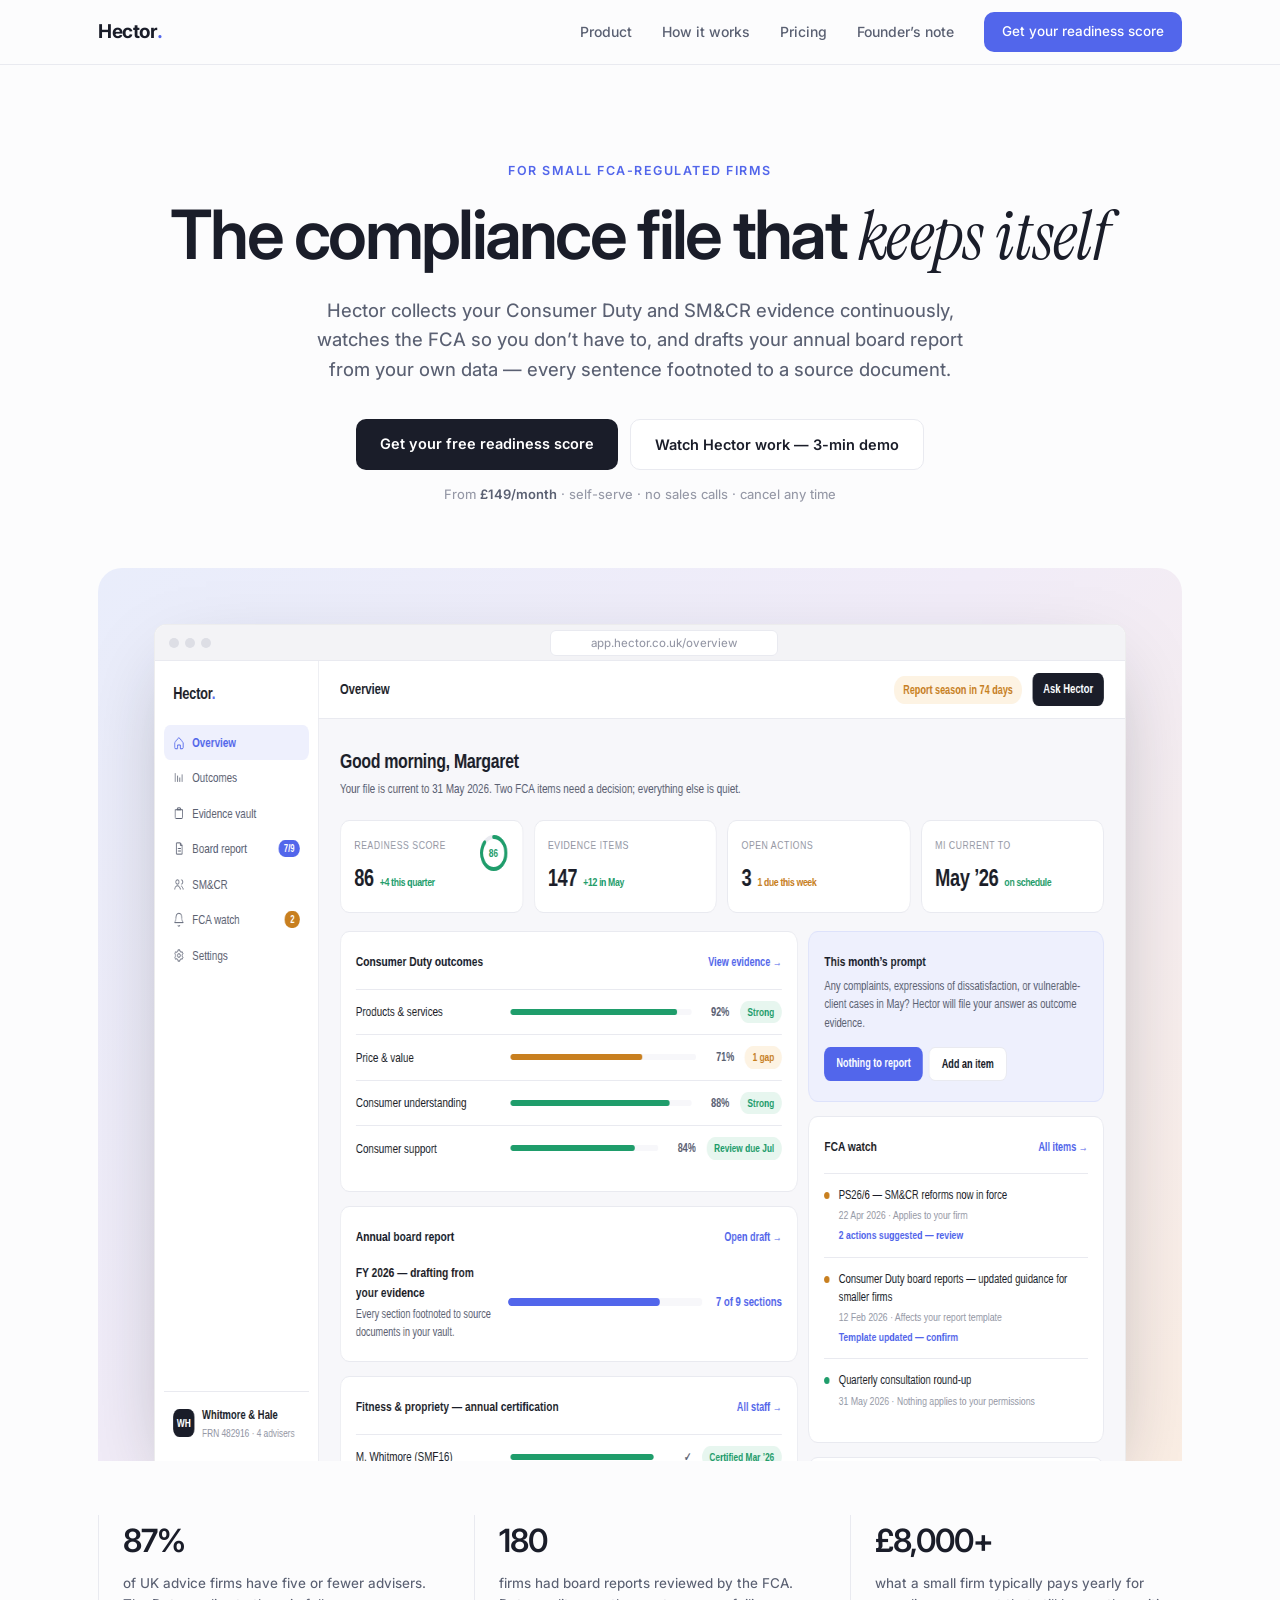
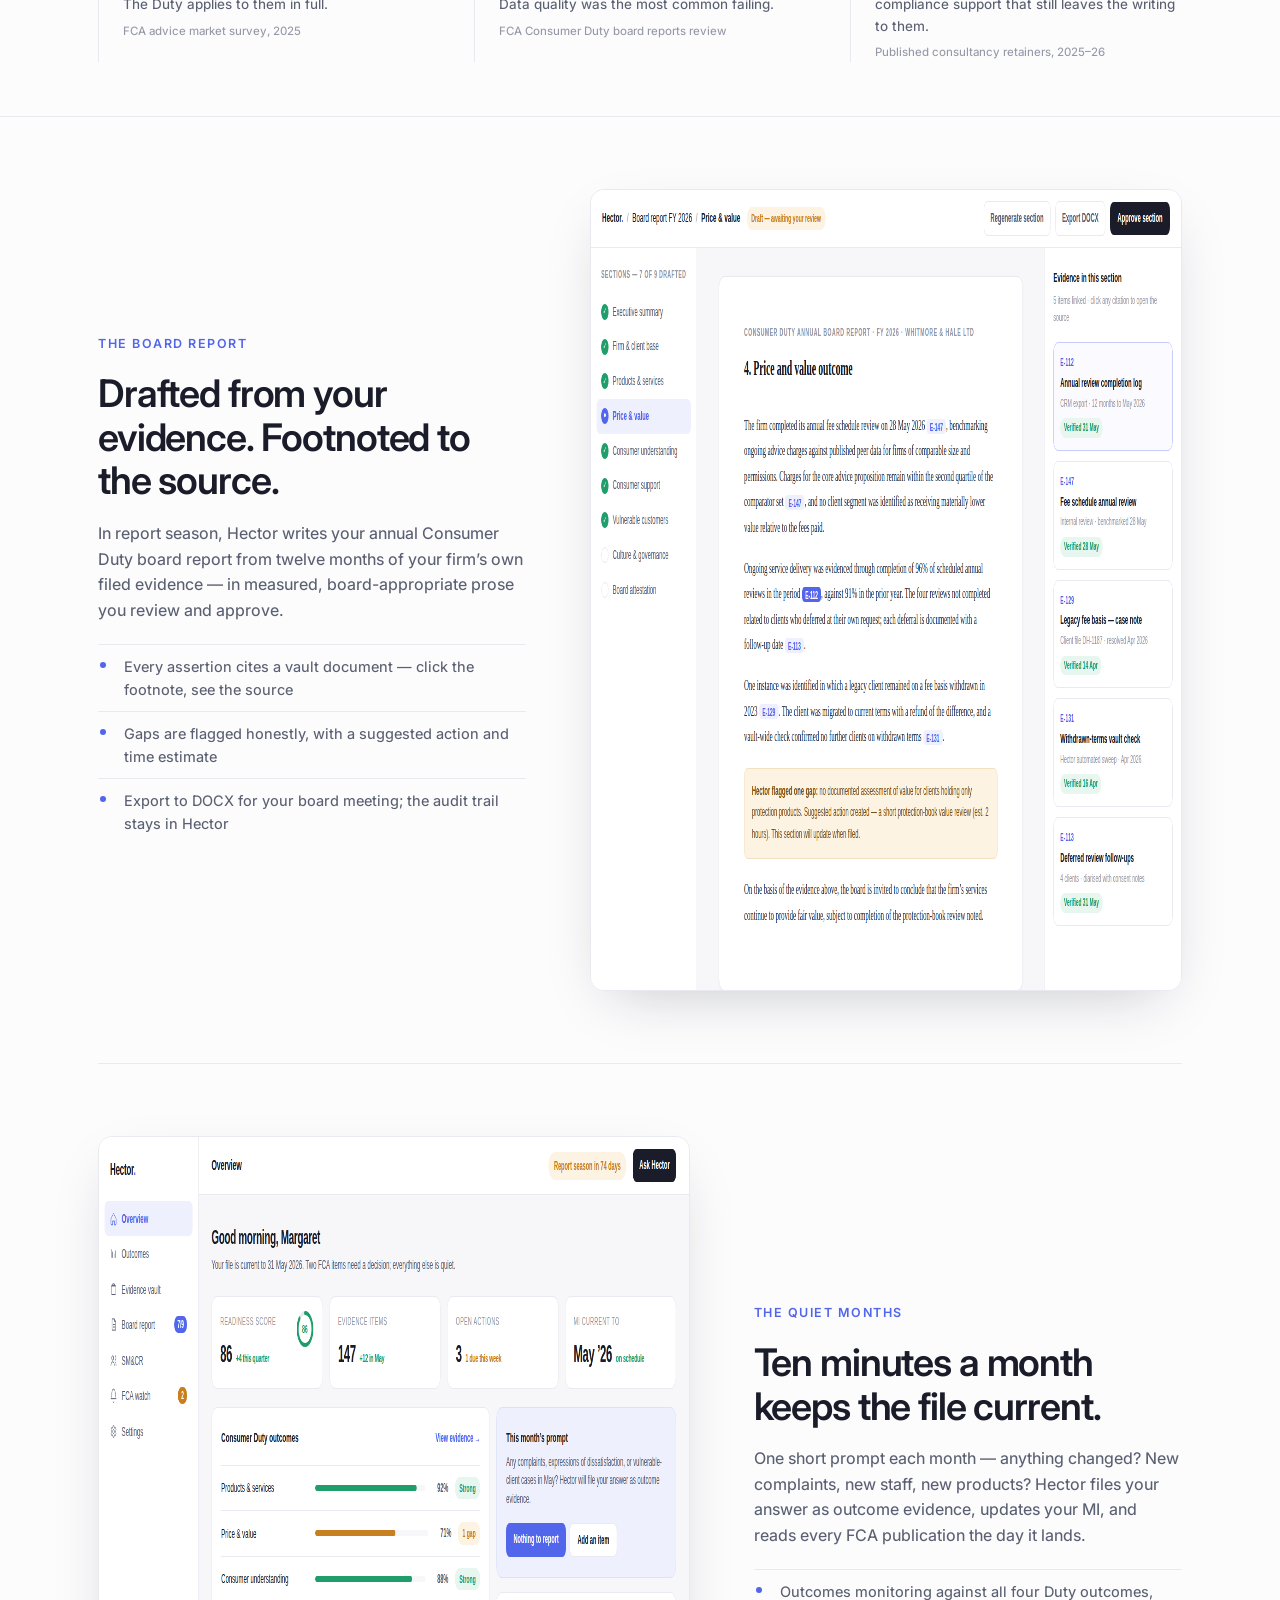
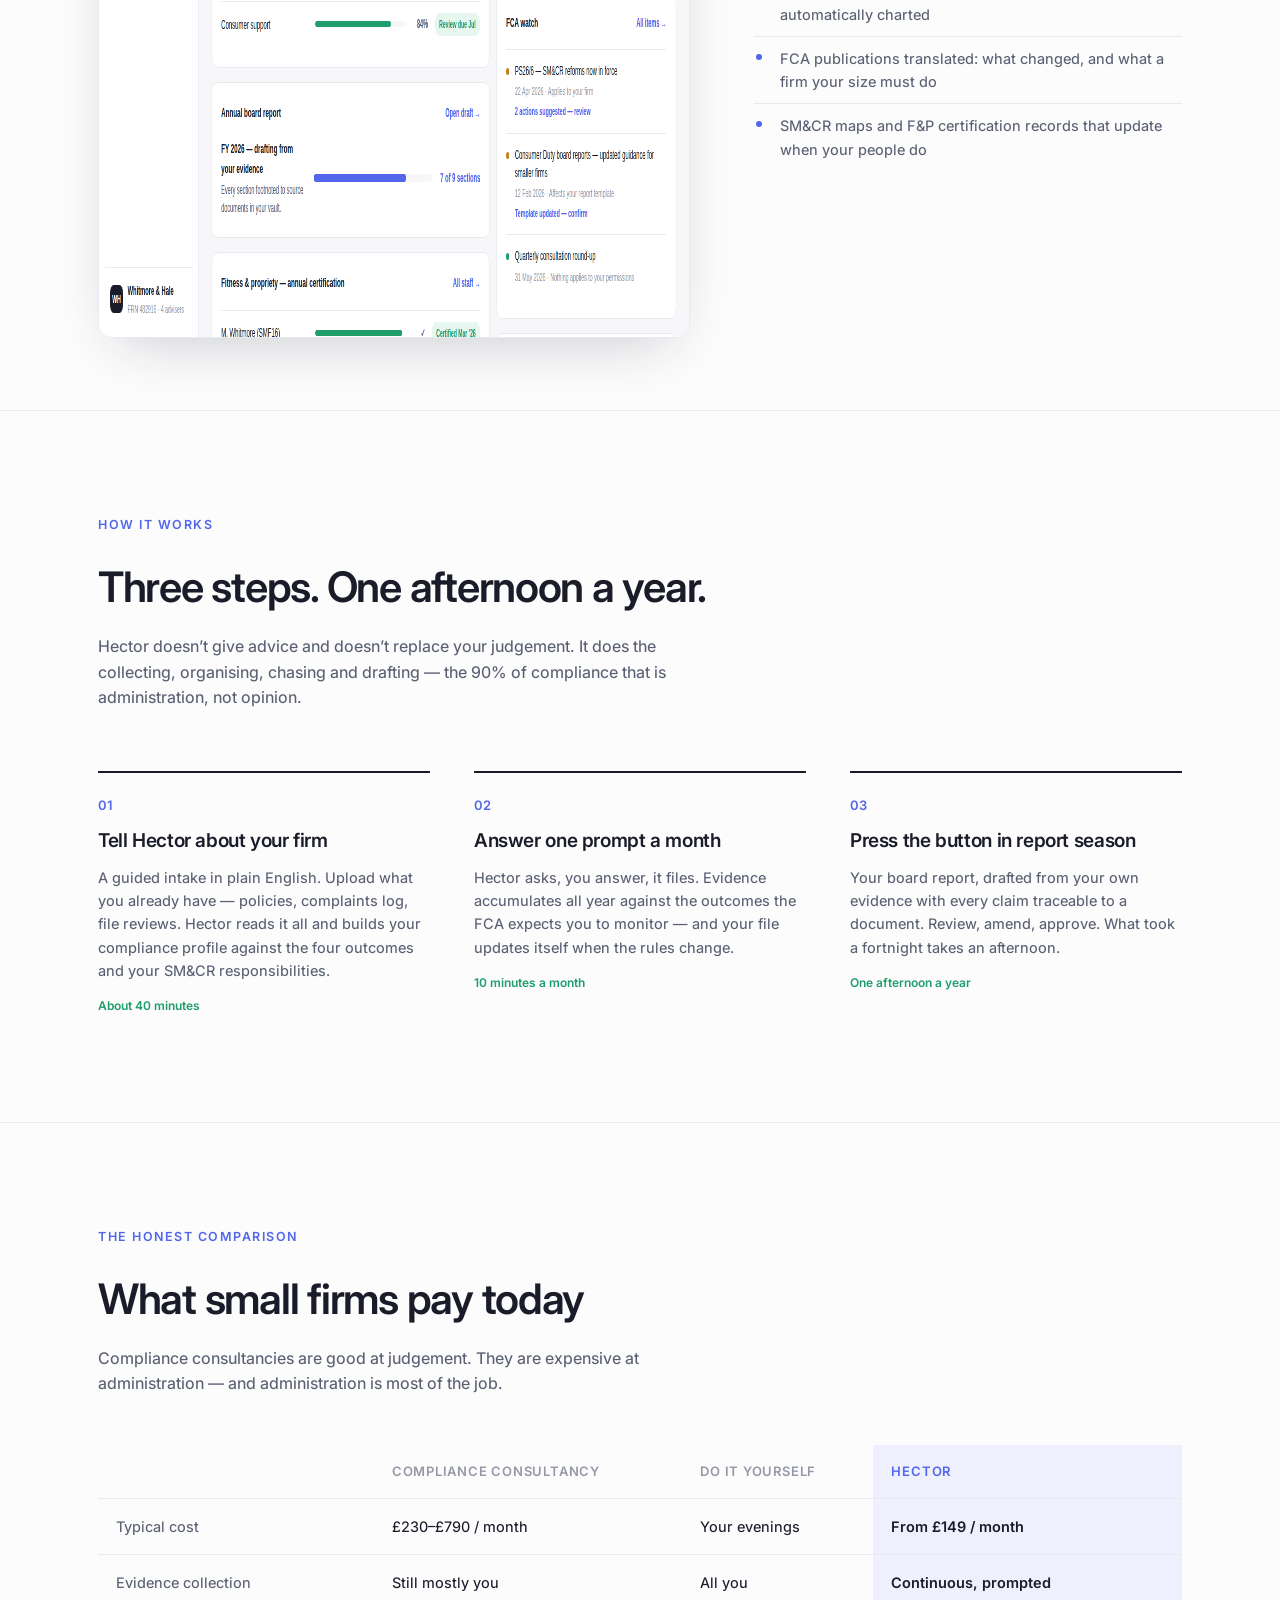
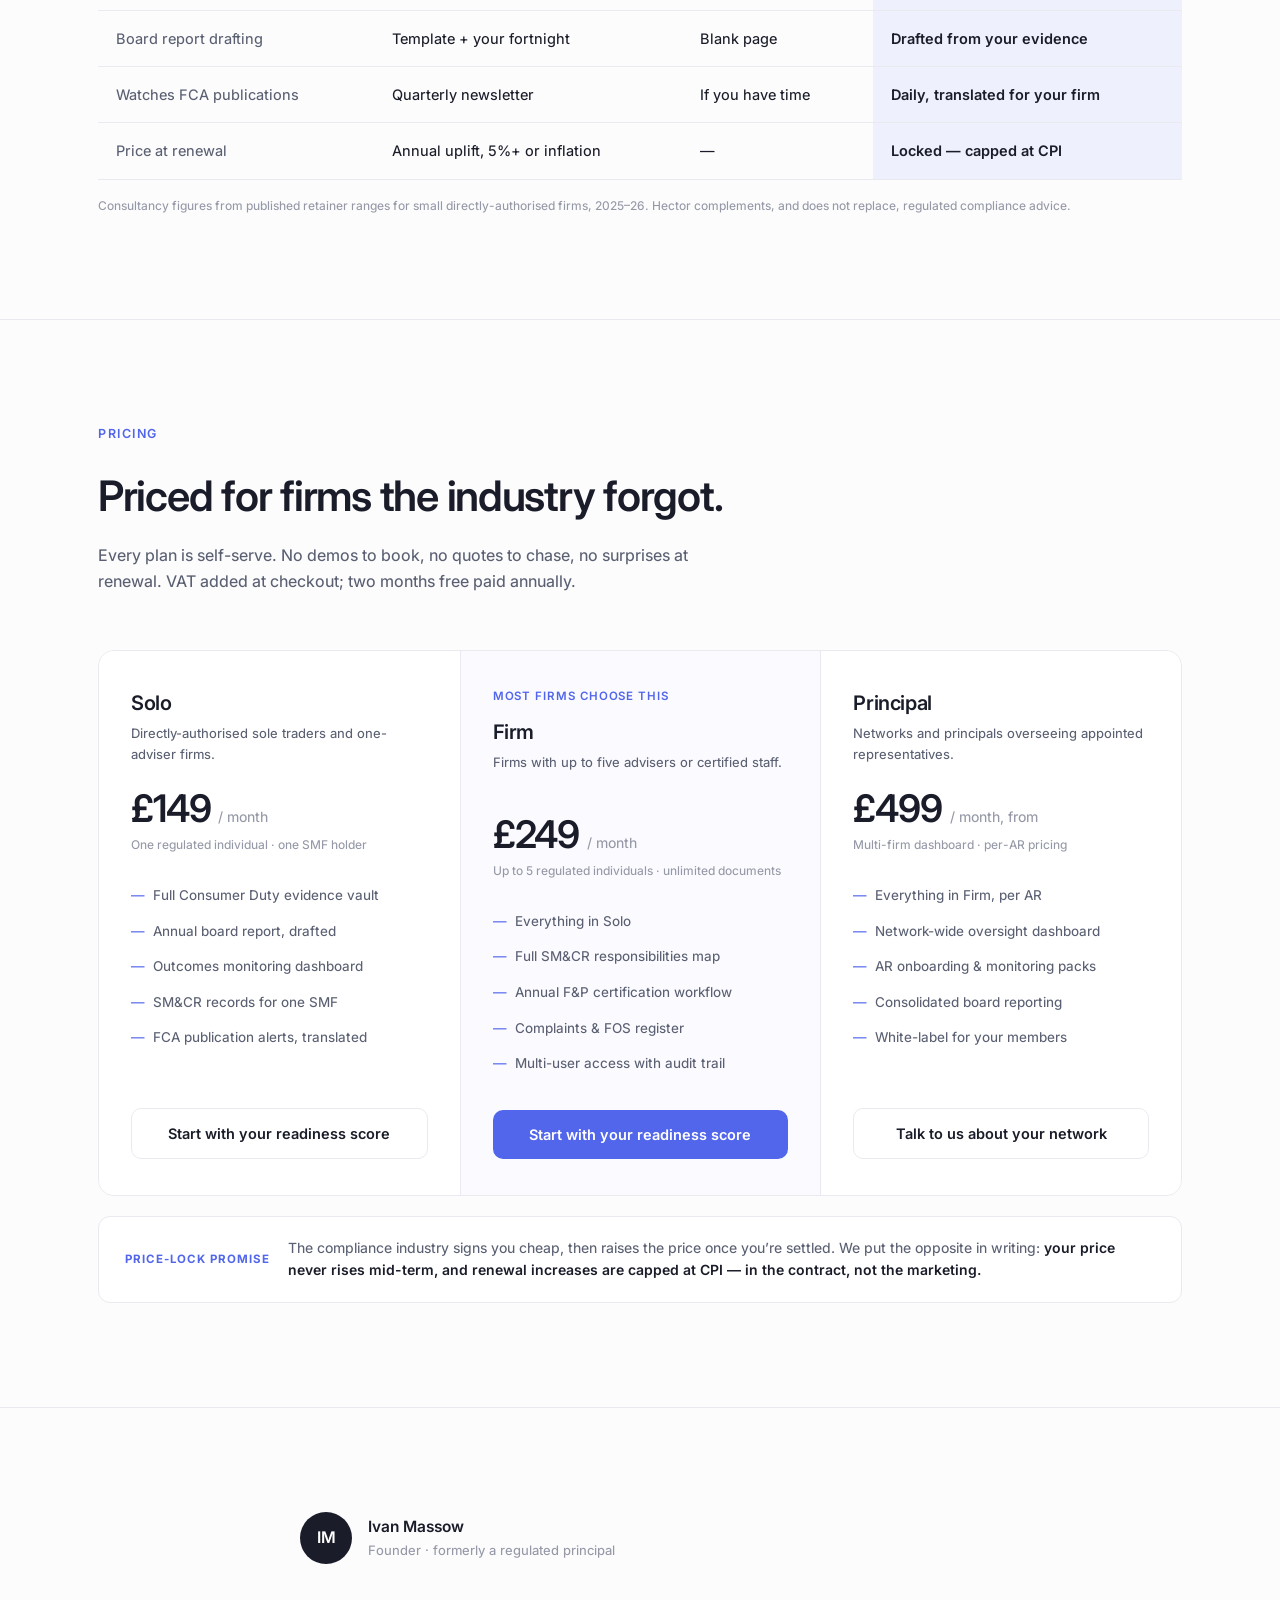
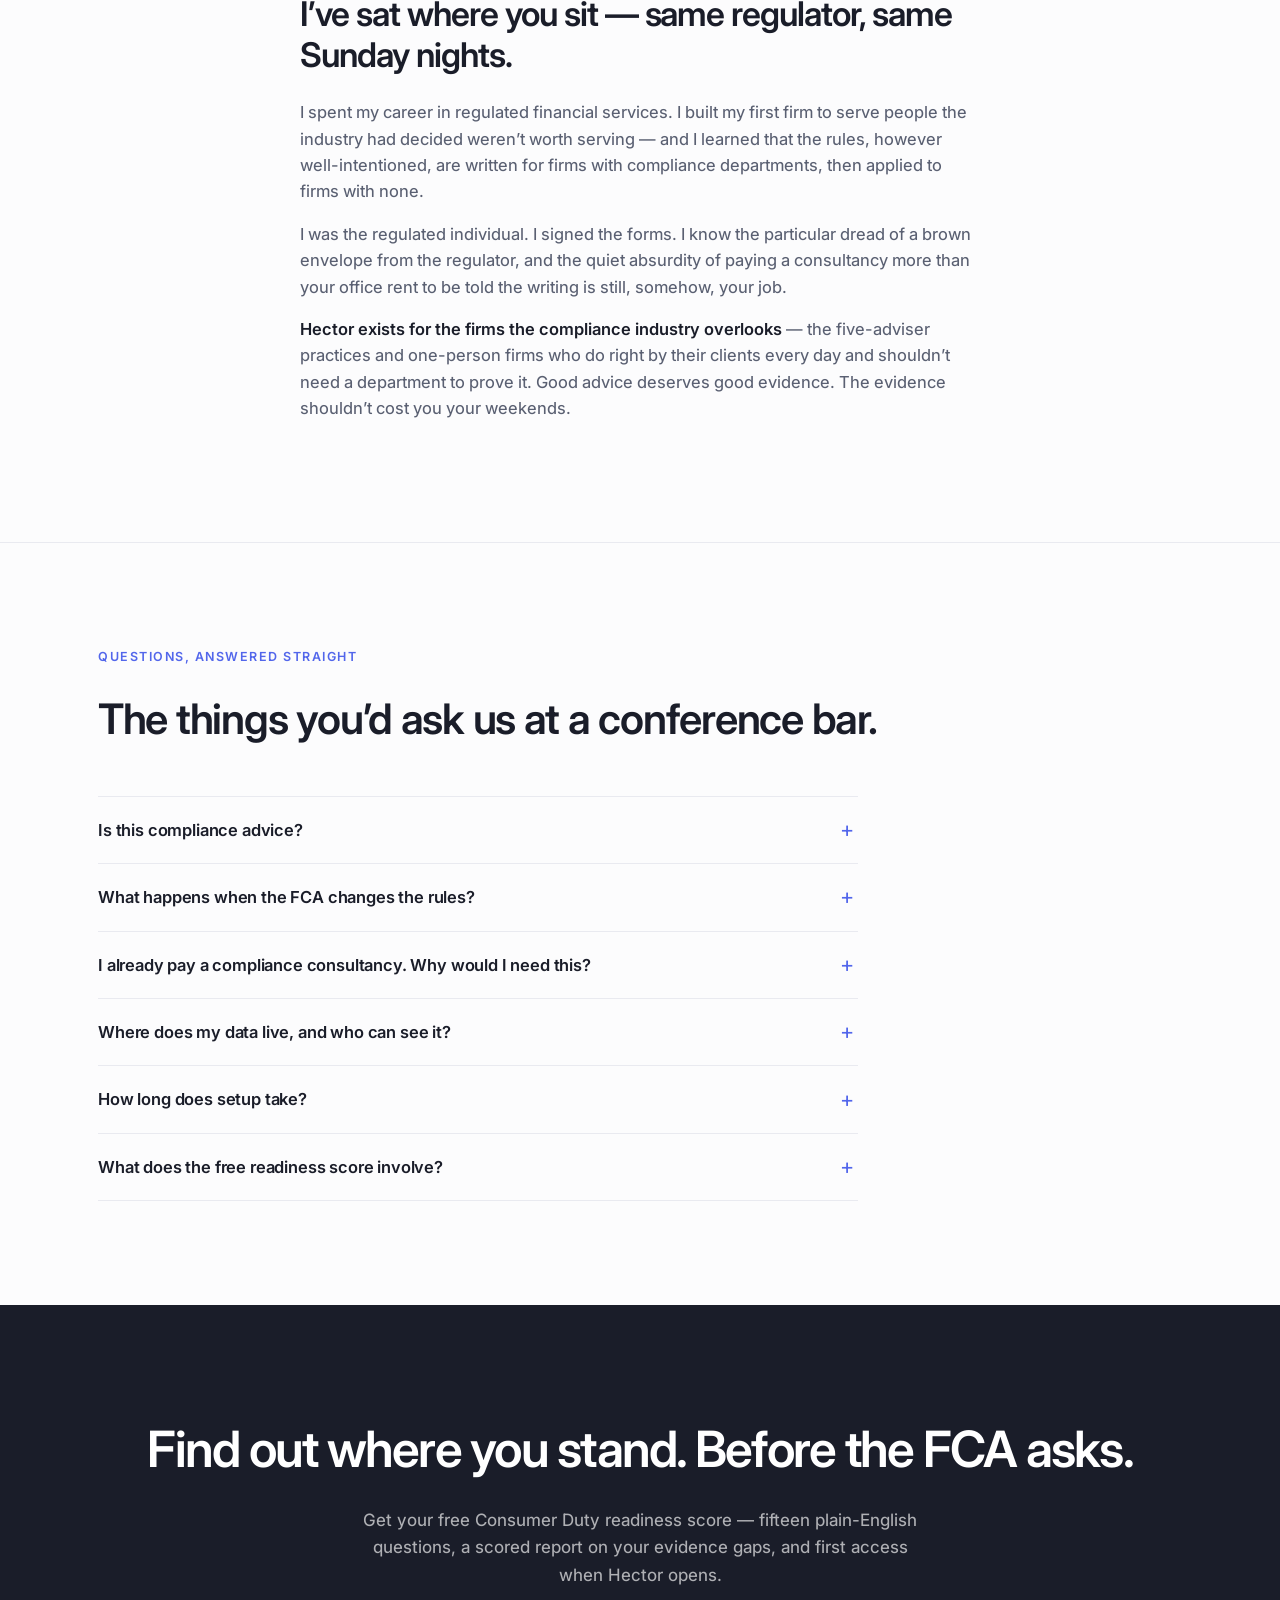
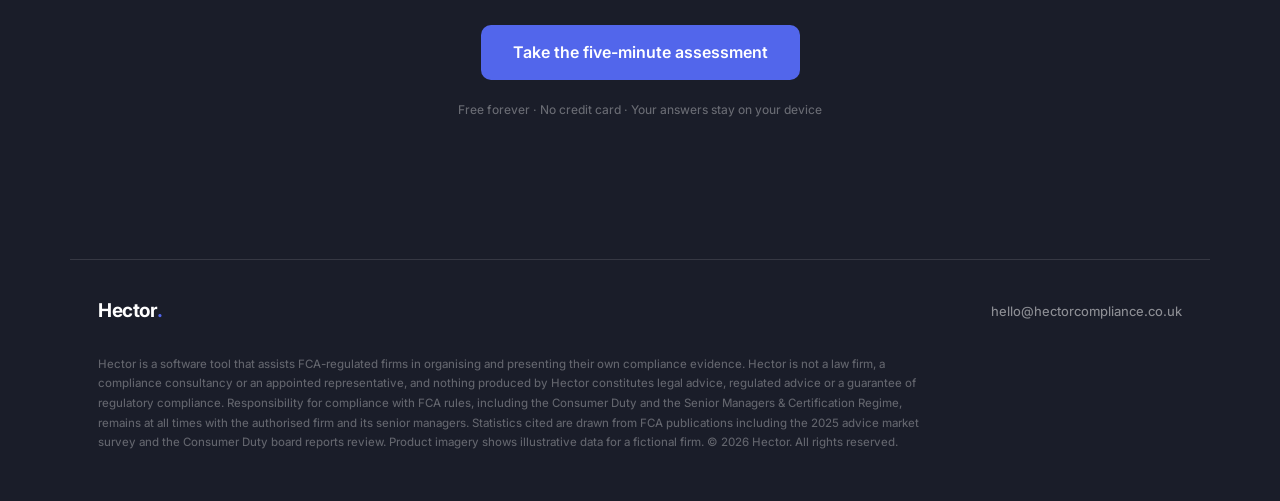
<file: hector/index.html>
<!DOCTYPE html>
<html lang="en-GB">
<head>
<meta charset="UTF-8">
<meta name="viewport" content="width=device-width, initial-scale=1.0">
<title>Hector — Consumer Duty &amp; SM&amp;CR, handled. For small FCA-regulated firms.</title>
<meta name="description" content="Hector keeps your Consumer Duty and SM&CR evidence continuously, then drafts your annual board report from your own data. For small FCA-regulated firms. From £149/month.">
<link rel="preconnect" href="https://fonts.googleapis.com">
<link rel="preconnect" href="https://fonts.gstatic.com" crossorigin>
<link href="https://fonts.googleapis.com/css2?family=Inter:wght@400;450;500;600;700&family=Instrument+Serif:ital@1&display=swap" rel="stylesheet">
<style>
  :root {
    --bg: #fcfcfd;
    --panel: #ffffff;
    --ink: #1a1d29;
    --soft: #5a6072;
    --faint: #9598a6;
    --line: #e9eaf0;
    --accent: #5266eb;
    --accent-deep: #3d4fd0;
    --accent-soft: #eef0fd;
    --green: #1f9d6b;
    --amber: #c87f1f;
    --max: 1140px;
  }
  * { margin:0; padding:0; box-sizing:border-box; }
  html { scroll-behavior:smooth; }
  body {
    font-family:'Inter',-apple-system,sans-serif;
    font-size:16px; line-height:1.6; font-weight:450;
    color:var(--ink); background:var(--bg);
    -webkit-font-smoothing:antialiased;
  }
  .wrap { max-width:var(--max); margin:0 auto; padding:0 28px; }
  h1,h2,h3 { font-weight:600; letter-spacing:-0.03em; }
  section { padding:104px 0; }
  .kicker {
    font-size:12.5px; font-weight:600; letter-spacing:.12em; text-transform:uppercase;
    color:var(--accent); margin-bottom:18px;
  }
  .btn {
    display:inline-block; font-size:14.5px; font-weight:600;
    padding:13px 24px; border-radius:10px; text-decoration:none;
    transition:all .15s ease; cursor:pointer; border:none;
  }
  .btn-ink { background:var(--ink); color:#fff; }
  .btn-ink:hover { background:#000; transform:translateY(-1px); }
  .btn-accent { background:var(--accent); color:#fff; }
  .btn-accent:hover { background:var(--accent-deep); transform:translateY(-1px); }
  .btn-ghost { background:#fff; color:var(--ink); border:1px solid var(--line); }
  .btn-ghost:hover { border-color:var(--faint); }
  .serif-i { font-family:'Instrument Serif',Georgia,serif; font-style:italic; font-weight:400; letter-spacing:-0.01em; }

  /* nav */
  nav {
    position:sticky; top:0; z-index:50;
    background:rgba(252,252,253,.85); backdrop-filter:blur(14px);
    border-bottom:1px solid var(--line);
  }
  .nav-inner { display:flex; align-items:center; justify-content:space-between; height:64px; }
  .logo { font-size:19px; font-weight:700; letter-spacing:-0.02em; color:var(--ink); text-decoration:none; }
  .logo span { color:var(--accent); }
  .nav-links { display:flex; gap:30px; align-items:center; }
  .nav-links a { font-size:14px; font-weight:500; color:var(--soft); text-decoration:none; }
  .nav-links a:hover { color:var(--ink); }
  .nav-cta { font-size:13.5px !important; padding:9px 18px !important; color:#fff !important; }
  @media (max-width:860px) { .nav-links a:not(.btn) { display:none; } }

  /* hero */
  .hero { padding:96px 0 0; text-align:center; }
  .hero h1 {
    font-size:clamp(40px,5.6vw,68px); line-height:1.04; letter-spacing:-0.04em;
    max-width:15em; margin:0 auto 24px;
  }
  .hero .lede { font-size:18.5px; color:var(--soft); max-width:36em; margin:0 auto 34px; }
  .hero-ctas { display:flex; gap:12px; justify-content:center; flex-wrap:wrap; margin-bottom:14px; }
  .hero-note { font-size:13px; color:var(--faint); }
  .hero-note b { color:var(--soft); font-weight:600; }

  .shot-stage {
    margin-top:64px; padding:56px 56px 0;
    background:linear-gradient(135deg,#e9edfb 0%,#f1ecf8 45%,#fbeee4 100%);
    border-radius:24px 24px 0 0; overflow:hidden;
  }
  .browser {
    border-radius:12px 12px 0 0; overflow:hidden;
    box-shadow:0 30px 80px -24px rgba(26,29,41,.35);
    border:1px solid rgba(26,29,41,.08); border-bottom:none;
    background:#fff;
  }
  .browser .bar {
    height:36px; background:#f3f3f6; border-bottom:1px solid var(--line);
    display:flex; align-items:center; gap:6px; padding:0 14px;
  }
  .browser .bar i { width:10px; height:10px; border-radius:50%; background:#dddee5; }
  .browser .bar .url {
    margin:0 auto; font-size:11.5px; color:var(--faint);
    background:#fff; border:1px solid var(--line); border-radius:6px; padding:3px 40px;
  }
  .browser img { width:100%; display:block; }
  @media (max-width:700px) { .shot-stage { padding:24px 18px 0; } }

  /* stat strip */
  .strip { border-bottom:1px solid var(--line); padding:54px 0; }
  .strip .wrap { display:grid; grid-template-columns:repeat(3,1fr); gap:44px; }
  .strip .stat { border-left:1px solid var(--line); padding-left:24px; }
  .strip .n { font-size:32px; font-weight:600; letter-spacing:-0.03em; }
  .strip .l { font-size:13.5px; color:var(--soft); margin-top:6px; }
  .strip .s { font-size:11.5px; color:var(--faint); margin-top:6px; }
  @media (max-width:860px) { .strip .wrap { grid-template-columns:1fr; gap:28px; } }

  /* feature rows */
  .feature .row {
    display:grid; grid-template-columns:0.42fr 0.58fr; gap:64px; align-items:center;
    padding:72px 0;
  }
  .feature .row + .row { border-top:1px solid var(--line); }
  .feature .row.flip { grid-template-columns:0.58fr 0.42fr; }
  .feature h2 { font-size:clamp(28px,3.2vw,38px); line-height:1.15; margin-bottom:18px; }
  .feature p { color:var(--soft); margin-bottom:14px; font-size:16px; }
  .feature ul { list-style:none; margin-top:20px; }
  .feature ul li {
    font-size:14.5px; color:var(--soft); padding:10px 0 10px 26px;
    border-top:1px solid var(--line); position:relative;
  }
  .feature ul li::before {
    content:""; position:absolute; left:2px; top:17px;
    width:6px; height:6px; border-radius:50%; background:var(--accent);
  }
  .shot-card {
    border-radius:14px; overflow:hidden;
    border:1px solid var(--line);
    box-shadow:0 20px 56px -22px rgba(26,29,41,.25);
  }
  .shot-card img { width:100%; display:block; }
  @media (max-width:880px) {
    .feature .row, .feature .row.flip { grid-template-columns:1fr; gap:36px; }
    .feature .row.flip .shot-card { order:2; }
  }

  /* how */
  .how { border-top:1px solid var(--line); }
  .how h2 { font-size:clamp(30px,3.6vw,42px); margin-bottom:14px; }
  .how .sub { color:var(--soft); max-width:38em; margin-bottom:60px; }
  .how-grid { display:grid; grid-template-columns:repeat(3,1fr); gap:44px; }
  .how-step { border-top:2px solid var(--ink); padding-top:22px; }
  .how-step .n { font-size:13px; font-weight:600; color:var(--accent); margin-bottom:10px; }
  .how-step h3 { font-size:19px; margin-bottom:10px; letter-spacing:-0.02em; }
  .how-step p { font-size:14.5px; color:var(--soft); }
  .how-step .t { display:inline-block; margin-top:14px; font-size:12px; font-weight:600; color:var(--green); }
  @media (max-width:860px) { .how-grid { grid-template-columns:1fr; gap:32px; } }

  /* comparison */
  .compare { border-top:1px solid var(--line); }
  .compare h2 { font-size:clamp(30px,3.6vw,42px); margin-bottom:14px; }
  .compare .sub { color:var(--soft); margin-bottom:48px; max-width:38em; }
  .comp-table { width:100%; border-collapse:collapse; }
  .comp-table th, .comp-table td {
    padding:16px 18px; text-align:left; font-size:14.5px;
    border-bottom:1px solid var(--line);
  }
  .comp-table th { font-size:13px; font-weight:600; color:var(--faint); text-transform:uppercase; letter-spacing:.06em; }
  .comp-table th.hl, .comp-table td.hl { background:var(--accent-soft); }
  .comp-table th.hl { color:var(--accent); }
  .comp-table td.hl { font-weight:600; }
  .comp-table td:first-child { color:var(--soft); }
  .comp-note { font-size:12px; color:var(--faint); margin-top:16px; }

  /* pricing */
  .pricing { border-top:1px solid var(--line); }
  .pricing h2 { font-size:clamp(30px,3.6vw,42px); margin-bottom:14px; }
  .pricing .sub { color:var(--soft); margin-bottom:56px; max-width:38em; }
  .tiers { display:grid; grid-template-columns:repeat(3,1fr); gap:0; border:1px solid var(--line); border-radius:16px; overflow:hidden; }
  .tier { padding:36px 32px; background:var(--panel); display:flex; flex-direction:column; }
  .tier + .tier { border-left:1px solid var(--line); }
  .tier.popular { background:#fbfbff; position:relative; }
  .tier .flag { font-size:11.5px; font-weight:600; color:var(--accent); letter-spacing:.08em; text-transform:uppercase; margin-bottom:10px; }
  .tier h3 { font-size:20px; margin-bottom:4px; letter-spacing:-0.02em; }
  .tier .who { font-size:13px; color:var(--soft); margin-bottom:24px; min-height:3em; }
  .tier .price { font-size:38px; font-weight:600; letter-spacing:-0.03em; line-height:1; }
  .tier .price span { font-size:14px; color:var(--faint); font-weight:450; letter-spacing:0; }
  .tier .per { font-size:12px; color:var(--faint); margin:8px 0 24px; }
  .tier ul { list-style:none; flex-grow:1; margin-bottom:28px; }
  .tier ul li { font-size:13.5px; color:var(--soft); padding:7px 0 7px 22px; position:relative; }
  .tier ul li::before { content:"—"; position:absolute; left:0; color:var(--accent); }
  .tier .btn { text-align:center; }
  .lock {
    margin-top:20px; border:1px solid var(--line); border-radius:12px;
    padding:20px 26px; display:flex; gap:18px; align-items:center; background:var(--panel);
  }
  .lock .tag { font-size:11.5px; font-weight:700; letter-spacing:.08em; text-transform:uppercase; color:var(--accent); white-space:nowrap; }
  .lock p { font-size:14px; color:var(--soft); }
  .lock p b { color:var(--ink); font-weight:600; }
  @media (max-width:920px) {
    .tiers { grid-template-columns:1fr; }
    .tier + .tier { border-left:none; border-top:1px solid var(--line); }
    .lock { flex-direction:column; align-items:flex-start; gap:8px; }
  }

  /* founder */
  .founder { border-top:1px solid var(--line); }
  .founder .inner { max-width:680px; margin:0 auto; text-align:left; }
  .founder .head { display:flex; align-items:center; gap:16px; margin-bottom:30px; }
  .founder .pic {
    width:52px; height:52px; border-radius:50%; flex-shrink:0;
    background:var(--ink); color:#fff; display:flex; align-items:center; justify-content:center;
    font-size:16px; font-weight:600;
  }
  .founder .head .n { font-weight:600; font-size:15.5px; }
  .founder .head .r { font-size:13px; color:var(--faint); }
  .founder h2 { font-size:clamp(26px,3vw,34px); line-height:1.2; margin-bottom:24px; }
  .founder p { color:var(--soft); margin-bottom:16px; font-size:16.5px; }
  .founder p b { color:var(--ink); font-weight:600; }

  /* faq */
  .faq { border-top:1px solid var(--line); }
  .faq h2 { font-size:clamp(30px,3.6vw,42px); margin-bottom:44px; }
  .faq-list { max-width:760px; }
  details { border-top:1px solid var(--line); }
  details:last-child { border-bottom:1px solid var(--line); }
  details summary {
    font-size:16.5px; font-weight:600; letter-spacing:-0.01em;
    padding:20px 40px 20px 0; cursor:pointer; list-style:none; position:relative;
  }
  details summary::-webkit-details-marker { display:none; }
  details summary::after {
    content:"+"; position:absolute; right:4px; top:50%; transform:translateY(-50%);
    font-size:22px; font-weight:400; color:var(--accent); transition:transform .2s ease;
  }
  details[open] summary::after { transform:translateY(-50%) rotate(45deg); }
  details p { color:var(--soft); padding:0 40px 22px 0; font-size:15px; }

  /* final */
  .final { background:var(--ink); color:#fff; text-align:center; padding:104px 0; }
  .final h2 { font-size:clamp(32px,4.2vw,50px); letter-spacing:-0.035em; margin-bottom:18px; }
  .final p { color:rgba(255,255,255,.65); max-width:33em; margin:0 auto 36px; font-size:17px; }
  .score-form { display:flex; gap:10px; justify-content:center; flex-wrap:wrap; max-width:540px; margin:0 auto; }
  .score-form input {
    flex:1; min-width:250px; font-family:'Inter',sans-serif; font-size:15px;
    padding:13px 18px; border-radius:10px;
    border:1px solid rgba(255,255,255,.22); background:rgba(255,255,255,.07); color:#fff; outline:none;
  }
  .score-form input::placeholder { color:rgba(255,255,255,.4); }
  .score-form input:focus { border-color:var(--accent); }
  .final .fine { font-size:12px; color:rgba(255,255,255,.35); margin-top:20px; }

  footer { background:var(--ink); color:rgba(255,255,255,.5); padding:0 0 48px; font-size:13px; }
  footer .wrap { border-top:1px solid rgba(255,255,255,.12); padding-top:36px; }
  footer .frow { display:flex; justify-content:space-between; align-items:center; flex-wrap:wrap; gap:16px; margin-bottom:28px; }
  footer .logo { color:#fff; }
  footer .disclaimer { font-size:11.5px; line-height:1.7; color:rgba(255,255,255,.32); max-width:72em; }
</style>
</head>
<body>

<nav>
  <div class="wrap nav-inner">
    <a class="logo" href="#">Hector<span>.</span></a>
    <div class="nav-links">
      <a href="#product">Product</a>
      <a href="#how">How it works</a>
      <a href="#pricing">Pricing</a>
      <a href="#founder">Founder’s note</a>
      <a href="score/" class="btn btn-accent nav-cta">Get your readiness score</a>
    </div>
  </div>
</nav>

<header class="hero">
  <div class="wrap">
    <div class="kicker">For small FCA-regulated firms</div>
    <h1>The compliance file that <span class="serif-i">keeps itself</span></h1>
    <p class="lede">Hector collects your Consumer Duty and SM&amp;CR evidence continuously, watches the FCA so you don’t have to, and drafts your annual board report from your own data — every sentence footnoted to a source document.</p>
    <div class="hero-ctas">
      <a href="score/" class="btn btn-ink">Get your free readiness score</a>
      <a href="demo/" class="btn btn-ghost">Watch Hector work — 3-min demo</a>
    </div>
    <p class="hero-note">From <b>£149/month</b> · self-serve · no sales calls · cancel any time</p>
    <div class="shot-stage" id="product">
      <div class="browser">
        <div class="bar"><i></i><i></i><i></i><span class="url">app.hector.co.uk/overview</span></div>
        <img src="assets/dashboard.png" alt="Hector dashboard — Consumer Duty outcomes, evidence vault, FCA watch and board report progress" width="1280" height="800">
      </div>
    </div>
  </div>
</header>

<div class="strip">
  <div class="wrap">
    <div class="stat">
      <div class="n">87%</div>
      <div class="l">of UK advice firms have five or fewer advisers. The Duty applies to them in full.</div>
      <div class="s">FCA advice market survey, 2025</div>
    </div>
    <div class="stat">
      <div class="n">180</div>
      <div class="l">firms had board reports reviewed by the FCA. Data quality was the most common failing.</div>
      <div class="s">FCA Consumer Duty board reports review</div>
    </div>
    <div class="stat">
      <div class="n">£8,000+</div>
      <div class="l">what a small firm typically pays yearly for compliance support that still leaves the writing to them.</div>
      <div class="s">Published consultancy retainers, 2025–26</div>
    </div>
  </div>
</div>

<section class="feature" style="padding:0;">
  <div class="wrap">
    <div class="row">
      <div>
        <div class="kicker">The board report</div>
        <h2>Drafted from your evidence. Footnoted to the source.</h2>
        <p>In report season, Hector writes your annual Consumer Duty board report from twelve months of your firm’s own filed evidence — in measured, board-appropriate prose you review and approve.</p>
        <ul>
          <li>Every assertion cites a vault document — click the footnote, see the source</li>
          <li>Gaps are flagged honestly, with a suggested action and time estimate</li>
          <li>Export to DOCX for your board meeting; the audit trail stays in Hector</li>
        </ul>
      </div>
      <div class="shot-card"><img src="assets/report.png" alt="Hector board report editor — drafted Price &amp; value section with evidence citations" width="1280" height="800"></div>
    </div>
    <div class="row flip">
      <div class="shot-card"><img src="assets/dashboard.png" alt="Hector overview dashboard" width="1280" height="800"></div>
      <div>
        <div class="kicker">The quiet months</div>
        <h2>Ten minutes a month keeps the file current.</h2>
        <p>One short prompt each month — anything changed? New complaints, new staff, new products? Hector files your answer as outcome evidence, updates your MI, and reads every FCA publication the day it lands.</p>
        <ul>
          <li>Outcomes monitoring against all four Duty outcomes, automatically charted</li>
          <li>FCA publications translated: what changed, and what a firm your size must do</li>
          <li>SM&amp;CR maps and F&amp;P certification records that update when your people do</li>
        </ul>
      </div>
    </div>
  </div>
</section>

<section class="how" id="how">
  <div class="wrap">
    <div class="kicker">How it works</div>
    <h2>Three steps. One afternoon a year.</h2>
    <p class="sub">Hector doesn’t give advice and doesn’t replace your judgement. It does the collecting, organising, chasing and drafting — the 90% of compliance that is administration, not opinion.</p>
    <div class="how-grid">
      <div class="how-step">
        <div class="n">01</div>
        <h3>Tell Hector about your firm</h3>
        <p>A guided intake in plain English. Upload what you already have — policies, complaints log, file reviews. Hector reads it all and builds your compliance profile against the four outcomes and your SM&amp;CR responsibilities.</p>
        <span class="t">About 40 minutes</span>
      </div>
      <div class="how-step">
        <div class="n">02</div>
        <h3>Answer one prompt a month</h3>
        <p>Hector asks, you answer, it files. Evidence accumulates all year against the outcomes the FCA expects you to monitor — and your file updates itself when the rules change.</p>
        <span class="t">10 minutes a month</span>
      </div>
      <div class="how-step">
        <div class="n">03</div>
        <h3>Press the button in report season</h3>
        <p>Your board report, drafted from your own evidence with every claim traceable to a document. Review, amend, approve. What took a fortnight takes an afternoon.</p>
        <span class="t">One afternoon a year</span>
      </div>
    </div>
  </div>
</section>

<section class="compare">
  <div class="wrap">
    <div class="kicker">The honest comparison</div>
    <h2>What small firms pay today</h2>
    <p class="sub">Compliance consultancies are good at judgement. They are expensive at administration — and administration is most of the job.</p>
    <table class="comp-table">
      <tr><th></th><th>Compliance consultancy</th><th>Do it yourself</th><th class="hl">Hector</th></tr>
      <tr><td>Typical cost</td><td>£230–£790 / month</td><td>Your evenings</td><td class="hl">From £149 / month</td></tr>
      <tr><td>Evidence collection</td><td>Still mostly you</td><td>All you</td><td class="hl">Continuous, prompted</td></tr>
      <tr><td>Board report drafting</td><td>Template + your fortnight</td><td>Blank page</td><td class="hl">Drafted from your evidence</td></tr>
      <tr><td>Watches FCA publications</td><td>Quarterly newsletter</td><td>If you have time</td><td class="hl">Daily, translated for your firm</td></tr>
      <tr><td>Price at renewal</td><td>Annual uplift, 5%+ or inflation</td><td>—</td><td class="hl">Locked — capped at CPI</td></tr>
    </table>
    <p class="comp-note">Consultancy figures from published retainer ranges for small directly-authorised firms, 2025–26. Hector complements, and does not replace, regulated compliance advice.</p>
  </div>
</section>

<section class="pricing" id="pricing">
  <div class="wrap">
    <div class="kicker">Pricing</div>
    <h2>Priced for firms the industry forgot.</h2>
    <p class="sub">Every plan is self-serve. No demos to book, no quotes to chase, no surprises at renewal. VAT added at checkout; two months free paid annually.</p>
    <div class="tiers">
      <div class="tier">
        <h3>Solo</h3>
        <p class="who">Directly-authorised sole traders and one-adviser firms.</p>
        <div class="price">£149 <span>/ month</span></div>
        <p class="per">One regulated individual · one SMF holder</p>
        <ul>
          <li>Full Consumer Duty evidence vault</li>
          <li>Annual board report, drafted</li>
          <li>Outcomes monitoring dashboard</li>
          <li>SM&amp;CR records for one SMF</li>
          <li>FCA publication alerts, translated</li>
        </ul>
        <a href="score/" class="btn btn-ghost">Start with your readiness score</a>
      </div>
      <div class="tier popular">
        <div class="flag">Most firms choose this</div>
        <h3>Firm</h3>
        <p class="who">Firms with up to five advisers or certified staff.</p>
        <div class="price">£249 <span>/ month</span></div>
        <p class="per">Up to 5 regulated individuals · unlimited documents</p>
        <ul>
          <li>Everything in Solo</li>
          <li>Full SM&amp;CR responsibilities map</li>
          <li>Annual F&amp;P certification workflow</li>
          <li>Complaints &amp; FOS register</li>
          <li>Multi-user access with audit trail</li>
        </ul>
        <a href="score/" class="btn btn-accent">Start with your readiness score</a>
      </div>
      <div class="tier">
        <h3>Principal</h3>
        <p class="who">Networks and principals overseeing appointed representatives.</p>
        <div class="price">£499 <span>/ month, from</span></div>
        <p class="per">Multi-firm dashboard · per-AR pricing</p>
        <ul>
          <li>Everything in Firm, per AR</li>
          <li>Network-wide oversight dashboard</li>
          <li>AR onboarding &amp; monitoring packs</li>
          <li>Consolidated board reporting</li>
          <li>White-label for your members</li>
        </ul>
        <a href="score/" class="btn btn-ghost">Talk to us about your network</a>
      </div>
    </div>
    <div class="lock">
      <span class="tag">Price-lock promise</span>
      <p>The compliance industry signs you cheap, then raises the price once you’re settled. We put the opposite in writing: <b>your price never rises mid-term, and renewal increases are capped at CPI — in the contract, not the marketing.</b></p>
    </div>
  </div>
</section>

<section class="founder" id="founder">
  <div class="wrap">
    <div class="inner">
      <div class="head">
        <div class="pic">IM</div>
        <div>
          <div class="n">Ivan Massow</div>
          <div class="r">Founder · formerly a regulated principal</div>
        </div>
      </div>
      <h2>I’ve sat where you sit — same regulator, same Sunday nights.</h2>
      <p>I spent my career in regulated financial services. I built my first firm to serve people the industry had decided weren’t worth serving — and I learned that the rules, however well-intentioned, are written for firms with compliance departments, then applied to firms with none.</p>
      <p>I was the regulated individual. I signed the forms. I know the particular dread of a brown envelope from the regulator, and the quiet absurdity of paying a consultancy more than your office rent to be told the writing is still, somehow, your job.</p>
      <p><b>Hector exists for the firms the compliance industry overlooks</b> — the five-adviser practices and one-person firms who do right by their clients every day and shouldn’t need a department to prove it. Good advice deserves good evidence. The evidence shouldn’t cost you your weekends.</p>
    </div>
  </div>
</section>

<section class="faq">
  <div class="wrap">
    <div class="kicker">Questions, answered straight</div>
    <h2>The things you’d ask us at a conference bar.</h2>
    <div class="faq-list">
      <details>
        <summary>Is this compliance advice?</summary>
        <p>No — and the distinction matters. Hector assembles, organises and drafts from <em>your</em> evidence and <em>your</em> decisions. It doesn’t judge whether a product is suitable or a practice compliant; that stays with you and, if you have one, your compliance consultant. Think of Hector as the world’s most diligent compliance administrator, not a compliance officer.</p>
      </details>
      <details>
        <summary>What happens when the FCA changes the rules?</summary>
        <p>That’s rather the point. Hector reads FCA publications as they land, works out what applies to a firm of your size and permissions, updates the relevant parts of your file, and tells you in plain English what changed and what (if anything) you need to do. Static policy libraries go stale; Hector rewrites itself.</p>
      </details>
      <details>
        <summary>I already pay a compliance consultancy. Why would I need this?</summary>
        <p>Keep them — for judgement. Most retainers still leave the evidence-gathering, MI and report-writing to you. Firms use Hector to do that administration continuously, then spend fewer consultancy hours on higher-value review. Some replace the retainer entirely; that’s your call, not our pitch.</p>
      </details>
      <details>
        <summary>Where does my data live, and who can see it?</summary>
        <p>UK-hosted, encrypted at rest and in transit, with a full audit trail of every access. Your client data is yours: we don’t train models on it, we don’t share it, and you can export or delete everything at any time. Full security documentation will be published before launch — we hold ourselves to the standard we help you evidence.</p>
      </details>
      <details>
        <summary>How long does setup take?</summary>
        <p>The guided intake takes about 40 minutes, and most firms have a working evidence vault the same day. No integration project, no consultant on site — if you can upload a PDF and answer plain-English questions about your firm, you can set up Hector.</p>
      </details>
      <details>
        <summary>What does the free readiness score involve?</summary>
        <p>Fifteen questions, five minutes, no credit card. You get a scored assessment of how your firm stands against the Consumer Duty evidence expectations the FCA set out in its board-report review — and which gaps to close first, whether or not you ever pay us a penny.</p>
      </details>
    </div>
  </div>
</section>

<section class="final" id="score">
  <div class="wrap">
    <h2>Find out where you stand. Before the FCA asks.</h2>
    <p>Get your free Consumer Duty readiness score — fifteen plain-English questions, a scored report on your evidence gaps, and first access when Hector opens.</p>
    <a href="score/" class="btn btn-accent" style="font-size:16px; padding:15px 32px;">Take the five-minute assessment</a>
    <p class="fine">Free forever · No credit card · Your answers stay on your device</p>
  </div>
</section>

<footer>
  <div class="wrap">
    <div class="frow">
      <a class="logo" href="#">Hector<span>.</span></a>
      <div>hello@hectorcompliance.co.uk</div>
    </div>
    <p class="disclaimer">Hector is a software tool that assists FCA-regulated firms in organising and presenting their own compliance evidence. Hector is not a law firm, a compliance consultancy or an appointed representative, and nothing produced by Hector constitutes legal advice, regulated advice or a guarantee of regulatory compliance. Responsibility for compliance with FCA rules, including the Consumer Duty and the Senior Managers &amp; Certification Regime, remains at all times with the authorised firm and its senior managers. Statistics cited are drawn from FCA publications including the 2025 advice market survey and the Consumer Duty board reports review. Product imagery shows illustrative data for a fictional firm. © 2026 Hector. All rights reserved.</p>
  </div>
</footer>

</body>
</html>
</file>
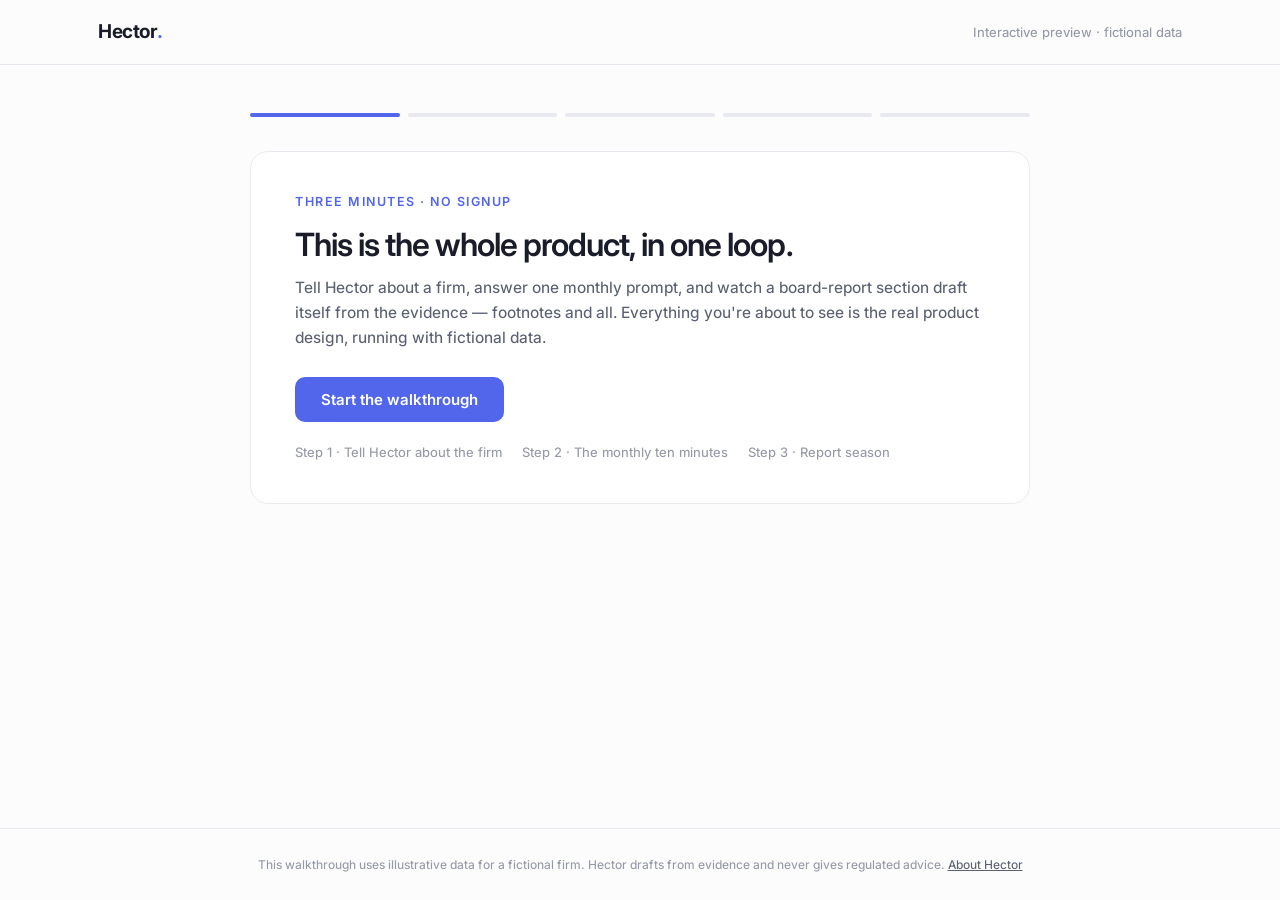
<file: hector/demo/index.html>
<!DOCTYPE html>
<html lang="en-GB">
<head>
<meta charset="UTF-8">
<meta name="viewport" content="width=device-width, initial-scale=1.0">
<title>See Hector work — a three-minute walkthrough</title>
<meta name="description" content="An interactive preview of Hector's core loop: tell it about your firm, answer one prompt a month, and watch your board report draft itself from your own evidence.">
<link rel="preconnect" href="https://fonts.googleapis.com">
<link rel="preconnect" href="https://fonts.gstatic.com" crossorigin>
<link href="https://fonts.googleapis.com/css2?family=Inter:wght@400;450;500;600;700&family=Source+Serif+4:opsz,wght@8..60,400;8..60,600&display=swap" rel="stylesheet">
<style>
  :root {
    --bg:#fcfcfd; --panel:#fff; --ink:#1a1d29; --soft:#5a6072; --faint:#9598a6;
    --line:#e9eaf0; --accent:#5266eb; --accent-deep:#3d4fd0; --accent-soft:#eef0fd;
    --green:#1f9d6b; --green-soft:#e7f6ef; --amber:#c87f1f; --amber-soft:#fdf3e3;
  }
  * { margin:0; padding:0; box-sizing:border-box; }
  body {
    font-family:'Inter',-apple-system,sans-serif; font-size:16px; line-height:1.6; font-weight:450;
    color:var(--ink); background:var(--bg); -webkit-font-smoothing:antialiased;
    min-height:100vh; display:flex; flex-direction:column;
  }
  nav { border-bottom:1px solid var(--line); background:rgba(252,252,253,.85); backdrop-filter:blur(14px); position:sticky; top:0; z-index:40; }
  .nav-inner { max-width:1140px; margin:0 auto; padding:0 28px; display:flex; align-items:center; justify-content:space-between; height:64px; }
  .logo { font-size:19px; font-weight:700; letter-spacing:-0.02em; color:var(--ink); text-decoration:none; }
  .logo span { color:var(--accent); }
  .nav-note { font-size:13px; color:var(--faint); }

  main { flex:1; display:flex; align-items:flex-start; justify-content:center; padding:48px 24px 80px; }
  .stage { width:100%; max-width:780px; }

  .steps-rail { display:flex; gap:8px; margin-bottom:34px; }
  .steps-rail i { flex:1; height:4px; border-radius:2px; background:var(--line); transition:background .3s; }
  .steps-rail i.on { background:var(--accent); }

  .card { background:var(--panel); border:1px solid var(--line); border-radius:18px; padding:40px 44px; animation:fade .4s ease; }
  @media (max-width:620px) { .card { padding:28px 22px; } }
  @keyframes fade { from { opacity:0; transform:translateY(10px);} to { opacity:1; transform:none; } }
  .kicker { font-size:12.5px; font-weight:600; letter-spacing:.12em; text-transform:uppercase; color:var(--accent); margin-bottom:14px; }
  .card h1 { font-size:clamp(24px,3.4vw,32px); font-weight:600; letter-spacing:-0.03em; line-height:1.2; margin-bottom:12px; }
  .card .lede { color:var(--soft); margin-bottom:26px; font-size:15.5px; }
  .btn {
    display:inline-block; font-family:'Inter',sans-serif; font-size:15px; font-weight:600;
    padding:13px 26px; border-radius:10px; border:none; cursor:pointer; text-decoration:none;
    transition:all .15s ease;
  }
  .btn-accent { background:var(--accent); color:#fff; }
  .btn-accent:hover { background:var(--accent-deep); transform:translateY(-1px); }
  .btn-ghost { background:#fff; color:var(--ink); border:1px solid var(--line); }
  .btn-ghost:hover { border-color:var(--faint); }
  .btn:disabled { opacity:.4; cursor:default; transform:none !important; }
  .meta-row { display:flex; gap:20px; margin-top:20px; font-size:13px; color:var(--faint); flex-wrap:wrap; }

  /* intake form */
  .field { margin-bottom:20px; }
  .field label { display:block; font-size:13.5px; font-weight:600; margin-bottom:7px; }
  .field input, .field select {
    width:100%; font-family:'Inter',sans-serif; font-size:15px; padding:12px 16px;
    border:1px solid var(--line); border-radius:10px; background:#fff; outline:none;
  }
  .field input:focus, .field select:focus { border-color:var(--accent); }
  .checks { display:flex; flex-wrap:wrap; gap:10px; }
  .check {
    font-size:14px; font-weight:500; padding:9px 16px; border-radius:100px;
    border:1px solid var(--line); cursor:pointer; user-select:none; transition:all .12s;
  }
  .check.on { background:var(--accent-soft); border-color:var(--accent); color:var(--accent); }

  /* hector speaks */
  .hx { display:flex; gap:14px; margin:22px 0; }
  .hx .av {
    width:34px; height:34px; border-radius:10px; background:var(--ink); color:#fff; flex-shrink:0;
    display:flex; align-items:center; justify-content:center; font-size:13px; font-weight:700;
  }
  .hx .bubble {
    background:var(--accent-soft); border:1px solid #dde2fb; border-radius:4px 14px 14px 14px;
    padding:14px 18px; font-size:14.5px; color:var(--ink);
  }
  .hx .bubble b { font-weight:600; }
  .hx .bubble small { display:block; color:var(--soft); margin-top:6px; font-size:12.5px; }

  /* vault build animation */
  .build-list { margin:8px 0 4px; }
  .build-item {
    display:flex; align-items:center; gap:12px; padding:11px 0; border-top:1px solid var(--line);
    font-size:14px; color:var(--soft); opacity:0; transform:translateY(6px); transition:all .35s ease;
  }
  .build-item.show { opacity:1; transform:none; }
  .build-item .tick { color:var(--green); font-weight:700; }
  .build-item b { color:var(--ink); font-weight:600; }

  /* prompt step */
  .evidence-pop {
    border:1px solid #cdebdc; background:var(--green-soft); border-radius:12px;
    padding:16px 20px; margin:18px 0 6px; font-size:14px; color:#14573c;
    opacity:0; transform:translateY(8px); transition:all .4s ease;
  }
  .evidence-pop.show { opacity:1; transform:none; }
  .evidence-pop b { font-weight:600; }
  .evidence-pop .eid { font-size:11px; font-weight:700; color:var(--green); letter-spacing:.05em; }

  /* report drafting */
  .docpane {
    border:1px solid var(--line); border-radius:12px; padding:30px 34px; margin-top:6px;
    font-family:'Source Serif 4',Georgia,serif; font-size:14.5px; line-height:1.75; color:#2a2e3d;
    min-height:120px;
  }
  .docpane .eyebrow { font-family:'Inter',sans-serif; font-size:10.5px; font-weight:600; letter-spacing:.1em; text-transform:uppercase; color:var(--faint); margin-bottom:10px; }
  .docpane p { margin-bottom:14px; opacity:0; transform:translateY(6px); transition:all .5s ease; }
  .docpane p.show { opacity:1; transform:none; }
  .cite {
    font-family:'Inter',sans-serif; font-size:10px; font-weight:600; color:var(--accent);
    background:var(--accent-soft); padding:1px 7px; border-radius:5px; white-space:nowrap; cursor:pointer;
  }
  .gapbox {
    font-family:'Inter',sans-serif; font-size:12.5px; background:var(--amber-soft);
    border:1px solid #f3e2c0; border-radius:8px; padding:11px 15px; color:#7a5113; margin:14px 0;
    opacity:0; transform:translateY(6px); transition:all .5s ease;
  }
  .gapbox.show { opacity:1; transform:none; }
  .thinking { font-family:'Inter',sans-serif; font-size:13px; color:var(--faint); display:flex; align-items:center; gap:10px; }
  .thinking .pulse { width:8px; height:8px; border-radius:50%; background:var(--accent); animation:pulse 1s ease infinite; }
  @keyframes pulse { 0%,100% { opacity:.3; } 50% { opacity:1; } }

  .citenote { font-size:12.5px; color:var(--faint); margin-top:14px; }
  .citenote .cite { font-size:10px; }

  /* final */
  .pricecard { display:flex; gap:26px; align-items:center; border:1px solid var(--line); border-radius:14px; padding:22px 26px; margin:24px 0; flex-wrap:wrap; }
  .pricecard .p { font-size:30px; font-weight:700; letter-spacing:-0.03em; }
  .pricecard .p span { font-size:13px; color:var(--faint); font-weight:450; }
  .pricecard .d { font-size:13.5px; color:var(--soft); flex:1; min-width:220px; }

  footer { border-top:1px solid var(--line); padding:26px; text-align:center; font-size:12px; color:var(--faint); }
  footer a { color:var(--soft); }
</style>
</head>
<body>

<nav>
  <div class="nav-inner">
    <a class="logo" href="../">Hector<span>.</span></a>
    <span class="nav-note">Interactive preview · fictional data</span>
  </div>
</nav>

<main><div class="stage" id="stage"></div></main>

<footer>
  This walkthrough uses illustrative data for a fictional firm. Hector drafts from evidence and never gives regulated advice. <a href="../">About Hector</a>
</footer>

<script>
const S = { firm:"", advisers:"2–5", services:[] };
const stage = document.getElementById("stage");

function rail(n) {
  return `<div class="steps-rail">${[0,1,2,3,4].map(i=>`<i class="${i<=n?"on":""}"></i>`).join("")}</div>`;
}

/* ---------- step 0: welcome ---------- */
function s0() {
  stage.innerHTML = rail(0) + `
  <div class="card">
    <div class="kicker">Three minutes · no signup</div>
    <h1>This is the whole product, in one loop.</h1>
    <p class="lede">Tell Hector about a firm, answer one monthly prompt, and watch a board-report section draft itself from the evidence — footnotes and all. Everything you're about to see is the real product design, running with fictional data.</p>
    <button class="btn btn-accent" onclick="s1()">Start the walkthrough</button>
    <div class="meta-row"><span>Step 1 · Tell Hector about the firm</span><span>Step 2 · The monthly ten minutes</span><span>Step 3 · Report season</span></div>
  </div>`;
}

/* ---------- step 1: intake ---------- */
function s1() {
  stage.innerHTML = rail(1) + `
  <div class="card">
    <div class="kicker">Step 1 of 3 · The intake — about 40 minutes in real life</div>
    <h1>Tell Hector about your firm.</h1>
    <p class="lede">In the real intake you'd answer plain-English questions and upload whatever you have — policies, complaints log, file reviews. Messy is fine; messy is the point. Here, just the basics:</p>
    <div class="field">
      <label>Firm name</label>
      <input id="firm" placeholder="e.g. Whitmore &amp; Hale Ltd" maxlength="40">
    </div>
    <div class="field">
      <label>Advisers / certified staff</label>
      <select id="advisers"><option>Just me</option><option selected>2–5</option><option>6–15</option></select>
    </div>
    <div class="field">
      <label>What you do (tap all that apply)</label>
      <div class="checks" id="svc">
        ${["Investment advice","Pensions & retirement","Protection","Mortgages"].map(s=>`<span class="check" onclick="this.classList.toggle('on')">${s}</span>`).join("")}
      </div>
    </div>
    <button class="btn btn-accent" onclick="s1b()">Build my compliance profile</button>
  </div>`;
}

function s1b() {
  S.firm = (document.getElementById("firm").value || "Whitmore & Hale Ltd").trim();
  S.advisers = document.getElementById("advisers").value;
  S.services = [...document.querySelectorAll("#svc .check.on")].map(e=>e.textContent);
  if (!S.services.length) S.services = ["Investment advice","Pensions & retirement"];

  const items = [
    [`Reading your documents`, `4 policies, a complaints log and last year's file reviews — ingested and indexed`],
    [`Mapping your obligations`, `${S.services.length} service lines → the four Consumer Duty outcomes, sized for a ${S.advisers.toLowerCase()} firm`],
    [`Building the SM&CR map`, `SMF16 responsibilities drafted for your sign-off`],
    [`Finding your gaps`, `2 evidence gaps found — turned into actions, not problems`],
    [`Scheduling the year`, `Monthly prompts set; report season planned backwards from your ARD`],
  ];
  stage.innerHTML = rail(1) + `
  <div class="card">
    <div class="kicker">Step 1 of 3 · Hector is reading</div>
    <h1>Building the compliance profile for ${esc(S.firm)}.</h1>
    <div class="build-list">
      ${items.map(i=>`<div class="build-item"><span class="tick">✓</span><span><b>${i[0]}.</b> ${i[1]}</span></div>`).join("")}
    </div>
    <div class="hx" style="opacity:0; transition:opacity .5s;" id="hxmsg">
      <div class="av">H</div>
      <div class="bubble"><b>Your vault is live.</b> From here, I only need ten minutes of you a month. Let me show you what those ten minutes look like.<small>— Hector</small></div>
    </div>
    <button class="btn btn-accent" id="next1" style="opacity:0; transition:opacity .5s;" onclick="s2()">Show me the monthly ten minutes</button>
  </div>`;
  document.querySelectorAll(".build-item").forEach((el,i)=>setTimeout(()=>el.classList.add("show"), 350+i*520));
  setTimeout(()=>{ document.getElementById("hxmsg").style.opacity=1; document.getElementById("next1").style.opacity=1; }, 350+items.length*520+300);
}

/* ---------- step 2: monthly prompt ---------- */
function s2() {
  stage.innerHTML = rail(2) + `
  <div class="card">
    <div class="kicker">Step 2 of 3 · A Tuesday in May, 9:02am</div>
    <h1>One email a month. This one.</h1>
    <p class="lede">No dashboard to remember to visit. Hector emails one prompt; you tap an answer; the evidence files itself.</p>
    <div class="hx">
      <div class="av">H</div>
      <div class="bubble"><b>Morning. Quick one for May:</b> any complaints, expressions of dissatisfaction, or vulnerable-client cases this month at ${esc(S.firm)}?<small>— Hector, keeping your Consumer support outcome current</small></div>
    </div>
    <div style="display:flex; gap:10px; flex-wrap:wrap; margin-top:6px;">
      <button class="btn btn-ghost" onclick="s2b(false)">Nothing to report</button>
      <button class="btn btn-accent" onclick="s2b(true)">One thing happened…</button>
    </div>
  </div>`;
}

function s2b(hasItem) {
  const popHtml = hasItem
    ? `<div class="evidence-pop" id="pop">
        <span class="eid">E-148 · FILED</span><br>
        <b>Complaint logged:</b> delayed annual review (client deferred twice, then complained about contact). Root cause recorded as <b>diary process</b>, not advice quality. Filed to <b>Consumer support</b>; your outcomes MI updated; a follow-up action created with a 10-day reminder.
       </div>`
    : `<div class="evidence-pop" id="pop">
        <span class="eid">E-148 · FILED</span><br>
        <b>Nil return recorded for May</b> — and that's evidence too. A year of documented "nothing happened, and we checked" is exactly what the FCA's review found firms couldn't show. Your Consumer support outcome stays green, with proof.
       </div>`;
  stage.innerHTML = rail(2) + `
  <div class="card">
    <div class="kicker">Step 2 of 3 · 9:03am — done</div>
    <h1>That was the whole month.</h1>
    ${popHtml}
    <div class="hx" style="margin-top:18px;">
      <div class="av">H</div>
      <div class="bubble"><b>One more thing — the FCA published this morning.</b> A consultation on advice/guidance boundaries. I've read it: <b>nothing applies to your permissions.</b> Logged, in case anyone ever asks how you know.<small>That's the horizon-scanning you never have to do again</small></div>
    </div>
    <button class="btn btn-accent" onclick="s3()">Fast-forward to report season →</button>
  </div>`;
  setTimeout(()=>document.getElementById("pop").classList.add("show"), 250);
}

/* ---------- step 3: report season ---------- */
function s3() {
  stage.innerHTML = rail(3) + `
  <div class="card">
    <div class="kicker">Step 3 of 3 · Eleven months later</div>
    <h1>Report season. Press the button.</h1>
    <p class="lede">Twelve months of prompts have become 140+ filed evidence items. Hector now drafts your annual Consumer Duty board report — section by section, every sentence footnoted to a document you can click.</p>
    <button class="btn btn-accent" onclick="s3b()">Draft my Price &amp; value section</button>
  </div>`;
}

function s3b() {
  stage.innerHTML = rail(3) + `
  <div class="card">
    <div class="kicker">Step 3 of 3 · Drafting</div>
    <h1>Price &amp; value — drafted from your year.</h1>
    <div class="thinking" id="think"><span class="pulse"></span>Reading 23 evidence items filed to this outcome…</div>
    <div class="docpane" id="doc" style="display:none;">
      <div class="eyebrow">Consumer Duty annual board report · ${esc(S.firm)} · Section 4</div>
      <p>The firm completed its annual fee schedule review on 28 May <span class="cite">E-147</span>, benchmarking ongoing advice charges against published peer data. Charges remain within the second quartile of the comparator set, and no client segment was identified as receiving materially lower value relative to fees paid <span class="cite">E-147</span>.</p>
      <p>Ongoing service delivery was evidenced through completion of 96% of scheduled annual reviews <span class="cite">E-112</span>. The reviews not completed related to clients who deferred at their own request; each deferral is documented with a follow-up date <span class="cite">E-113</span>, including the May complaint and its resolution <span class="cite">E-148</span>.</p>
      <div class="gapbox" id="gap"><b>Hector flagged one gap:</b> no documented value assessment for protection-only clients. Suggested action created (est. 2 hours). This section updates itself when you file it.</div>
      <p id="lastp">On the basis of the evidence above, the board is invited to conclude that the firm's services continue to provide fair value, subject to the action noted.</p>
    </div>
    <p class="citenote" id="citenote" style="opacity:0; transition:opacity .5s;">Every <span class="cite">E-…</span> is a real document in your vault. Click it, see the source. Nothing is asserted that can't be shown — including the gap, flagged honestly instead of papered over.</p>
    <button class="btn btn-accent" id="approve" style="opacity:0; transition:opacity .5s; margin-top:14px;" onclick="s4()">Approve section → finish walkthrough</button>
  </div>`;
  const doc = document.getElementById("doc");
  setTimeout(()=>{ document.getElementById("think").style.display="none"; doc.style.display="block";
    const ps = doc.querySelectorAll("p, .gapbox");
    ps.forEach((p,i)=>setTimeout(()=>p.classList.add("show"), 200+i*850));
    setTimeout(()=>{ document.getElementById("citenote").style.opacity=1; document.getElementById("approve").style.opacity=1; }, 200+ps.length*850+300);
  }, 1900);
}

/* ---------- step 4: close ---------- */
function s4() {
  stage.innerHTML = rail(4) + `
  <div class="card">
    <div class="kicker">That's the loop</div>
    <h1>Forty minutes once. Ten minutes a month. One afternoon a year.</h1>
    <p class="lede">That's the entire offering: ${esc(S.firm)} walks into report season with the work already done, the evidence already filed, and an honest list of what's left. Hector drafts; you approve; the responsibility — and the credit — stays yours.</p>
    <div class="pricecard">
      <div><div class="p">£149<span> /month</span></div></div>
      <div class="d">Solo firms — or £249/month for up to five advisers. Price locked at renewal, capped at CPI, in the contract. Cancel any time, export everything.</div>
    </div>
    <div style="display:flex; gap:12px; flex-wrap:wrap;">
      <a class="btn btn-accent" href="../score/">Get your free readiness score</a>
      <a class="btn btn-ghost" href="../">Back to the site</a>
    </div>
    <div class="meta-row"><span>No sales calls</span><span>Self-serve from day one</span><span>Your data never trains our models</span></div>
  </div>`;
}

function esc(s){ return s.replace(/[&<>"']/g, c=>({"&":"&amp;","<":"&lt;",">":"&gt;",'"':"&quot;","'":"&#39;"}[c])); }

s0();
</script>
</body>
</html>
</file>
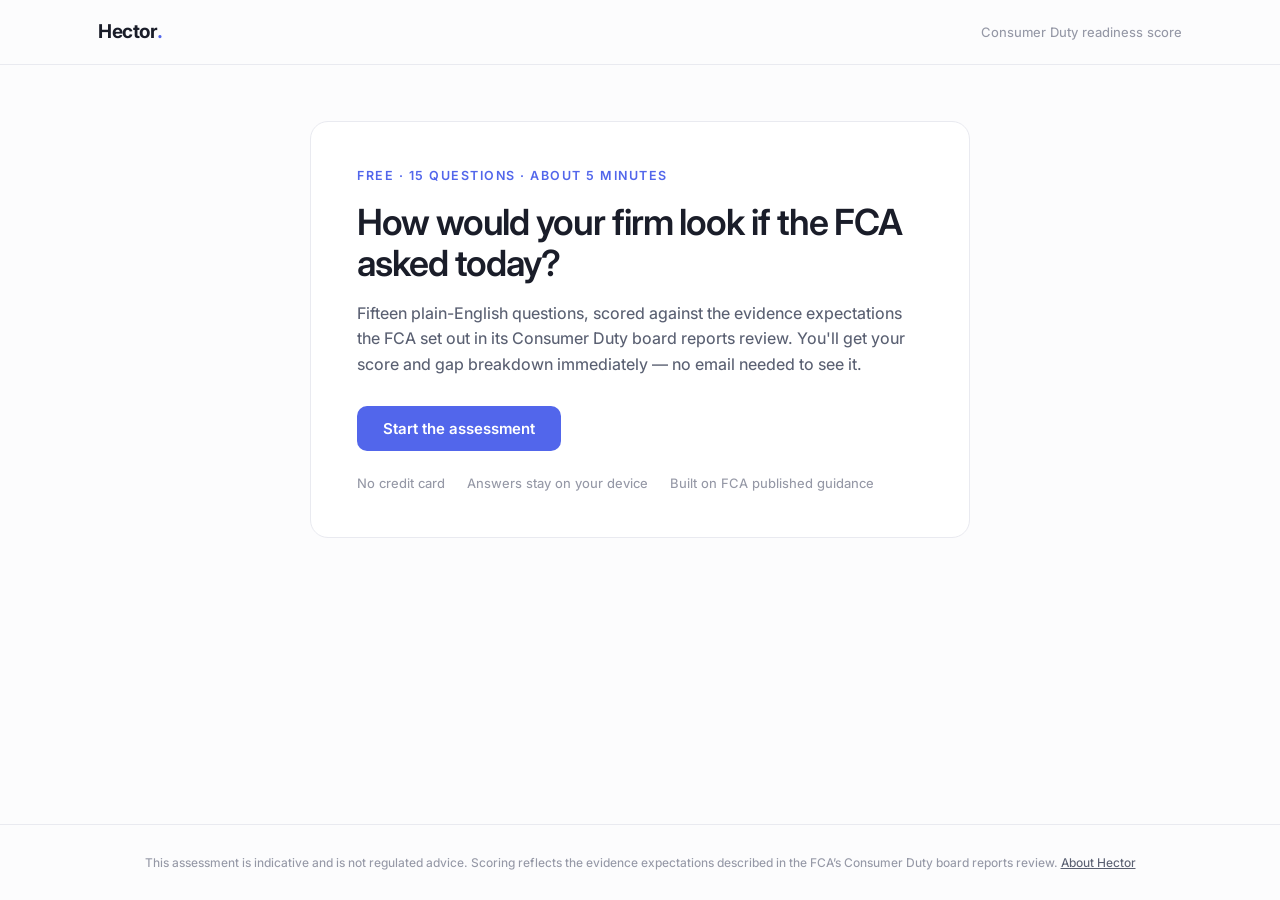
<file: hector/score/index.html>
<!DOCTYPE html>
<html lang="en-GB">
<head>
<meta charset="UTF-8">
<meta name="viewport" content="width=device-width, initial-scale=1.0">
<title>Your Consumer Duty readiness score — Hector</title>
<meta name="description" content="Fifteen plain-English questions. A scored assessment of how your firm stands against the FCA's Consumer Duty evidence expectations — free, no credit card.">
<link rel="preconnect" href="https://fonts.googleapis.com">
<link rel="preconnect" href="https://fonts.gstatic.com" crossorigin>
<link href="https://fonts.googleapis.com/css2?family=Inter:wght@400;450;500;600;700&display=swap" rel="stylesheet">
<style>
  :root {
    --bg:#fcfcfd; --panel:#fff; --ink:#1a1d29; --soft:#5a6072; --faint:#9598a6;
    --line:#e9eaf0; --accent:#5266eb; --accent-deep:#3d4fd0; --accent-soft:#eef0fd;
    --green:#1f9d6b; --green-soft:#e7f6ef; --amber:#c87f1f; --amber-soft:#fdf3e3;
    --red:#c0392b; --red-soft:#fdeeec;
  }
  * { margin:0; padding:0; box-sizing:border-box; }
  body {
    font-family:'Inter',-apple-system,sans-serif; font-size:16px; line-height:1.6; font-weight:450;
    color:var(--ink); background:var(--bg); -webkit-font-smoothing:antialiased;
    min-height:100vh; display:flex; flex-direction:column;
  }
  nav { border-bottom:1px solid var(--line); background:rgba(252,252,253,.85); backdrop-filter:blur(14px); }
  .nav-inner { max-width:1140px; margin:0 auto; padding:0 28px; display:flex; align-items:center; justify-content:space-between; height:64px; }
  .logo { font-size:19px; font-weight:700; letter-spacing:-0.02em; color:var(--ink); text-decoration:none; }
  .logo span { color:var(--accent); }
  .nav-note { font-size:13px; color:var(--faint); }

  main { flex:1; display:flex; align-items:flex-start; justify-content:center; padding:56px 24px 80px; }
  .stage { width:100%; max-width:660px; }

  .progress-rail { height:4px; background:var(--line); border-radius:2px; margin-bottom:36px; overflow:hidden; }
  .progress-rail i { display:block; height:100%; width:0%; background:var(--accent); border-radius:2px; transition:width .35s ease; }
  .step-label { font-size:12.5px; font-weight:600; letter-spacing:.1em; text-transform:uppercase; color:var(--accent); margin-bottom:14px; }

  .qcard { animation:fade .35s ease; }
  @keyframes fade { from { opacity:0; transform:translateY(10px);} to { opacity:1; transform:none; } }
  .qcard h1 { font-size:clamp(24px,3.4vw,32px); font-weight:600; letter-spacing:-0.03em; line-height:1.25; margin-bottom:10px; }
  .qcard .why { font-size:14px; color:var(--faint); margin-bottom:30px; }
  .opts { display:flex; flex-direction:column; gap:12px; }
  .opt {
    text-align:left; font-family:'Inter',sans-serif; font-size:15.5px; font-weight:500;
    background:var(--panel); border:1px solid var(--line); border-radius:12px;
    padding:17px 20px; cursor:pointer; transition:all .12s ease; color:var(--ink);
  }
  .opt:hover { border-color:var(--accent); background:var(--accent-soft); }
  .opt small { display:block; font-size:13px; font-weight:450; color:var(--soft); margin-top:2px; }
  .backrow { margin-top:26px; }
  .back { font-size:13.5px; color:var(--faint); background:none; border:none; cursor:pointer; font-family:'Inter',sans-serif; }
  .back:hover { color:var(--ink); }

  /* intro & results shared */
  .panelbox { background:var(--panel); border:1px solid var(--line); border-radius:18px; padding:44px 46px; }
  @media (max-width:600px) { .panelbox { padding:30px 24px; } }
  .kicker { font-size:12.5px; font-weight:600; letter-spacing:.12em; text-transform:uppercase; color:var(--accent); margin-bottom:16px; }
  .panelbox h1 { font-size:clamp(26px,3.6vw,36px); font-weight:600; letter-spacing:-0.03em; line-height:1.15; margin-bottom:16px; }
  .panelbox .lede { color:var(--soft); margin-bottom:28px; }
  .btn {
    display:inline-block; font-family:'Inter',sans-serif; font-size:15px; font-weight:600;
    padding:13px 26px; border-radius:10px; border:none; cursor:pointer; text-decoration:none;
    transition:all .15s ease;
  }
  .btn-accent { background:var(--accent); color:#fff; }
  .btn-accent:hover { background:var(--accent-deep); transform:translateY(-1px); }
  .meta-row { display:flex; gap:22px; margin-top:22px; font-size:13px; color:var(--faint); flex-wrap:wrap; }

  /* results */
  .score-head { display:flex; align-items:center; gap:30px; margin-bottom:8px; flex-wrap:wrap; }
  .big-ring { position:relative; width:120px; height:120px; flex-shrink:0; }
  .big-ring svg { transform:rotate(-90deg); }
  .big-ring .num { position:absolute; inset:0; display:flex; flex-direction:column; align-items:center; justify-content:center; }
  .big-ring .num b { font-size:34px; font-weight:700; letter-spacing:-0.03em; line-height:1; }
  .big-ring .num span { font-size:10.5px; color:var(--faint); text-transform:uppercase; letter-spacing:.08em; margin-top:3px; }
  .band { font-size:13px; font-weight:600; padding:5px 14px; border-radius:100px; display:inline-block; margin-bottom:10px; }
  .verdict { font-size:15.5px; color:var(--soft); }
  .areas { margin:34px 0 8px; }
  .area { display:flex; align-items:center; gap:14px; padding:13px 0; border-top:1px solid var(--line); }
  .area .nm { width:215px; font-size:13.5px; font-weight:500; }
  .area .bar { flex:1; height:7px; background:var(--bg); border:1px solid var(--line); border-radius:4px; overflow:hidden; }
  .area .bar i { display:block; height:100%; border-radius:4px; transition:width .8s ease; }
  .area .pc { width:40px; text-align:right; font-size:12.5px; font-weight:600; color:var(--soft); }
  @media (max-width:600px) { .area .nm { width:140px; } }

  .actions-h { font-size:15px; font-weight:600; margin:30px 0 6px; }
  .actions-s { font-size:13px; color:var(--faint); margin-bottom:14px; }
  .action { display:flex; gap:12px; padding:12px 0; border-top:1px solid var(--line); font-size:14px; color:var(--soft); }
  .action .pri { font-size:11px; font-weight:700; letter-spacing:.06em; padding:3px 9px; border-radius:6px; height:fit-content; white-space:nowrap; margin-top:1px; }
  .action b { color:var(--ink); font-weight:600; }

  .gate { margin-top:34px; background:var(--accent-soft); border:1px solid #dde2fb; border-radius:14px; padding:26px 28px; }
  .gate h2 { font-size:17px; font-weight:600; letter-spacing:-0.01em; margin-bottom:6px; }
  .gate p { font-size:13.5px; color:var(--soft); margin-bottom:16px; }
  .gate form { display:flex; gap:10px; flex-wrap:wrap; }
  .gate input {
    flex:1; min-width:220px; font-family:'Inter',sans-serif; font-size:14.5px;
    padding:12px 16px; border-radius:10px; border:1px solid #c9d0f7; background:#fff; outline:none;
  }
  .gate input:focus { border-color:var(--accent); }
  .gate .fine { font-size:11.5px; color:var(--faint); margin-top:12px; margin-bottom:0; }
  .gate .done { font-size:14.5px; font-weight:600; color:var(--green); padding:8px 0; }

  footer { border-top:1px solid var(--line); padding:28px; text-align:center; font-size:12px; color:var(--faint); }
  footer a { color:var(--soft); }
</style>
</head>
<body>

<nav>
  <div class="nav-inner">
    <a class="logo" href="../">Hector<span>.</span></a>
    <span class="nav-note">Consumer Duty readiness score</span>
  </div>
</nav>

<main>
  <div class="stage" id="stage"></div>
</main>

<footer>
  This assessment is indicative and is not regulated advice. Scoring reflects the evidence expectations described in the FCA’s Consumer Duty board reports review. <a href="../">About Hector</a>
</footer>

<script>
const AREAS = [
  { id:"board",   name:"Board report & governance" },
  { id:"mi",      name:"Outcomes monitoring & MI" },
  { id:"value",   name:"Fair value & products" },
  { id:"smcr",    name:"SM&CR & people" },
  { id:"file",    name:"Horizon scanning & the file" },
];

const QUESTIONS = [
  // Board report & governance
  { area:"board", q:"Did your firm produce a Consumer Duty board report in the last 12 months?",
    why:"Required annually for every firm — the FCA reviewed 180 of them and found most wanting.",
    opts:[["Yes — evidenced and complete",2],["Yes — but thinner than it should be",1],["Not yet, or not sure it counts",0]] },
  { area:"board", q:"Was that report formally approved — board minutes or a sole-director sign-off on record?",
    why:"The FCA looks for governance around the report, not just the document.",
    opts:[["Yes, minuted and filed",2],["Approved informally",1],["No formal approval",0]] },
  { area:"board", q:"If the FCA asked tomorrow, could you produce the evidence behind each conclusion within a day?",
    why:"The most common failing in the FCA's review: conclusions without data behind them.",
    opts:[["Yes — it's organised and to hand",2],["Most of it, with some digging",1],["Honestly, no",0]] },

  // Outcomes monitoring & MI
  { area:"mi", q:"Do you track management information against each of the four Duty outcomes at least quarterly?",
    why:"Ongoing outcomes monitoring is a continuing obligation, not a year-end exercise.",
    opts:[["Yes, all four, on a schedule",2],["Some outcomes, irregularly",1],["No regular tracking",0]] },
  { area:"mi", q:"Are complaints and expressions of dissatisfaction logged centrally, with root causes?",
    why:"Complaints data is the FCA's first proxy for customer outcomes.",
    opts:[["Yes — central log with root cause",2],["Logged, but no root-cause analysis",1],["No central log",0]] },
  { area:"mi", q:"Do you review FOS decisions and data relevant to firms like yours?",
    why:"Good practice firms benchmark against ombudsman outcomes, per the FCA review.",
    opts:[["Yes, periodically",2],["Occasionally, ad hoc",1],["Never",0]] },

  // Fair value & products
  { area:"value", q:"Is there a documented fair value assessment, under 12 months old, for each ongoing service you charge for?",
    why:"Price & value is the outcome where the FCA found the weakest evidence.",
    opts:[["Yes, for every service",2],["For some services",1],["Not documented",0]] },
  { area:"value", q:"Do you check that no clients remain on withdrawn or legacy terms?",
    why:"Legacy fee bases are a recurring fair-value failure in supervisory work.",
    opts:[["Yes — checked within the year",2],["Checked, but a while ago",1],["Never checked",0]] },
  { area:"value", q:"Is your annual review completion rate for ongoing-service clients tracked and evidenced?",
    why:"Ongoing service delivery is under active FCA scrutiny across the advice sector.",
    opts:[["Yes — tracked with reasons for misses",2],["Roughly tracked",1],["Not tracked",0]] },

  // SM&CR & people
  { area:"smcr", q:"Are Statements of Responsibilities current for every senior manager?",
    why:"SoRs must reflect today's reality, not the firm as it was at authorisation.",
    opts:[["Yes, reviewed this year",2],["Exist, but possibly stale",1],["Not sure where they are",0]] },
  { area:"smcr", q:"Was annual fitness & propriety certification completed and documented for all certified staff?",
    why:"Annual certification is mandatory — and must be evidenced, not assumed.",
    opts:[["Yes, all staff, documented",2],["Done, patchily documented",1],["Not completed",0]] },
  { area:"smcr", q:"Would your training and CPD records survive an audit?",
    why:"Competence evidence underpins both SM&CR and the Duty's understanding outcome.",
    opts:[["Yes — complete and current",2],["Mostly, with gaps",1],["No",0]] },

  // Horizon scanning & the file
  { area:"file", q:"Do you have a process for reviewing FCA publications and deciding what applies to your firm?",
    why:"Firms are expected to respond to guidance as it lands — like Feb 2026's board-report update.",
    opts:[["Yes — reviewed and logged",2],["I skim the headlines",1],["No process",0]] },
  { area:"file", q:"Does all your compliance evidence live in one organised place?",
    why:"Scattered evidence is the practical root of most board-report failures.",
    opts:[["Yes — one organised system",2],["Spread across a few places",1],["Inbox, drawers and memory",0]] },
  { area:"file", q:"Is your approach to identifying and monitoring vulnerable customers documented, with outcomes tracked?",
    why:"Vulnerability treatment is an FCA priority woven through every outcome.",
    opts:[["Yes — documented and monitored",2],["Informal but real",1],["Not documented",0]] },
];

const stage = document.getElementById("stage");
let answers = [];

function intro() {
  stage.innerHTML = `
    <div class="panelbox qcard">
      <div class="kicker">Free · 15 questions · about 5 minutes</div>
      <h1>How would your firm look if the FCA asked today?</h1>
      <p class="lede">Fifteen plain-English questions, scored against the evidence expectations the FCA set out in its Consumer Duty board reports review. You'll get your score and gap breakdown immediately — no email needed to see it.</p>
      <button class="btn btn-accent" onclick="ask(0)">Start the assessment</button>
      <div class="meta-row"><span>No credit card</span><span>Answers stay on your device</span><span>Built on FCA published guidance</span></div>
    </div>`;
}

function ask(i) {
  if (i >= QUESTIONS.length) return results();
  const q = QUESTIONS[i];
  const area = AREAS.find(a => a.id === q.area).name;
  stage.innerHTML = `
    <div class="progress-rail"><i style="width:${(i / QUESTIONS.length) * 100}%"></i></div>
    <div class="qcard">
      <div class="step-label">${area} · Question ${i + 1} of ${QUESTIONS.length}</div>
      <h1>${q.q}</h1>
      <p class="why">${q.why}</p>
      <div class="opts">
        ${q.opts.map((o, j) => `<button class="opt" onclick="answer(${i},${j})">${o[0]}</button>`).join("")}
      </div>
      <div class="backrow">${i > 0 ? `<button class="back" onclick="ask(${i - 1})">← Back</button>` : ""}</div>
    </div>`;
  requestAnimationFrame(() => { stage.querySelector(".progress-rail i").style.width = ((i) / QUESTIONS.length) * 100 + "%"; });
}

function answer(i, j) {
  answers[i] = QUESTIONS[i].opts[j][1];
  ask(i + 1);
}

function results() {
  const total = answers.reduce((a, b) => a + b, 0);
  const pct = Math.round((total / (QUESTIONS.length * 2)) * 100);

  const areaScores = AREAS.map(a => {
    const idx = QUESTIONS.map((q, i) => q.area === a.id ? i : -1).filter(i => i >= 0);
    const got = idx.reduce((s, i) => s + answers[i], 0);
    return { ...a, pct: Math.round((got / (idx.length * 2)) * 100) };
  });

  let band, bandCls, verdict;
  if (pct >= 80) { band = "Audit-ready, broadly"; bandCls = "background:var(--green-soft);color:var(--green)";
    verdict = "Your evidence position is stronger than most of the firms in the FCA's review. The risk now is drift — keeping this current is exactly the work that slips in busy months."; }
  else if (pct >= 55) { band = "Gaps to close"; bandCls = "background:var(--amber-soft);color:var(--amber)";
    verdict = "You're doing the work — but if the FCA asked today, you'd be assembling evidence under pressure rather than handing over a file. The gaps below are specific and closable."; }
  else { band = "Exposed"; bandCls = "background:var(--red-soft);color:var(--red)";
    verdict = "On the FCA's published expectations, your firm would struggle to evidence compliance today. That's fixable — but it needs a system, not a heroic weekend."; }

  const ACTION_TEXT = {
    board: ["<b>Stand up this year's board report early.</b> Set the structure now (four outcomes + governance), so evidence files against it all year instead of being archaeology in report season."],
    mi:    ["<b>Start a central outcomes log this week.</b> One place for complaints, dissatisfaction and review outcomes, tagged to the four Duty outcomes — even a disciplined spreadsheet beats nothing."],
    value: ["<b>Diarise a fair value assessment per service.</b> Benchmark fees, document the conclusion, and sweep for clients on withdrawn terms — the FCA's most-cited fair-value failure."],
    smcr:  ["<b>Refresh SoRs and certification records.</b> An afternoon's work now; an uncomfortable s166 conversation later."],
    file:  ["<b>Consolidate the evidence into one home.</b> Scattered evidence is the root cause of most board-report failures — pick one system and migrate as you go."],
  };
  const weakest = [...areaScores].sort((a, b) => a.pct - b.pct).slice(0, 3).filter(a => a.pct < 85);

  const r = 52, circ = 2 * Math.PI * r;
  const ringColor = pct >= 80 ? "var(--green)" : pct >= 55 ? "#c87f1f" : "var(--red)";

  stage.innerHTML = `
    <div class="panelbox qcard">
      <div class="kicker">Your result</div>
      <div class="score-head">
        <div class="big-ring">
          <svg width="120" height="120"><circle cx="60" cy="60" r="${r}" stroke="var(--line)" stroke-width="9" fill="none"/>
          <circle cx="60" cy="60" r="${r}" stroke="${ringColor}" stroke-width="9" fill="none" stroke-linecap="round"
            stroke-dasharray="${circ}" stroke-dashoffset="${circ * (1 - pct / 100)}"/></svg>
          <div class="num"><b>${pct}</b><span>out of 100</span></div>
        </div>
        <div style="flex:1; min-width:240px;">
          <span class="band" style="${bandCls}">${band}</span>
          <p class="verdict">${verdict}</p>
        </div>
      </div>
      <div class="areas">
        ${areaScores.map(a => `
          <div class="area">
            <span class="nm">${a.name}</span>
            <div class="bar"><i style="width:${a.pct}%; background:${a.pct >= 80 ? "var(--green)" : a.pct >= 50 ? "#c87f1f" : "var(--red)"}"></i></div>
            <span class="pc">${a.pct}%</span>
          </div>`).join("")}
      </div>
      ${weakest.length ? `
        <div class="actions-h">Close these first</div>
        <div class="actions-s">Prioritised by gap size and FCA attention.</div>
        ${weakest.map((a, i) => `
          <div class="action">
            <span class="pri" style="${i === 0 ? "background:var(--red-soft);color:var(--red)" : "background:var(--amber-soft);color:var(--amber)"}">${i === 0 ? "FIRST" : "THEN"}</span>
            <span>${ACTION_TEXT[a.id][0]} <em style="color:var(--faint); font-style:normal;">(${a.name} — ${a.pct}%)</em></span>
          </div>`).join("")}` : ""}
      <div class="gate" id="gate">
        <h2>Get the written version — and keep the score from slipping</h2>
        <p>We'll send your full report with the reasoning behind each gap, plus first access when Hector opens. One email, no spam, unsubscribe forever in one click.</p>
        <form onsubmit="return submitLead(event, ${pct})">
          <input type="email" required placeholder="you@yourfirm.co.uk" id="lead-email" aria-label="Email address">
          <button type="submit" class="btn btn-accent">Send my report</button>
        </form>
        <p class="fine">Your answers stay on this device — only your email and headline score are sent.</p>
      </div>
      <div class="backrow" style="margin-top:22px;"><button class="back" onclick="restart()">Start again</button></div>
    </div>`;
  window._areaScores = areaScores;
}

function restart() { answers = []; intro(); window.scrollTo(0, 0); }

async function submitLead(e, score) {
  e.preventDefault();
  const email = document.getElementById("lead-email").value;
  const gate = document.getElementById("gate");
  try {
    await fetch("/api/lead", {
      method: "POST",
      headers: { "Content-Type": "application/json" },
      body: JSON.stringify({ email, score, areas: window._areaScores?.map(a => ({ id: a.id, pct: a.pct })), ts: new Date().toISOString() }),
    });
  } catch (err) { /* offline/local preview — still confirm */ }
  gate.innerHTML = `<h2>Thank you — you're on the list.</h2><p class="done">Your written report is on its way to ${email}.</p>`;
  return false;
}

intro();
</script>
</body>
</html>
</file>
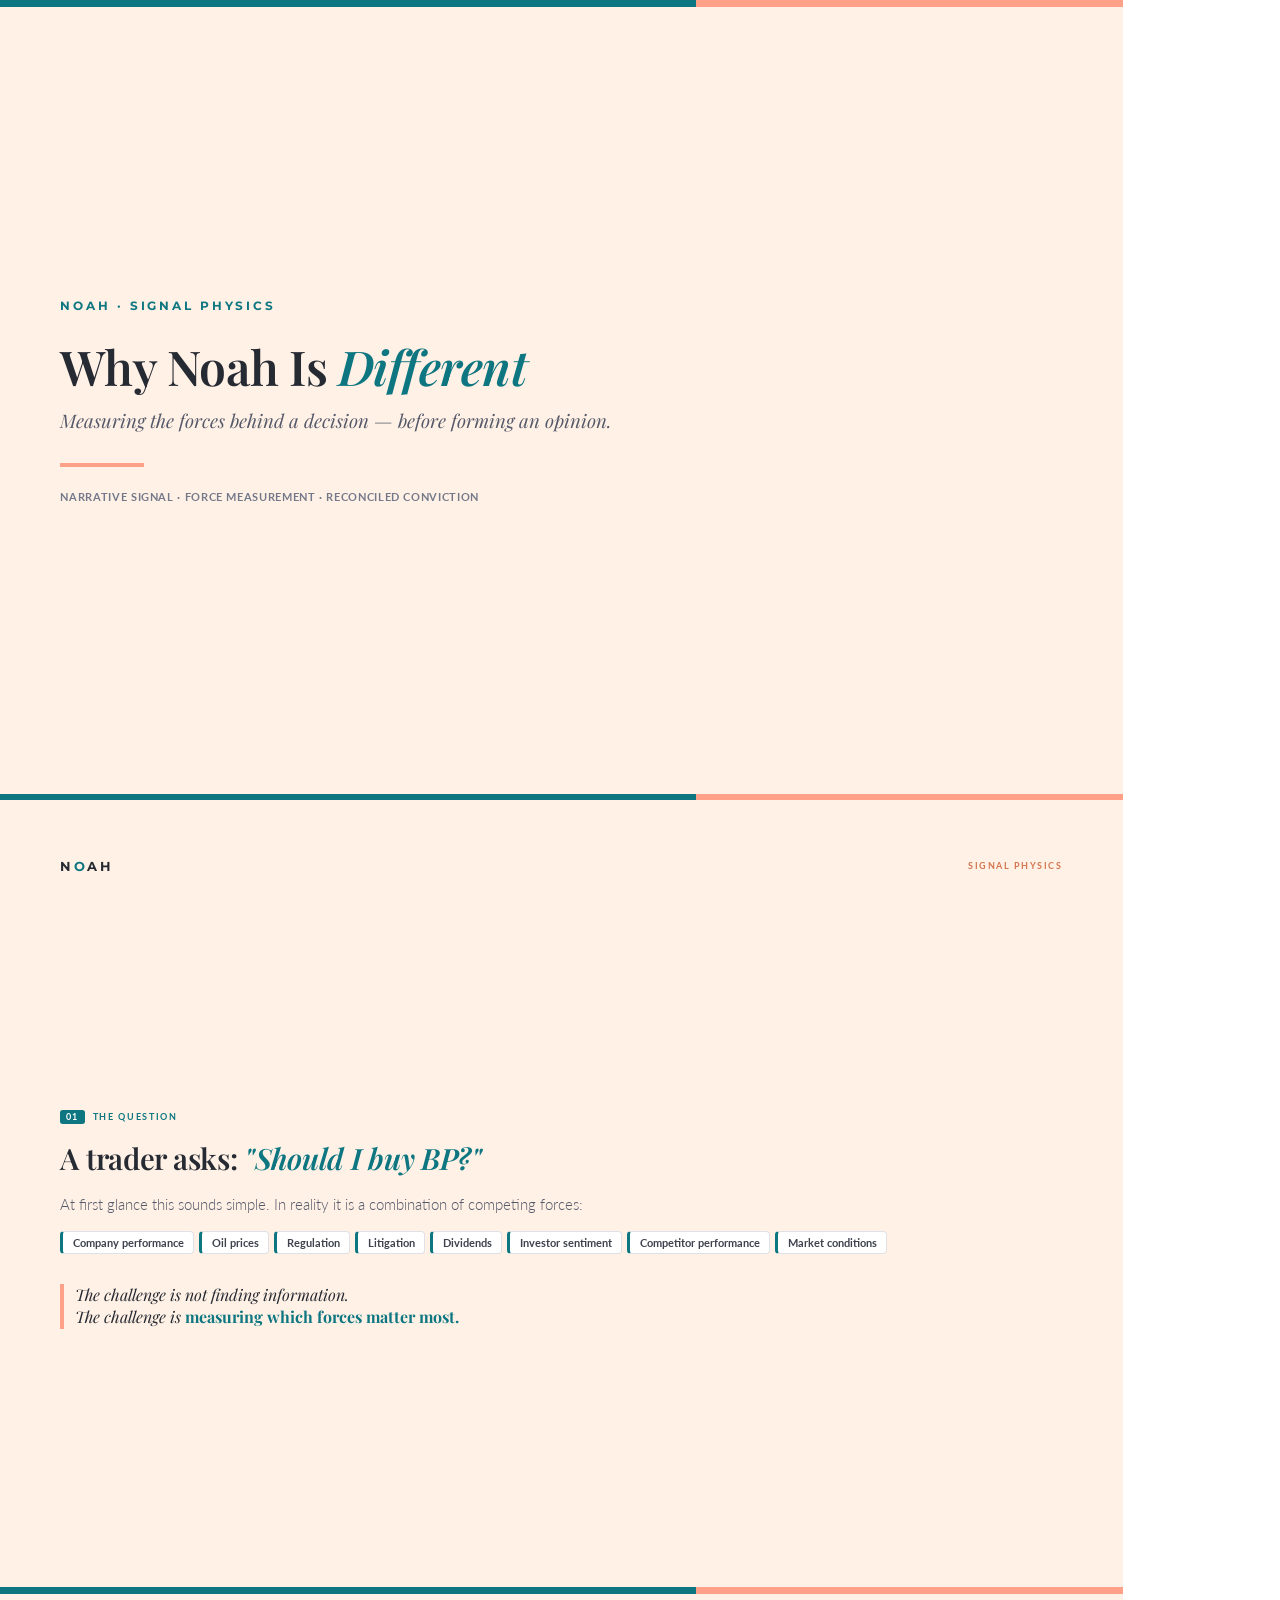
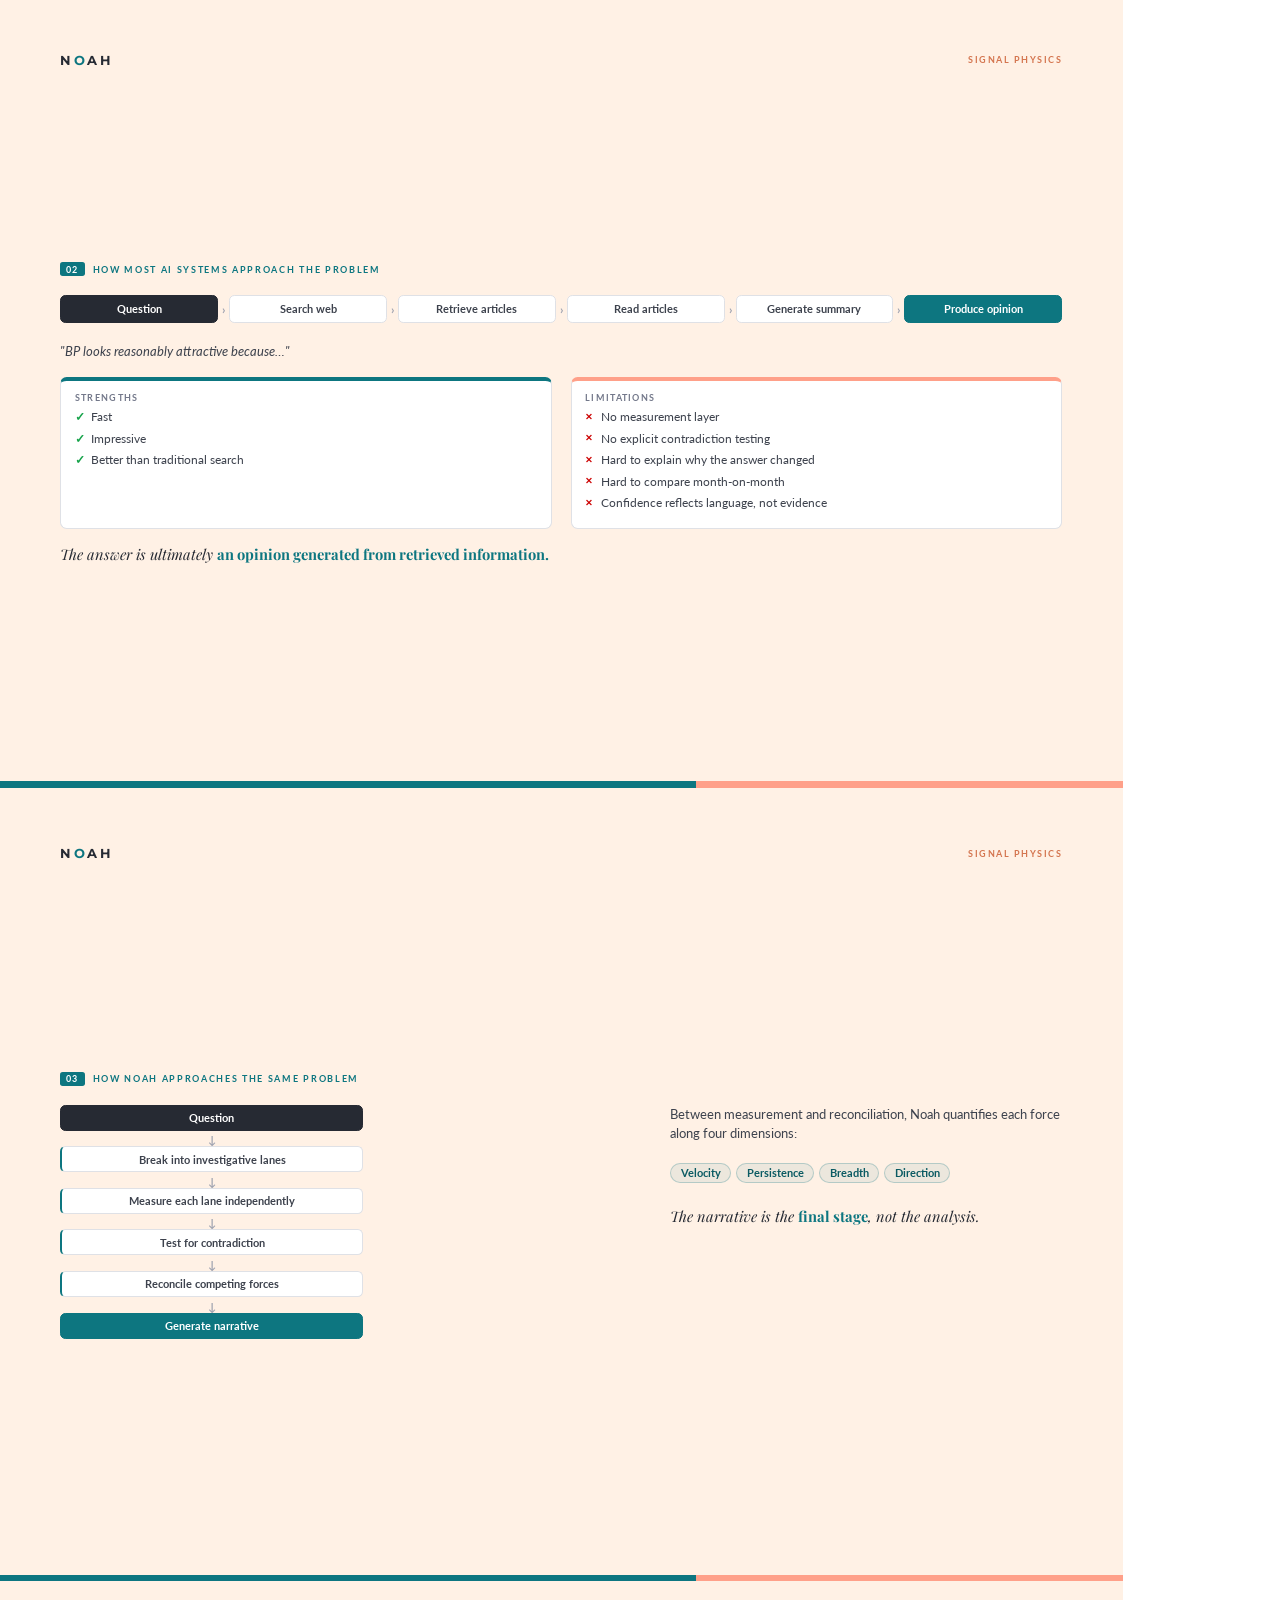
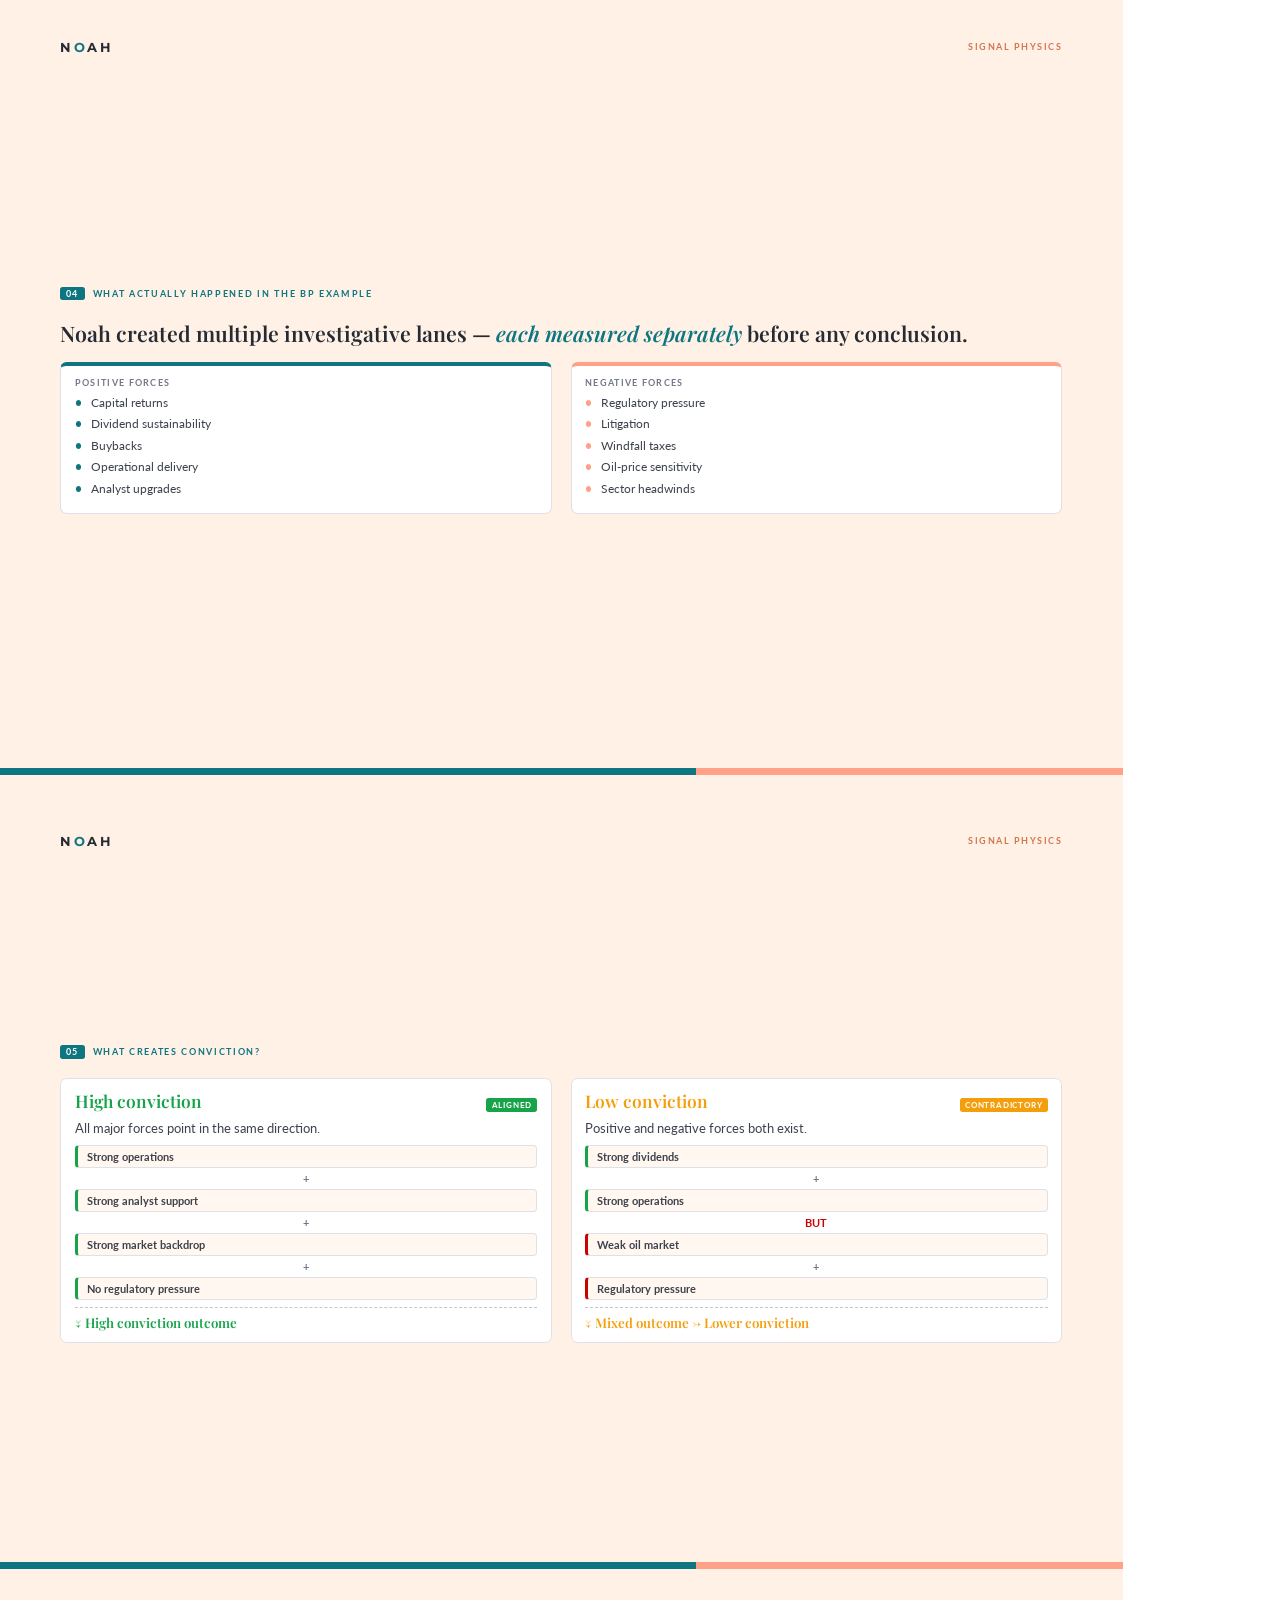
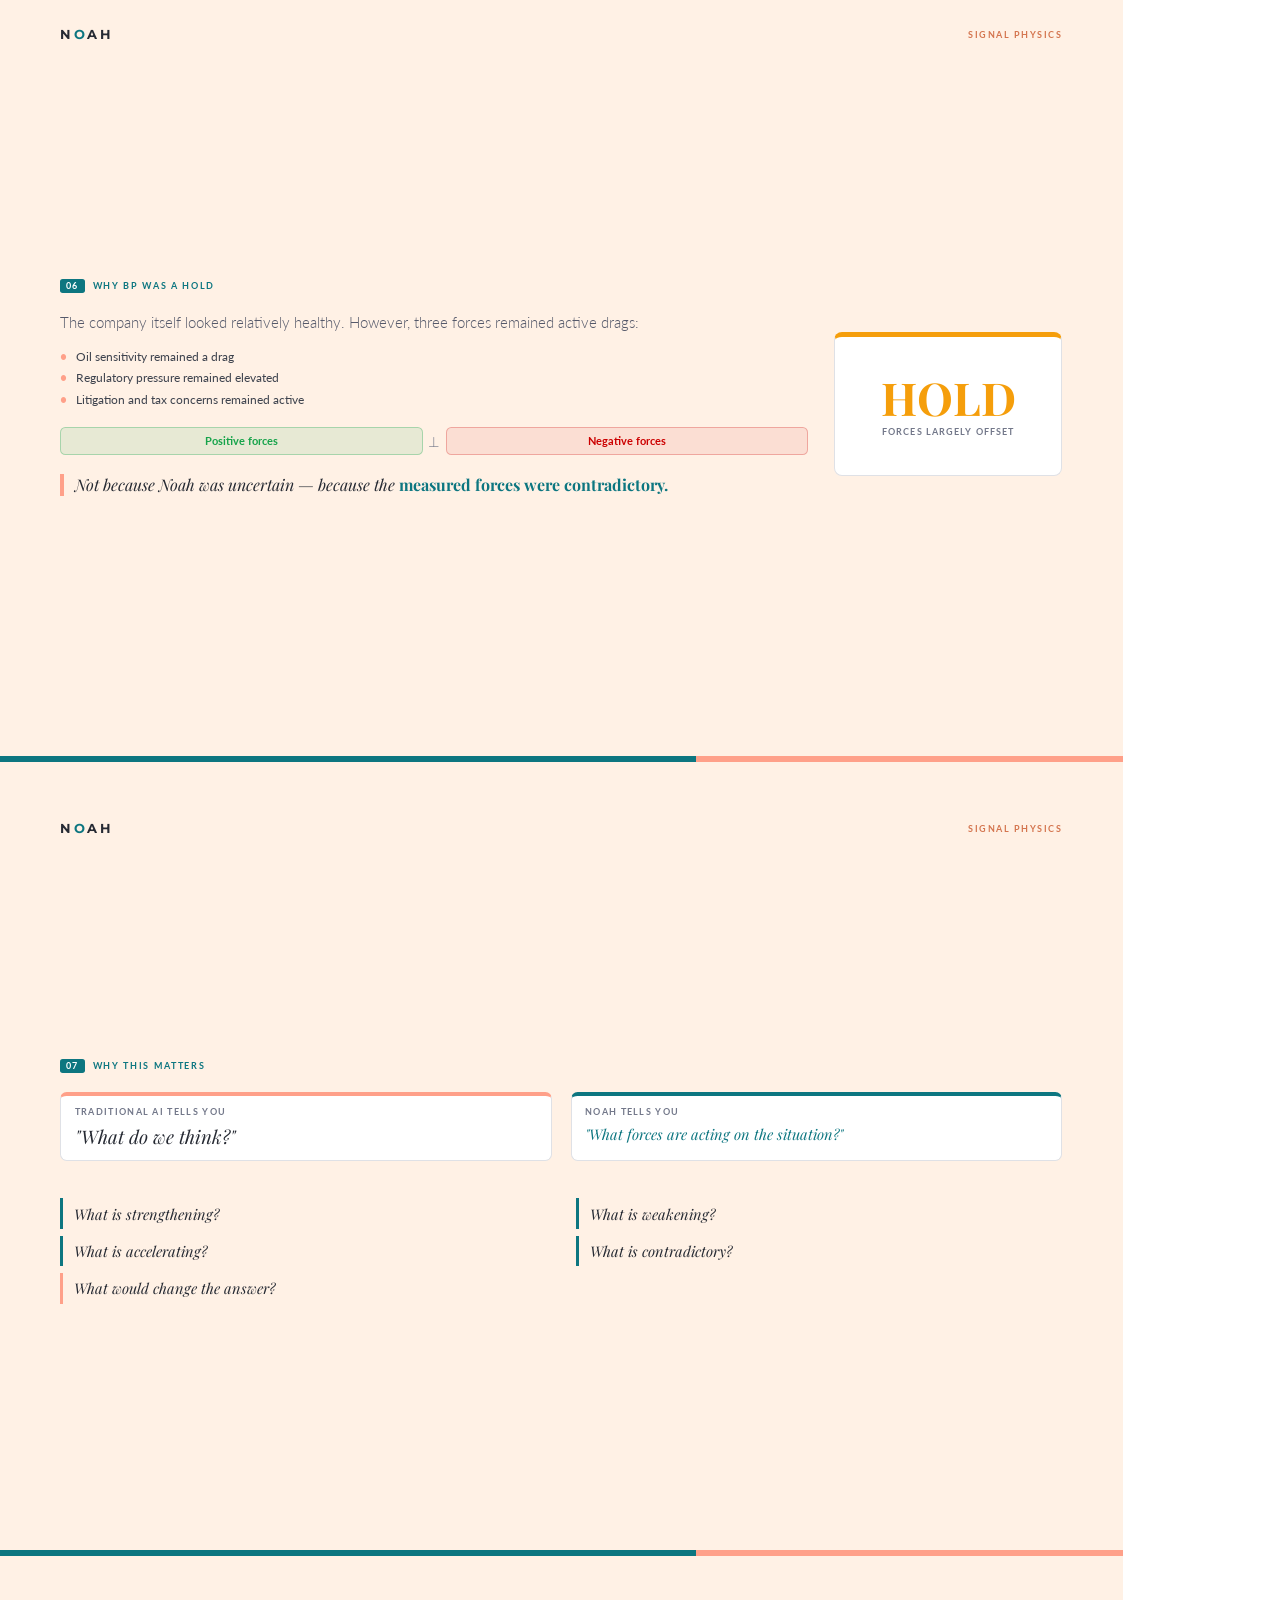
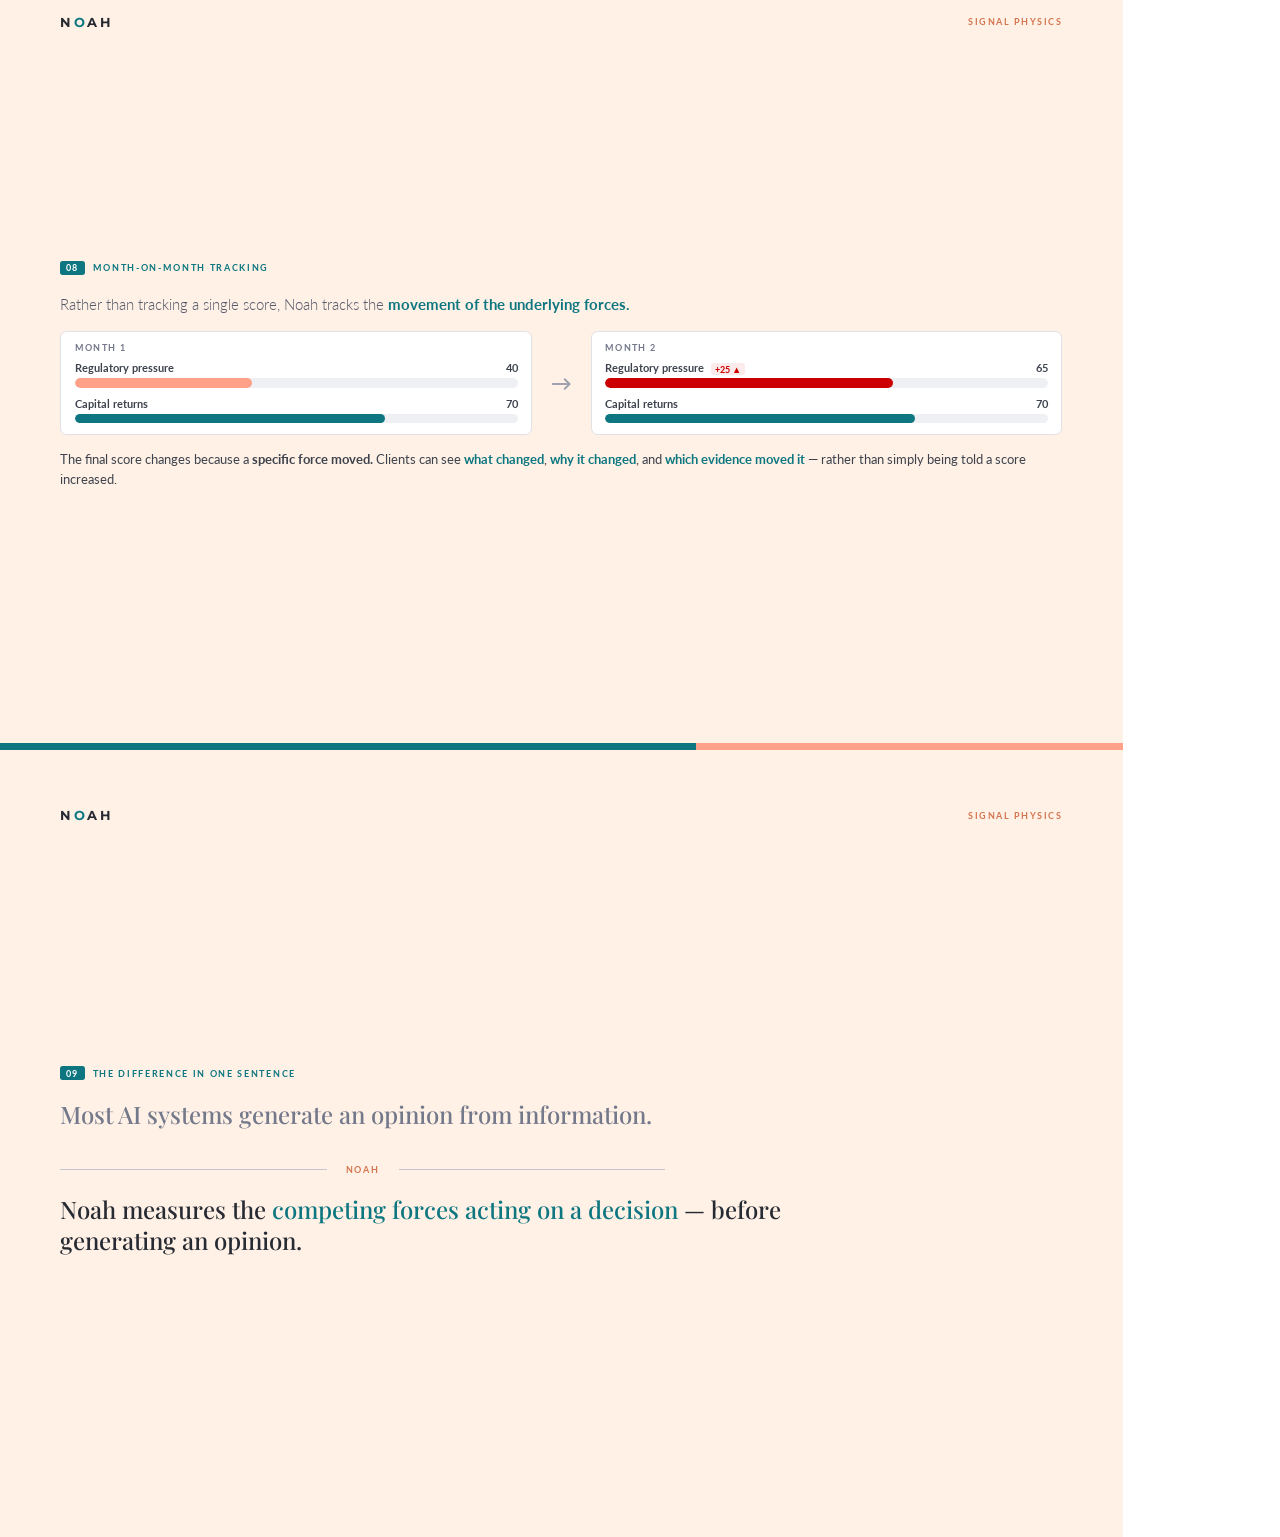
<file: deck-print.html>
<!DOCTYPE html>
<html lang="en">
<head>
<meta charset="UTF-8">
<title>Noah Signal Physics — Why Noah Is Different</title>
<style>
@import url('https://fonts.googleapis.com/css2?family=Montserrat:wght@600;700&family=Playfair+Display:ital,wght@0,400;0,500;0,600;0,700;1,400;1,500&family=Lato:ital,wght@0,300;0,400;0,700;0,900;1,300&display=swap');

:root {
  --ink: #262a33; --ink-light: #3d424d; --ink-mid: #55596a; --ink-subtle: #73788a;
  --grey-400: #9ea2b0; --grey-300: #c4c7d0; --grey-200: #dfe1e6; --grey-100: #eef0f3;
  --paper: #FFF1E5; --paper-light: #FFF7F0; --white: #ffffff;
  --teal: #0d7680; --teal-dark: #0a5a62; --salmon: #FFA089;
  --green: #16a34a; --orange: #f59e0b; --red: #cc0000;
}

* { margin: 0; padding: 0; box-sizing: border-box; }

@page {
  size: A4 landscape;
  margin: 0;
}

body {
  font-family: 'Lato', Arial, sans-serif;
  color: var(--ink);
  background: white;
  -webkit-print-color-adjust: exact;
  print-color-adjust: exact;
}

.slide {
  width: 297mm;
  height: 210mm;
  background: var(--paper);
  page-break-after: always;
  position: relative;
  overflow: hidden;
  display: flex;
  flex-direction: column;
  padding: 14mm 16mm 12mm;
}

.slide:last-child { page-break-after: avoid; }

/* top accent rule */
.slide::before {
  content: "";
  position: absolute;
  top: 0; left: 0; right: 0;
  height: 5pt;
  background: linear-gradient(90deg, var(--teal) 0%, var(--teal) 62%, var(--salmon) 62%, var(--salmon) 100%);
}

/* topbar */
.topbar {
  display: flex;
  align-items: center;
  margin-bottom: 6mm;
  padding-top: 3mm;
}
.logo {
  font-family: 'Montserrat', 'Arial Black', sans-serif;
  font-weight: 700;
  font-size: 10pt;
  letter-spacing: 0.18em;
  color: var(--ink);
  text-transform: uppercase;
}
.logo b { color: var(--teal); }
.kicker {
  margin-left: auto;
  font-size: 7pt;
  font-weight: 700;
  letter-spacing: 0.16em;
  text-transform: uppercase;
  color: #d4754f;
}

/* slide inner */
.inner { flex: 1; display: flex; flex-direction: column; justify-content: center; }

/* eyebrow */
.eyebrow {
  display: flex;
  align-items: center;
  gap: 6pt;
  font-size: 7pt;
  font-weight: 700;
  letter-spacing: 0.18em;
  text-transform: uppercase;
  color: var(--teal);
  margin-bottom: 5mm;
}
.eyebrow .num {
  display: inline-block;
  background: var(--teal);
  color: white;
  padding: 1pt 4pt;
  border-radius: 2pt;
  font-size: 6.5pt;
}

/* headings */
h1 {
  font-family: 'Playfair Display', Georgia, serif;
  font-weight: 600;
  font-size: 22pt;
  line-height: 1.1;
  color: var(--ink);
  margin-bottom: 5mm;
  letter-spacing: -0.01em;
}
h1 .hl { color: var(--teal); font-style: italic; }
h2 {
  font-family: 'Playfair Display', Georgia, serif;
  font-size: 16pt;
  font-weight: 600;
  color: var(--ink);
  margin-bottom: 4mm;
}

.lead {
  font-size: 11pt;
  color: var(--ink-mid);
  font-weight: 300;
  line-height: 1.5;
  margin-bottom: 4mm;
}
.body-copy { font-size: 9.5pt; color: var(--ink-light); line-height: 1.55; }

/* cover */
.cover { background: var(--paper); justify-content: center; }
.cover .inner { justify-content: center; align-items: flex-start; }
.cover .brand {
  font-family: 'Montserrat', 'Arial Black', sans-serif;
  font-weight: 700;
  font-size: 9pt;
  letter-spacing: 0.24em;
  text-transform: uppercase;
  color: var(--teal);
  margin-bottom: 7mm;
}
.cover h1 {
  font-size: 36pt;
  margin-bottom: 4mm;
}
.cover .sub {
  font-family: 'Playfair Display', Georgia, serif;
  font-style: italic;
  font-size: 14pt;
  color: var(--ink-mid);
  margin-bottom: 8mm;
  font-weight: 400;
}
.cover .rule { width: 22mm; height: 3pt; background: var(--salmon); margin-bottom: 6mm; }
.cover .tagline {
  font-size: 8pt;
  font-weight: 700;
  letter-spacing: 0.06em;
  text-transform: uppercase;
  color: var(--ink-subtle);
}

/* pills */
.pill-grid { display: flex; flex-wrap: wrap; gap: 4pt; margin-bottom: 5mm; }
.pill {
  font-size: 8.5pt;
  font-weight: 700;
  color: var(--ink-light);
  background: var(--white);
  border: 1pt solid var(--grey-200);
  border-left: 2.5pt solid var(--teal);
  padding: 3pt 7pt;
  border-radius: 3pt;
}
.punch {
  font-family: 'Playfair Display', Georgia, serif;
  font-style: italic;
  font-size: 12pt;
  line-height: 1.4;
  color: var(--ink);
  border-left: 3pt solid var(--salmon);
  padding-left: 8pt;
  margin-top: 3mm;
}
.punch b { font-style: normal; color: var(--teal); }

/* two columns */
.cols { display: flex; gap: 5mm; }
.col-card {
  flex: 1;
  background: var(--white);
  border: 1pt solid var(--grey-200);
  border-radius: 5pt;
  padding: 8pt 10pt;
}
.col-card.teal-top { border-top: 3pt solid var(--teal); }
.col-card.salmon-top { border-top: 3pt solid var(--salmon); }
.col-card h3 {
  font-family: 'Lato', Arial, sans-serif;
  font-weight: 700;
  font-size: 7pt;
  letter-spacing: 0.14em;
  text-transform: uppercase;
  color: var(--ink-subtle);
  margin-bottom: 5pt;
}
ul.ticks { list-style: none; }
ul.ticks li {
  position: relative;
  padding-left: 12pt;
  margin-bottom: 4pt;
  font-size: 9pt;
  color: var(--ink-light);
  line-height: 1.35;
}
ul.ticks li::before {
  content: "•";
  position: absolute;
  left: 0;
  color: var(--teal);
  font-weight: 700;
}
ul.ticks.neg li::before { color: var(--salmon); }
ul.ticks.cross li::before { content: "✕"; color: var(--red); font-size: 7pt; top: 1pt; }
ul.ticks.check li::before { content: "✓"; color: var(--green); }

/* flow pipeline */
.flow {
  display: flex;
  align-items: center;
  gap: 0;
  margin-bottom: 5mm;
  flex-wrap: nowrap;
}
.flow-step {
  flex: 1;
  background: var(--white);
  border: 1pt solid var(--grey-200);
  border-radius: 4pt;
  padding: 5pt 4pt;
  text-align: center;
  font-size: 8pt;
  font-weight: 700;
  color: var(--ink-light);
  line-height: 1.25;
}
.flow-step.start { background: var(--ink); color: white; border-color: var(--ink); }
.flow-step.final { background: var(--teal); color: white; border-color: var(--teal); }
.flow-step.measure { border-left: 2pt solid var(--teal); }
.flow-arrow { padding: 0 3pt; color: var(--grey-400); font-size: 9pt; font-weight: 700; }

.flow-note {
  font-family: 'Playfair Display', Georgia, serif;
  font-style: italic;
  font-size: 11pt;
  color: var(--ink);
}
.flow-note b { font-style: normal; color: var(--teal); }

/* vert flow */
.flow-vert { display: flex; flex-direction: column; align-items: stretch; gap: 0; }
.flow-vert .flow-step { flex: none; padding: 4pt 8pt; text-align: center; margin-bottom: 2pt; }
.flow-vert .flow-arrow { text-align: center; padding: 0; font-size: 8pt; }

/* chips */
.chips { display: flex; flex-wrap: wrap; gap: 4pt; margin: 4pt 0 6pt; }
.chip {
  font-size: 8pt;
  font-weight: 700;
  color: var(--teal-dark);
  background: rgba(13,118,128,0.08);
  border: 1pt solid rgba(13,118,128,0.25);
  padding: 2pt 7pt;
  border-radius: 12pt;
}

/* two-panel layout */
.two-panel { display: flex; gap: 6mm; align-items: flex-start; }
.panel-left { flex: 3; }
.panel-right { flex: 2; }

/* conviction */
.conv-grid { display: flex; gap: 5mm; }
.conv-card {
  flex: 1;
  background: var(--white);
  border: 1pt solid var(--grey-200);
  border-radius: 5pt;
  padding: 8pt 10pt;
}
.conv-card .conv-head { display: flex; align-items: baseline; justify-content: space-between; margin-bottom: 5pt; }
.conv-card .t { font-family: 'Playfair Display', Georgia, serif; font-size: 13pt; font-weight: 600; }
.conv-card.high .t { color: var(--green); }
.conv-card.low .t { color: var(--orange); }
.conv-badge {
  font-size: 6pt;
  font-weight: 700;
  letter-spacing: 0.1em;
  text-transform: uppercase;
  padding: 1.5pt 4pt;
  border-radius: 2pt;
  color: white;
}
.conv-card.high .conv-badge { background: var(--green); }
.conv-card.low .conv-badge { background: var(--orange); }
.eq-term {
  background: var(--paper-light);
  border: 1pt solid var(--grey-200);
  border-radius: 3pt;
  padding: 3pt 7pt;
  font-weight: 700;
  font-size: 8.5pt;
  color: var(--ink-light);
  margin-bottom: 3pt;
}
.eq-term.pos { border-left: 2.5pt solid var(--green); }
.eq-term.neg { border-left: 2.5pt solid var(--red); }
.eq-op { text-align: center; font-size: 8pt; font-weight: 700; color: var(--ink-subtle); margin-bottom: 3pt; }
.eq-op.but { color: var(--red); }
.eq-result {
  margin-top: 5pt;
  padding-top: 5pt;
  border-top: 1pt dashed var(--grey-300);
  font-family: 'Playfair Display', Georgia, serif;
  font-size: 10pt;
  font-weight: 600;
}
.conv-card.high .eq-result { color: var(--green); }
.conv-card.low .eq-result { color: var(--orange); }

/* verdict */
.verdict-wrap { display: flex; gap: 7mm; align-items: center; }
.verdict-badge {
  background: var(--white);
  border: 1pt solid var(--grey-200);
  border-top: 4pt solid var(--orange);
  border-radius: 6pt;
  padding: 10mm 12mm;
  text-align: center;
  min-width: 42mm;
}
.verdict-badge .big {
  font-family: 'Playfair Display', Georgia, serif;
  font-weight: 700;
  font-size: 34pt;
  color: var(--orange);
  line-height: 1;
}
.verdict-badge .vsub {
  margin-top: 4pt;
  font-size: 7pt;
  letter-spacing: 0.12em;
  text-transform: uppercase;
  color: var(--ink-subtle);
  font-weight: 700;
}
.scale { display: flex; align-items: center; gap: 5pt; margin-top: 5mm; }
.scale .pan {
  flex: 1;
  text-align: center;
  padding: 5pt 4pt;
  border-radius: 4pt;
  font-size: 8pt;
  font-weight: 700;
}
.scale .pan.l { background: rgba(22,163,74,0.1); color: var(--green); border: 1pt solid rgba(22,163,74,0.3); }
.scale .pan.r { background: rgba(204,0,0,0.08); color: var(--red); border: 1pt solid rgba(204,0,0,0.25); }
.scale .fulcrum { font-size: 12pt; color: var(--ink-subtle); }

/* questions */
.q-stack { display: flex; flex-wrap: wrap; gap: 5pt 8mm; margin-top: 5mm; }
.q-item {
  font-family: 'Playfair Display', Georgia, serif;
  font-style: italic;
  font-size: 11pt;
  color: var(--ink);
  padding: 4pt 0 4pt 8pt;
  border-left: 2.5pt solid var(--teal);
  width: calc(50% - 4mm);
}

/* month tracking */
.month-grid { display: flex; gap: 5mm; align-items: center; }
.month-card {
  flex: 1;
  background: var(--white);
  border: 1pt solid var(--grey-200);
  border-radius: 5pt;
  padding: 8pt 10pt;
}
.month-card h4 {
  font-size: 7pt;
  font-weight: 700;
  letter-spacing: 0.14em;
  text-transform: uppercase;
  color: var(--ink-subtle);
  margin-bottom: 6pt;
}
.metric { margin-bottom: 7pt; }
.metric:last-child { margin-bottom: 0; }
.metric .ml { display: flex; justify-content: space-between; font-size: 8.5pt; font-weight: 700; color: var(--ink-light); margin-bottom: 3pt; }
.bar { height: 7pt; background: var(--grey-100); border-radius: 4pt; overflow: hidden; }
.bar span { display: block; height: 100%; border-radius: 4pt; }
.bar .teal { background: var(--teal); }
.bar .salmon { background: var(--salmon); }
.bar .rise { background: var(--red); }
.month-arrow { font-size: 16pt; color: var(--grey-400); font-weight: 700; }
.delta-flag { font-size: 7pt; font-weight: 700; color: var(--red); background: rgba(204,0,0,0.08); padding: 0.5pt 3pt; border-radius: 2pt; margin-left: 3pt; }

/* closing */
.one-liner {
  font-family: 'Playfair Display', Georgia, serif;
  font-weight: 500;
  font-size: 18pt;
  line-height: 1.3;
  color: var(--ink);
  margin-bottom: 4mm;
  max-width: 200mm;
}
.one-liner .grey { color: var(--ink-subtle); }
.one-liner .tl { color: var(--teal); }
.divider-or { display: flex; align-items: center; gap: 5mm; margin: 5mm 0; max-width: 160mm; }
.divider-or .line { flex: 1; height: 0.75pt; background: var(--grey-300); }
.divider-or .vs { font-size: 7pt; font-weight: 700; letter-spacing: 0.2em; text-transform: uppercase; color: #d4754f; }

/* inline helper */
.accent-text { color: var(--teal); font-weight: 700; }
</style>
</head>
<body>

<!-- COVER -->
<div class="slide cover">
  <div class="inner">
    <div class="brand">NOAH · Signal Physics</div>
    <h1>Why Noah Is <span class="hl">Different</span></h1>
    <div class="sub">Measuring the forces behind a decision — before forming an opinion.</div>
    <div class="rule"></div>
    <div class="tagline">Narrative Signal · Force Measurement · Reconciled Conviction</div>
  </div>
</div>

<!-- SLIDE 1 -->
<div class="slide">
  <div class="topbar"><span class="logo">N<b>O</b>AH</span><span class="kicker">Signal Physics</span></div>
  <div class="inner">
    <div class="eyebrow"><span class="num">01</span> The Question</div>
    <h1>A trader asks: <span class="hl">"Should I buy BP?"</span></h1>
    <p class="lead">At first glance this sounds simple. In reality it is a combination of competing forces:</p>
    <div class="pill-grid">
      <span class="pill">Company performance</span><span class="pill">Oil prices</span>
      <span class="pill">Regulation</span><span class="pill">Litigation</span>
      <span class="pill">Dividends</span><span class="pill">Investor sentiment</span>
      <span class="pill">Competitor performance</span><span class="pill">Market conditions</span>
    </div>
    <div class="punch">The challenge is not finding information.<br>The challenge is <b>measuring which forces matter most.</b></div>
  </div>
</div>

<!-- SLIDE 2 -->
<div class="slide">
  <div class="topbar"><span class="logo">N<b>O</b>AH</span><span class="kicker">Signal Physics</span></div>
  <div class="inner">
    <div class="eyebrow"><span class="num">02</span> How Most AI Systems Approach The Problem</div>
    <div class="flow">
      <div class="flow-step start">Question</div>
      <div class="flow-arrow">›</div>
      <div class="flow-step">Search web</div>
      <div class="flow-arrow">›</div>
      <div class="flow-step">Retrieve articles</div>
      <div class="flow-arrow">›</div>
      <div class="flow-step">Read articles</div>
      <div class="flow-arrow">›</div>
      <div class="flow-step">Generate summary</div>
      <div class="flow-arrow">›</div>
      <div class="flow-step final">Produce opinion</div>
    </div>
    <p class="body-copy" style="margin-bottom:4mm;"><em>"BP looks reasonably attractive because…"</em></p>
    <div class="cols">
      <div class="col-card teal-top">
        <h3>Strengths</h3>
        <ul class="ticks check"><li>Fast</li><li>Impressive</li><li>Better than traditional search</li></ul>
      </div>
      <div class="col-card salmon-top">
        <h3>Limitations</h3>
        <ul class="ticks cross">
          <li>No measurement layer</li>
          <li>No explicit contradiction testing</li>
          <li>Hard to explain why the answer changed</li>
          <li>Hard to compare month-on-month</li>
          <li>Confidence reflects language, not evidence</li>
        </ul>
      </div>
    </div>
    <div class="flow-note" style="margin-top:4mm;">The answer is ultimately <b>an opinion generated from retrieved information.</b></div>
  </div>
</div>

<!-- SLIDE 3 -->
<div class="slide">
  <div class="topbar"><span class="logo">N<b>O</b>AH</span><span class="kicker">Signal Physics</span></div>
  <div class="inner">
    <div class="eyebrow"><span class="num">03</span> How Noah Approaches The Same Problem</div>
    <div class="two-panel">
      <div class="panel-left">
        <div class="flow-vert" style="max-width:80mm;">
          <div class="flow-step start">Question</div>
          <div class="flow-arrow">↓</div>
          <div class="flow-step measure">Break into investigative lanes</div>
          <div class="flow-arrow">↓</div>
          <div class="flow-step measure">Measure each lane independently</div>
          <div class="flow-arrow">↓</div>
          <div class="flow-step measure">Test for contradiction</div>
          <div class="flow-arrow">↓</div>
          <div class="flow-step measure">Reconcile competing forces</div>
          <div class="flow-arrow">↓</div>
          <div class="flow-step final">Generate narrative</div>
        </div>
      </div>
      <div class="panel-right">
        <p class="body-copy" style="margin-bottom:5mm;">Between measurement and reconciliation, Noah quantifies each force along four dimensions:</p>
        <div class="chips">
          <span class="chip">Velocity</span>
          <span class="chip">Persistence</span>
          <span class="chip">Breadth</span>
          <span class="chip">Direction</span>
        </div>
        <div class="flow-note" style="margin-top:6mm;">The narrative is the <b>final stage</b>, not the analysis.</div>
      </div>
    </div>
  </div>
</div>

<!-- SLIDE 4 -->
<div class="slide">
  <div class="topbar"><span class="logo">N<b>O</b>AH</span><span class="kicker">Signal Physics</span></div>
  <div class="inner">
    <div class="eyebrow"><span class="num">04</span> What Actually Happened In The BP Example</div>
    <h2>Noah created multiple investigative lanes — <span style="color:var(--teal); font-style:italic;">each measured separately</span> before any conclusion.</h2>
    <div class="cols">
      <div class="col-card teal-top">
        <h3>Positive forces</h3>
        <ul class="ticks">
          <li>Capital returns</li><li>Dividend sustainability</li>
          <li>Buybacks</li><li>Operational delivery</li><li>Analyst upgrades</li>
        </ul>
      </div>
      <div class="col-card salmon-top">
        <h3>Negative forces</h3>
        <ul class="ticks neg">
          <li>Regulatory pressure</li><li>Litigation</li>
          <li>Windfall taxes</li><li>Oil-price sensitivity</li><li>Sector headwinds</li>
        </ul>
      </div>
    </div>
  </div>
</div>

<!-- SLIDE 5 -->
<div class="slide">
  <div class="topbar"><span class="logo">N<b>O</b>AH</span><span class="kicker">Signal Physics</span></div>
  <div class="inner">
    <div class="eyebrow"><span class="num">05</span> What Creates Conviction?</div>
    <div class="conv-grid">
      <div class="conv-card high">
        <div class="conv-head"><span class="t">High conviction</span><span class="conv-badge">Aligned</span></div>
        <p class="body-copy" style="margin-bottom:5pt;">All major forces point in the same direction.</p>
        <div class="eq-term pos">Strong operations</div>
        <div class="eq-op">+</div>
        <div class="eq-term pos">Strong analyst support</div>
        <div class="eq-op">+</div>
        <div class="eq-term pos">Strong market backdrop</div>
        <div class="eq-op">+</div>
        <div class="eq-term pos">No regulatory pressure</div>
        <div class="eq-result">↓ High conviction outcome</div>
      </div>
      <div class="conv-card low">
        <div class="conv-head"><span class="t">Low conviction</span><span class="conv-badge">Contradictory</span></div>
        <p class="body-copy" style="margin-bottom:5pt;">Positive and negative forces both exist.</p>
        <div class="eq-term pos">Strong dividends</div>
        <div class="eq-op">+</div>
        <div class="eq-term pos">Strong operations</div>
        <div class="eq-op but">BUT</div>
        <div class="eq-term neg">Weak oil market</div>
        <div class="eq-op">+</div>
        <div class="eq-term neg">Regulatory pressure</div>
        <div class="eq-result">↓ Mixed outcome → Lower conviction</div>
      </div>
    </div>
  </div>
</div>

<!-- SLIDE 6 -->
<div class="slide">
  <div class="topbar"><span class="logo">N<b>O</b>AH</span><span class="kicker">Signal Physics</span></div>
  <div class="inner">
    <div class="eyebrow"><span class="num">06</span> Why BP Was A Hold</div>
    <div class="verdict-wrap">
      <div style="flex:2;">
        <p class="lead">The company itself looked relatively healthy. However, three forces remained active drags:</p>
        <ul class="ticks neg" style="margin-bottom:5mm;">
          <li>Oil sensitivity remained a drag</li>
          <li>Regulatory pressure remained elevated</li>
          <li>Litigation and tax concerns remained active</li>
        </ul>
        <div class="scale">
          <div class="pan l">Positive forces</div>
          <div class="fulcrum">⟂</div>
          <div class="pan r">Negative forces</div>
        </div>
        <div class="punch" style="margin-top:5mm;">Not because Noah was uncertain — because the <b>measured forces were contradictory.</b></div>
      </div>
      <div class="verdict-badge">
        <div class="big">HOLD</div>
        <div class="vsub">Forces largely offset</div>
      </div>
    </div>
  </div>
</div>

<!-- SLIDE 7 -->
<div class="slide">
  <div class="topbar"><span class="logo">N<b>O</b>AH</span><span class="kicker">Signal Physics</span></div>
  <div class="inner">
    <div class="eyebrow"><span class="num">07</span> Why This Matters</div>
    <div class="cols" style="margin-bottom:5mm;">
      <div class="col-card salmon-top">
        <h3>Traditional AI tells you</h3>
        <p style="font-family:'Playfair Display',Georgia,serif; font-style:italic; font-size:14pt; color:var(--ink); margin-top:4pt;">"What do we think?"</p>
      </div>
      <div class="col-card teal-top">
        <h3>Noah tells you</h3>
        <p style="font-family:'Playfair Display',Georgia,serif; font-style:italic; font-size:11pt; color:var(--teal); line-height:1.4; margin-top:4pt;">"What forces are acting on the situation?"</p>
      </div>
    </div>
    <div class="q-stack">
      <div class="q-item">What is strengthening?</div>
      <div class="q-item">What is weakening?</div>
      <div class="q-item">What is accelerating?</div>
      <div class="q-item">What is contradictory?</div>
      <div class="q-item" style="border-left-color:var(--salmon);">What would change the answer?</div>
    </div>
  </div>
</div>

<!-- SLIDE 8 -->
<div class="slide">
  <div class="topbar"><span class="logo">N<b>O</b>AH</span><span class="kicker">Signal Physics</span></div>
  <div class="inner">
    <div class="eyebrow"><span class="num">08</span> Month-On-Month Tracking</div>
    <p class="lead">Rather than tracking a single score, Noah tracks the <span class="accent-text">movement of the underlying forces.</span></p>
    <div class="month-grid" style="margin-bottom:4mm;">
      <div class="month-card">
        <h4>Month 1</h4>
        <div class="metric">
          <div class="ml"><span>Regulatory pressure</span><span>40</span></div>
          <div class="bar"><span class="salmon" style="width:40%"></span></div>
        </div>
        <div class="metric">
          <div class="ml"><span>Capital returns</span><span>70</span></div>
          <div class="bar"><span class="teal" style="width:70%"></span></div>
        </div>
      </div>
      <div class="month-arrow">→</div>
      <div class="month-card">
        <h4>Month 2</h4>
        <div class="metric">
          <div class="ml"><span>Regulatory pressure <span class="delta-flag">+25 ▲</span></span><span>65</span></div>
          <div class="bar"><span class="rise" style="width:65%"></span></div>
        </div>
        <div class="metric">
          <div class="ml"><span>Capital returns</span><span>70</span></div>
          <div class="bar"><span class="teal" style="width:70%"></span></div>
        </div>
      </div>
    </div>
    <p class="body-copy">The final score changes because a <strong>specific force moved.</strong> Clients can see <span class="accent-text">what changed</span>, <span class="accent-text">why it changed</span>, and <span class="accent-text">which evidence moved it</span> — rather than simply being told a score increased.</p>
  </div>
</div>

<!-- SLIDE 9 -->
<div class="slide">
  <div class="topbar"><span class="logo">N<b>O</b>AH</span><span class="kicker">Signal Physics</span></div>
  <div class="inner">
    <div class="eyebrow"><span class="num">09</span> The Difference In One Sentence</div>
    <div class="one-liner"><span class="grey">Most AI systems generate an opinion from information.</span></div>
    <div class="divider-or"><span class="line"></span><span class="vs">Noah</span><span class="line"></span></div>
    <div class="one-liner">Noah measures the <span class="tl">competing forces acting on a decision</span> — before generating an opinion.</div>
  </div>
</div>

</body>
</html>
</file>
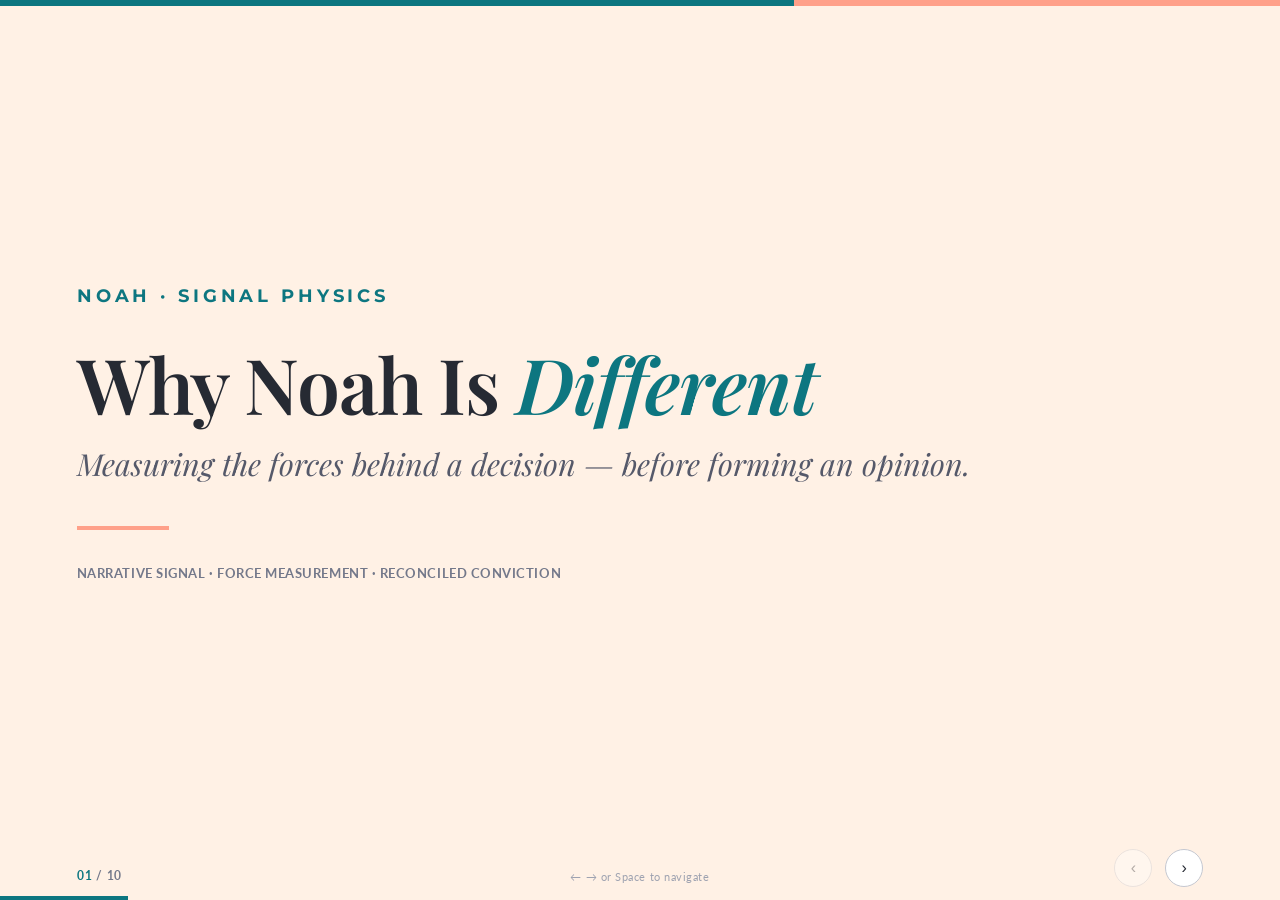
<file: deck.html>
<!DOCTYPE html>
<html lang="en">
<head>
<meta charset="UTF-8">
<meta name="viewport" content="width=device-width, initial-scale=1.0">
<title>Noah Signal Physics — Why Noah Is Different</title>
<link href="https://fonts.googleapis.com/css2?family=Montserrat:wght@600;700&family=Playfair+Display:ital,wght@0,400;0,500;0,600;0,700;1,400;1,500&family=Lato:ital,wght@0,300;0,400;0,700;0,900;1,300&display=swap" rel="stylesheet">
<style>
  :root {
    --ink: #262a33; --ink-light: #3d424d; --ink-mid: #55596a; --ink-subtle: #73788a;
    --grey-400: #9ea2b0; --grey-300: #c4c7d0; --grey-200: #dfe1e6; --grey-100: #eef0f3;
    --paper: #FFF1E5; --paper-light: #FFF7F0; --white: #ffffff;
    --accent: #0d7680; --teal: #0d7680; --teal-dark: #0a5a62; --salmon: #FFA089;
    --green: #16a34a; --orange: #f59e0b; --red: #cc0000;
    --font-display: 'Playfair Display', Georgia, serif;
    --font-body: 'Lato', -apple-system, BlinkMacSystemFont, sans-serif;
    --font-logo: 'Montserrat', sans-serif;
  }
  * { margin: 0; padding: 0; box-sizing: border-box; }
  html, body { height: 100%; }
  body {
    font-family: var(--font-body); color: var(--ink); background: var(--ink);
    -webkit-font-smoothing: antialiased; overflow: hidden;
  }

  /* ---------- DECK SHELL ---------- */
  .deck { position: relative; width: 100vw; height: 100vh; overflow: hidden; }
  .slide {
    position: absolute; inset: 0; opacity: 0; visibility: hidden;
    transition: opacity 0.45s ease; overflow: hidden;
    display: flex; flex-direction: column;
    background: var(--paper);
    padding: 4.2vmin 6vw 8vh;
  }
  .slide.active { opacity: 1; visibility: visible; z-index: 2; }
  .slide-inner { width: 100%; max-width: 1180px; margin: 0 auto; flex: 1;
    display: flex; flex-direction: column; justify-content: center; }

  /* subtle top accent rule on every slide */
  .slide::before {
    content: ""; position: absolute; top: 0; left: 0; right: 0; height: 6px;
    background: linear-gradient(90deg, var(--teal) 0%, var(--teal) 62%, var(--salmon) 62%, var(--salmon) 100%);
  }

  /* ---------- HEADER STRIP ---------- */
  .slide-topbar {
    position: absolute; top: 0; left: 0; right: 0; height: 52px;
    display: flex; align-items: center; padding: 0 6vw;
    font-size: 0.72rem; letter-spacing: 0.02em; color: var(--ink-subtle);
  }
  .slide-topbar .logo {
    font-family: var(--font-logo); font-weight: 700; font-size: 0.92rem;
    letter-spacing: 0.16em; color: var(--ink); text-transform: uppercase;
  }
  .slide-topbar .logo b { color: var(--teal); }
  .slide-topbar .kicker { margin-left: auto; text-transform: uppercase; letter-spacing: 0.14em; font-weight: 700; font-size: 0.62rem; color: var(--salmon-text, #d4754f); }

  /* ---------- TYPE ---------- */
  .eyebrow {
    font-family: var(--font-body); font-weight: 700; font-size: 0.74rem;
    letter-spacing: 0.18em; text-transform: uppercase; color: var(--teal);
    margin-bottom: 1.1rem; display: flex; align-items: center; gap: 0.7rem;
  }
  .eyebrow .num {
    display: inline-flex; align-items: center; justify-content: center;
    min-width: 1.5rem; height: 1.5rem; padding: 0 0.45rem; border-radius: 3px;
    background: var(--teal); color: var(--white); font-size: 0.7rem; letter-spacing: 0.04em;
  }
  h1.slide-title {
    font-family: var(--font-display); font-weight: 600; line-height: 1.08;
    font-size: clamp(1.9rem, 4.1vw, 3rem); color: var(--ink); margin-bottom: 1.4rem;
    letter-spacing: -0.01em;
  }
  h1.slide-title .hl { color: var(--teal); font-style: italic; }
  .lead { font-size: clamp(1rem, 1.55vw, 1.18rem); color: var(--ink-mid); font-weight: 300; max-width: 760px; line-height: 1.55; }
  .lead.tight { margin-bottom: 0.4rem; }
  .body-copy { font-size: clamp(0.95rem, 1.35vw, 1.05rem); color: var(--ink-light); line-height: 1.6; }

  .accent-text { color: var(--teal); font-weight: 700; }
  .salmon-text { color: #c85a3c; font-weight: 700; }

  /* ---------- COVER ---------- */
  .cover { background: var(--paper); justify-content: center; }
  .cover .slide-inner { align-items: flex-start; }
  .cover .brand {
    font-family: var(--font-logo); font-weight: 700; font-size: 1.1rem;
    letter-spacing: 0.22em; text-transform: uppercase; color: var(--teal); margin-bottom: 2.4rem;
  }
  .cover h1 {
    font-family: var(--font-display); font-weight: 600; letter-spacing: -0.015em;
    font-size: clamp(2.6rem, 6.2vw, 4.8rem); line-height: 1.02; color: var(--ink); margin-bottom: 1.3rem;
  }
  .cover h1 em { font-style: italic; color: var(--teal); }
  .cover .sub { font-family: var(--font-display); font-style: italic; font-weight: 400;
    font-size: clamp(1.2rem, 2.4vw, 1.9rem); color: var(--ink-mid); margin-bottom: 2.6rem; }
  .cover .rule { width: 92px; height: 4px; background: var(--salmon); margin-bottom: 2.2rem; }
  .cover .tagline { font-size: 0.84rem; letter-spacing: 0.04em; color: var(--ink-subtle);
    text-transform: uppercase; font-weight: 700; }

  /* ---------- PILL / TAG ---------- */
  .pill-grid { display: flex; flex-wrap: wrap; gap: 0.7rem; margin-top: 1.6rem; max-width: 820px; }
  .pill {
    font-size: 0.92rem; font-weight: 700; color: var(--ink-light);
    background: var(--white); border: 1px solid var(--grey-200); border-left: 3px solid var(--teal);
    padding: 0.55rem 1rem; border-radius: 4px; box-shadow: 0 1px 2px rgba(38,42,51,0.04);
  }
  .punch {
    margin-top: 2.2rem; font-family: var(--font-display); font-style: italic;
    font-size: clamp(1.15rem, 2vw, 1.5rem); line-height: 1.4; color: var(--ink);
    border-left: 4px solid var(--salmon); padding-left: 1.2rem; max-width: 820px;
  }
  .punch b { font-style: normal; color: var(--teal); }

  /* ---------- TWO COLUMN ---------- */
  .cols { display: grid; grid-template-columns: 1fr 1fr; gap: 1.6rem; margin-top: 0.4rem; }
  .col-card {
    background: var(--white); border: 1px solid var(--grey-200); border-radius: 6px;
    padding: 1.5rem 1.6rem; box-shadow: 0 2px 8px rgba(38,42,51,0.05); display: flex; flex-direction: column;
  }
  .col-card.teal-top { border-top: 4px solid var(--teal); }
  .col-card.salmon-top { border-top: 4px solid var(--salmon); }
  .col-card h3 {
    font-family: var(--font-body); font-weight: 700; font-size: 0.74rem; letter-spacing: 0.14em;
    text-transform: uppercase; color: var(--ink-subtle); margin-bottom: 1rem;
  }
  .col-card h3 .dot { display: inline-block; width: 9px; height: 9px; border-radius: 50%; margin-right: 0.5rem; vertical-align: middle; }
  ul.ticks { list-style: none; }
  ul.ticks li { position: relative; padding-left: 1.5rem; margin-bottom: 0.55rem; font-size: 0.96rem; color: var(--ink-light); line-height: 1.4; }
  ul.ticks li::before { content: ""; position: absolute; left: 0; top: 0.5rem; width: 7px; height: 7px; border-radius: 50%; background: var(--teal); }
  ul.ticks.neg li::before { background: var(--salmon); }
  ul.ticks.cross li::before { content: "\00d7"; background: none; color: var(--red); font-weight: 700; top: 0; font-size: 1rem; width: auto; height: auto; }
  ul.ticks.check li::before { content: "\2713"; background: none; color: var(--green); font-weight: 700; top: 0; font-size: 0.95rem; width: auto; height: auto; }

  /* ---------- FLOW PIPELINE ---------- */
  .flow { display: flex; align-items: stretch; gap: 0; flex-wrap: wrap; margin-top: 1rem; }
  .flow-step {
    flex: 1; min-width: 0; background: var(--white); border: 1px solid var(--grey-200);
    border-radius: 5px; padding: 0.85rem 0.7rem; text-align: center; font-size: 0.82rem; font-weight: 700;
    color: var(--ink-light); display: flex; align-items: center; justify-content: center; line-height: 1.25;
  }
  .flow-step.start { background: var(--ink); color: var(--white); border-color: var(--ink); }
  .flow-step.final { background: var(--teal); color: var(--white); border-color: var(--teal); }
  .flow-step.measure { border-left: 3px solid var(--teal); }
  .flow-arrow { display: flex; align-items: center; color: var(--grey-400); padding: 0 0.45rem; font-size: 1rem; font-weight: 700; }
  .flow.vert { flex-direction: column; align-items: stretch; gap: 0; max-width: 480px; }
  .flow.vert .flow-arrow { justify-content: center; padding: 0.28rem 0; transform: rotate(90deg); }

  .flow-note { margin-top: 1.5rem; font-family: var(--font-display); font-style: italic;
    font-size: clamp(1.05rem, 1.7vw, 1.35rem); color: var(--ink); }
  .flow-note b { font-style: normal; color: var(--teal); }

  /* measurement chips row */
  .chips { display: flex; flex-wrap: wrap; gap: 0.6rem; margin: 0.4rem 0 0.2rem; }
  .chip { font-size: 0.82rem; font-weight: 700; color: var(--teal-dark); background: rgba(13,118,128,0.08);
    border: 1px solid rgba(13,118,128,0.25); padding: 0.4rem 0.85rem; border-radius: 20px; }

  /* ---------- CONVICTION ---------- */
  .conv-grid { display: grid; grid-template-columns: 1fr 1fr; gap: 1.6rem; margin-top: 0.5rem; }
  .conv-card { background: var(--white); border: 1px solid var(--grey-200); border-radius: 6px; padding: 1.5rem 1.6rem; box-shadow: 0 2px 8px rgba(38,42,51,0.05); }
  .conv-card .conv-head { display: flex; align-items: baseline; justify-content: space-between; margin-bottom: 1rem; }
  .conv-card .conv-head .t { font-family: var(--font-display); font-weight: 600; font-size: 1.3rem; }
  .conv-card.high .t { color: var(--green); }
  .conv-card.low .t { color: var(--orange); }
  .conv-badge { font-size: 0.62rem; font-weight: 700; letter-spacing: 0.1em; text-transform: uppercase; padding: 0.2rem 0.55rem; border-radius: 3px; color: var(--white); }
  .conv-card.high .conv-badge { background: var(--green); }
  .conv-card.low .conv-badge { background: var(--orange); }
  .eq { display: flex; flex-direction: column; gap: 0.5rem; }
  .eq-term { background: var(--paper-light); border: 1px solid var(--grey-200); border-radius: 4px; padding: 0.5rem 0.85rem; font-weight: 700; font-size: 0.9rem; color: var(--ink-light); }
  .eq-term.pos { border-left: 3px solid var(--green); }
  .eq-term.neg { border-left: 3px solid var(--red); }
  .eq-op { text-align: center; font-weight: 700; color: var(--ink-subtle); font-size: 0.85rem; letter-spacing: 0.1em; }
  .eq-op.but { color: var(--red); }
  .eq-result { margin-top: 0.9rem; padding-top: 0.9rem; border-top: 1px dashed var(--grey-300); font-family: var(--font-display); font-weight: 600; font-size: 1.05rem; }
  .conv-card.high .eq-result { color: var(--green); }
  .conv-card.low .eq-result { color: var(--orange); }

  /* ---------- BP HOLD ---------- */
  .verdict-wrap { display: grid; grid-template-columns: 1.4fr 1fr; gap: 1.8rem; align-items: center; margin-top: 0.5rem; }
  .verdict-badge {
    background: var(--white); border: 1px solid var(--grey-200); border-top: 5px solid var(--orange);
    border-radius: 8px; padding: 2.2rem 1.5rem; text-align: center; box-shadow: 0 4px 16px rgba(38,42,51,0.07);
  }
  .verdict-badge .big { font-family: var(--font-display); font-weight: 700; font-size: clamp(2.6rem, 6vw, 4.4rem); color: var(--orange); line-height: 1; }
  .verdict-badge .sub { margin-top: 0.7rem; font-size: 0.78rem; letter-spacing: 0.12em; text-transform: uppercase; color: var(--ink-subtle); font-weight: 700; }
  .scale { display: flex; align-items: center; gap: 0.5rem; margin-top: 1.4rem; }
  .scale .pan { flex: 1; text-align: center; padding: 0.7rem 0.4rem; border-radius: 5px; font-size: 0.78rem; font-weight: 700; }
  .scale .pan.l { background: rgba(22,163,74,0.1); color: var(--green); border: 1px solid rgba(22,163,74,0.3); }
  .scale .pan.r { background: rgba(204,0,0,0.08); color: var(--red); border: 1px solid rgba(204,0,0,0.25); }
  .scale .fulcrum { font-size: 1.4rem; color: var(--ink-subtle); }

  /* ---------- QUESTION STACK (slide 7) ---------- */
  .q-stack { display: grid; grid-template-columns: 1fr 1fr; gap: 0.7rem 1.4rem; margin-top: 1.2rem; max-width: 880px; }
  .q-item { font-family: var(--font-display); font-style: italic; font-size: clamp(1rem, 1.6vw, 1.25rem); color: var(--ink); padding: 0.55rem 0 0.55rem 1.1rem; border-left: 3px solid var(--teal); }

  /* ---------- MONTH TRACKING ---------- */
  .month-grid { display: grid; grid-template-columns: 1fr auto 1fr; gap: 1.4rem; align-items: center; margin-top: 0.4rem; }
  .month-card { background: var(--white); border: 1px solid var(--grey-200); border-radius: 6px; padding: 1.4rem 1.5rem; box-shadow: 0 2px 8px rgba(38,42,51,0.05); }
  .month-card h4 { font-family: var(--font-body); font-weight: 700; font-size: 0.72rem; letter-spacing: 0.14em; text-transform: uppercase; color: var(--ink-subtle); margin-bottom: 1.1rem; }
  .metric { margin-bottom: 1rem; }
  .metric:last-child { margin-bottom: 0; }
  .metric .ml { display: flex; justify-content: space-between; font-size: 0.85rem; font-weight: 700; color: var(--ink-light); margin-bottom: 0.35rem; }
  .metric .ml .val { font-variant-numeric: tabular-nums; }
  .bar { height: 9px; background: var(--grey-100); border-radius: 5px; overflow: hidden; }
  .bar > span { display: block; height: 100%; border-radius: 5px; }
  .bar .teal { background: var(--teal); }
  .bar .salmon { background: var(--salmon); }
  .bar .rise { background: var(--red); }
  .month-arrow { font-size: 1.8rem; color: var(--grey-400); font-weight: 700; }
  .delta-flag { display: inline-block; margin-left: 0.4rem; font-size: 0.66rem; font-weight: 700; color: var(--red); background: rgba(204,0,0,0.08); padding: 0.05rem 0.4rem; border-radius: 3px; vertical-align: middle; }

  /* ---------- CLOSING ---------- */
  .closing { background: var(--paper); }
  .closing .slide-inner { align-items: flex-start; }
  .closing .one-liner { font-family: var(--font-display); font-weight: 500; line-height: 1.3;
    font-size: clamp(1.6rem, 3.6vw, 2.9rem); color: var(--ink); max-width: 960px; }
  .closing .one-liner .grey { color: var(--ink-subtle); }
  .closing .one-liner .teal { color: var(--teal); }
  .closing .divider-or { display: flex; align-items: center; gap: 1.2rem; margin: 1.8rem 0; max-width: 960px; }
  .closing .divider-or .line { flex: 1; height: 1px; background: var(--grey-300); }
  .closing .divider-or .vs { font-family: var(--font-body); font-weight: 700; font-size: 0.72rem; letter-spacing: 0.2em; text-transform: uppercase; color: var(--salmon); }

  /* ---------- NAV / CHROME ---------- */
  .deck-nav { position: fixed; bottom: 1.4vh; right: 6vw; z-index: 50; display: flex; align-items: center; gap: 0.8rem; }
  .deck-nav button {
    width: 38px; height: 38px; border-radius: 50%; border: 1px solid var(--grey-300);
    background: var(--white); color: var(--ink); font-size: 1rem; cursor: pointer;
    display: flex; align-items: center; justify-content: center; transition: all 0.15s;
  }
  .deck-nav button:hover { background: var(--teal); color: var(--white); border-color: var(--teal); }
  .deck-nav button:disabled { opacity: 0.35; cursor: default; }
  .deck-nav button:disabled:hover { background: var(--white); color: var(--ink); border-color: var(--grey-300); }
  .counter { position: fixed; bottom: 1.9vh; left: 6vw; z-index: 50; font-size: 0.78rem; font-weight: 700;
    color: var(--ink-subtle); letter-spacing: 0.06em; font-variant-numeric: tabular-nums; }
  .counter b { color: var(--teal); }
  .progress { position: fixed; bottom: 0; left: 0; height: 4px; background: var(--teal); z-index: 60; transition: width 0.4s ease; }

  .hint { position: fixed; bottom: 1.9vh; left: 50%; transform: translateX(-50%); z-index: 50;
    font-size: 0.68rem; color: var(--grey-400); letter-spacing: 0.05em; }

  @media (max-width: 760px) {
    .cols, .conv-grid, .q-stack, .month-grid, .verdict-wrap { grid-template-columns: 1fr; }
    .flow { flex-direction: column; }
    .flow .flow-arrow { transform: rotate(90deg); padding: 0.25rem 0; justify-content: center; }
    .month-arrow { transform: rotate(90deg); justify-self: center; }
  }
</style>
</head>
<body>
<div class="deck" id="deck">

  <!-- ========== COVER ========== -->
  <section class="slide cover active">
    <div class="slide-inner">
      <div class="brand">NOAH · Signal Physics</div>
      <h1>Why Noah Is <em>Different</em></h1>
      <div class="sub">Measuring the forces behind a decision — before forming an opinion.</div>
      <div class="rule"></div>
      <div class="tagline">Narrative Signal · Force Measurement · Reconciled Conviction</div>
    </div>
  </section>

  <!-- ========== SLIDE 1 — THE QUESTION ========== -->
  <section class="slide">
    <div class="slide-topbar"><span class="logo">N<b>O</b>AH</span><span class="kicker">Signal Physics</span></div>
    <div class="slide-inner">
      <div class="eyebrow"><span class="num">01</span> The Question</div>
      <h1 class="slide-title">A trader asks: <span class="hl">“Should I buy BP?”</span></h1>
      <p class="lead tight">At first glance this sounds simple. In reality it is a combination of competing forces:</p>
      <div class="pill-grid">
        <span class="pill">Company performance</span>
        <span class="pill">Oil prices</span>
        <span class="pill">Regulation</span>
        <span class="pill">Litigation</span>
        <span class="pill">Dividends</span>
        <span class="pill">Investor sentiment</span>
        <span class="pill">Competitor performance</span>
        <span class="pill">Market conditions</span>
      </div>
      <div class="punch">The challenge is not finding information.<br>The challenge is <b>measuring which forces matter most.</b></div>
    </div>
  </section>

  <!-- ========== SLIDE 2 — MOST AI SYSTEMS ========== -->
  <section class="slide">
    <div class="slide-topbar"><span class="logo">N<b>O</b>AH</span><span class="kicker">Signal Physics</span></div>
    <div class="slide-inner">
      <div class="eyebrow"><span class="num">02</span> How Most AI Systems Approach The Problem</div>
      <div class="flow">
        <div class="flow-step start">Question</div>
        <div class="flow-arrow">›</div>
        <div class="flow-step">Search web</div>
        <div class="flow-arrow">›</div>
        <div class="flow-step">Retrieve articles</div>
        <div class="flow-arrow">›</div>
        <div class="flow-step">Read articles</div>
        <div class="flow-arrow">›</div>
        <div class="flow-step">Generate summary</div>
        <div class="flow-arrow">›</div>
        <div class="flow-step final">Produce opinion</div>
      </div>
      <p class="body-copy" style="margin-top:1.1rem;"><em>“BP looks reasonably attractive because…”</em></p>
      <div class="cols">
        <div class="col-card teal-top">
          <h3><span class="dot" style="background:var(--green)"></span>Strengths</h3>
          <ul class="ticks check"><li>Fast</li><li>Impressive</li><li>Better than traditional search</li></ul>
        </div>
        <div class="col-card salmon-top">
          <h3><span class="dot" style="background:var(--red)"></span>Limitations</h3>
          <ul class="ticks cross">
            <li>No measurement layer</li>
            <li>No explicit contradiction testing</li>
            <li>Hard to explain why the answer changed</li>
            <li>Hard to compare one month with another</li>
            <li>Confidence reflects language, not evidence</li>
          </ul>
        </div>
      </div>
      <div class="flow-note">The answer is ultimately <b>an opinion generated from retrieved information.</b></div>
    </div>
  </section>

  <!-- ========== SLIDE 3 — HOW NOAH APPROACHES ========== -->
  <section class="slide">
    <div class="slide-topbar"><span class="logo">N<b>O</b>AH</span><span class="kicker">Signal Physics</span></div>
    <div class="slide-inner">
      <div class="eyebrow"><span class="num">03</span> How Noah Approaches The Same Problem</div>
      <div style="display:grid; grid-template-columns: auto 1fr; gap:2rem; align-items:center;">
        <div class="flow vert">
          <div class="flow-step start">Question</div>
          <div class="flow-arrow">›</div>
          <div class="flow-step measure">Break into investigative lanes</div>
          <div class="flow-arrow">›</div>
          <div class="flow-step measure">Measure each lane independently</div>
          <div class="flow-arrow">›</div>
          <div class="flow-step measure">Test for contradiction</div>
          <div class="flow-arrow">›</div>
          <div class="flow-step measure">Reconcile competing forces</div>
          <div class="flow-arrow">›</div>
          <div class="flow-step final">Generate narrative</div>
        </div>
        <div>
          <p class="body-copy" style="margin-bottom:1rem;">Between measurement and reconciliation, Noah quantifies each force along four dimensions:</p>
          <div class="chips">
            <span class="chip">Velocity</span>
            <span class="chip">Persistence</span>
            <span class="chip">Breadth</span>
            <span class="chip">Direction</span>
          </div>
          <div class="flow-note" style="margin-top:1.8rem;">The narrative is the <b>final stage</b>, not the analysis.</div>
        </div>
      </div>
    </div>
  </section>

  <!-- ========== SLIDE 4 — BP EXAMPLE LANES ========== -->
  <section class="slide">
    <div class="slide-topbar"><span class="logo">N<b>O</b>AH</span><span class="kicker">Signal Physics</span></div>
    <div class="slide-inner">
      <div class="eyebrow"><span class="num">04</span> What Actually Happened In The BP Example</div>
      <h1 class="slide-title" style="font-size:clamp(1.5rem,3vw,2.2rem); margin-bottom:1rem;">Noah created multiple investigative lanes — <span class="hl">each measured separately</span> before any conclusion.</h1>
      <div class="cols">
        <div class="col-card teal-top">
          <h3><span class="dot" style="background:var(--green)"></span>Positive forces</h3>
          <ul class="ticks">
            <li>Capital returns</li>
            <li>Dividend sustainability</li>
            <li>Buybacks</li>
            <li>Operational delivery</li>
            <li>Analyst upgrades</li>
          </ul>
        </div>
        <div class="col-card salmon-top">
          <h3><span class="dot" style="background:var(--salmon)"></span>Negative forces</h3>
          <ul class="ticks neg">
            <li>Regulatory pressure</li>
            <li>Litigation</li>
            <li>Windfall taxes</li>
            <li>Oil-price sensitivity</li>
            <li>Sector headwinds</li>
          </ul>
        </div>
      </div>
    </div>
  </section>

  <!-- ========== SLIDE 5 — CONVICTION ========== -->
  <section class="slide">
    <div class="slide-topbar"><span class="logo">N<b>O</b>AH</span><span class="kicker">Signal Physics</span></div>
    <div class="slide-inner">
      <div class="eyebrow"><span class="num">05</span> What Creates Conviction?</div>
      <div class="conv-grid">
        <div class="conv-card high">
          <div class="conv-head"><span class="t">High conviction</span><span class="conv-badge">Aligned</span></div>
          <p class="body-copy" style="margin-bottom:1rem; font-size:0.9rem;">All major forces point in the same direction.</p>
          <div class="eq">
            <div class="eq-term pos">Strong operations</div>
            <div class="eq-op">+</div>
            <div class="eq-term pos">Strong analyst support</div>
            <div class="eq-op">+</div>
            <div class="eq-term pos">Strong market backdrop</div>
            <div class="eq-op">+</div>
            <div class="eq-term pos">No regulatory pressure</div>
          </div>
          <div class="eq-result">↓ High conviction outcome</div>
        </div>
        <div class="conv-card low">
          <div class="conv-head"><span class="t">Low conviction</span><span class="conv-badge">Contradictory</span></div>
          <p class="body-copy" style="margin-bottom:1rem; font-size:0.9rem;">Positive and negative forces both exist.</p>
          <div class="eq">
            <div class="eq-term pos">Strong dividends</div>
            <div class="eq-op">+</div>
            <div class="eq-term pos">Strong operations</div>
            <div class="eq-op but">BUT</div>
            <div class="eq-term neg">Weak oil market</div>
            <div class="eq-op">+</div>
            <div class="eq-term neg">Regulatory pressure</div>
          </div>
          <div class="eq-result">↓ Mixed outcome → Lower conviction</div>
        </div>
      </div>
    </div>
  </section>

  <!-- ========== SLIDE 6 — WHY HOLD ========== -->
  <section class="slide">
    <div class="slide-topbar"><span class="logo">N<b>O</b>AH</span><span class="kicker">Signal Physics</span></div>
    <div class="slide-inner">
      <div class="eyebrow"><span class="num">06</span> Why BP Was A Hold</div>
      <div class="verdict-wrap">
        <div>
          <p class="lead tight">The company itself looked relatively healthy. However, three forces remained active drags:</p>
          <ul class="ticks neg" style="margin-top:1rem; font-size:1.02rem;">
            <li>Oil sensitivity remained a drag</li>
            <li>Regulatory pressure remained elevated</li>
            <li>Litigation and tax concerns remained active</li>
          </ul>
          <div class="scale">
            <div class="pan l">Positive forces</div>
            <div class="fulcrum">⟂</div>
            <div class="pan r">Negative forces</div>
          </div>
          <div class="punch" style="margin-top:1.6rem;">Not because Noah was uncertain — because the <b>measured forces were contradictory.</b></div>
        </div>
        <div class="verdict-badge">
          <div class="big">HOLD</div>
          <div class="sub">Forces largely offset</div>
        </div>
      </div>
    </div>
  </section>

  <!-- ========== SLIDE 7 — WHY THIS MATTERS ========== -->
  <section class="slide">
    <div class="slide-topbar"><span class="logo">N<b>O</b>AH</span><span class="kicker">Signal Physics</span></div>
    <div class="slide-inner">
      <div class="eyebrow"><span class="num">07</span> Why This Matters</div>
      <div class="cols" style="align-items:start;">
        <div class="col-card salmon-top">
          <h3>Traditional AI tells you</h3>
          <p style="font-family:var(--font-display); font-style:italic; font-size:1.5rem; color:var(--ink);">“What do we think?”</p>
        </div>
        <div class="col-card teal-top">
          <h3>Noah tells you</h3>
          <p style="font-family:var(--font-display); font-style:italic; font-size:1.2rem; color:var(--teal); line-height:1.4;">“What forces are acting on the situation?”</p>
        </div>
      </div>
      <div class="q-stack">
        <div class="q-item">What is strengthening?</div>
        <div class="q-item">What is weakening?</div>
        <div class="q-item">What is accelerating?</div>
        <div class="q-item">What is contradictory?</div>
        <div class="q-item" style="border-left-color:var(--salmon);">What would change the answer?</div>
      </div>
    </div>
  </section>

  <!-- ========== SLIDE 8 — MONTH ON MONTH ========== -->
  <section class="slide">
    <div class="slide-topbar"><span class="logo">N<b>O</b>AH</span><span class="kicker">Signal Physics</span></div>
    <div class="slide-inner">
      <div class="eyebrow"><span class="num">08</span> Month-On-Month Tracking</div>
      <p class="lead tight">Rather than tracking a single score, Noah tracks the <span class="accent-text">movement of the underlying forces.</span></p>
      <div class="month-grid">
        <div class="month-card">
          <h4>Month 1</h4>
          <div class="metric">
            <div class="ml"><span>Regulatory pressure</span><span class="val">40</span></div>
            <div class="bar"><span class="salmon" style="width:40%"></span></div>
          </div>
          <div class="metric">
            <div class="ml"><span>Capital returns</span><span class="val">70</span></div>
            <div class="bar"><span class="teal" style="width:70%"></span></div>
          </div>
        </div>
        <div class="month-arrow">→</div>
        <div class="month-card">
          <h4>Month 2</h4>
          <div class="metric">
            <div class="ml"><span>Regulatory pressure <span class="delta-flag">+25 ▲</span></span><span class="val">65</span></div>
            <div class="bar"><span class="rise" style="width:65%"></span></div>
          </div>
          <div class="metric">
            <div class="ml"><span>Capital returns</span><span class="val">70</span></div>
            <div class="bar"><span class="teal" style="width:70%"></span></div>
          </div>
        </div>
      </div>
      <p class="body-copy" style="margin-top:1.4rem;">The final score changes because a <b>specific force moved.</b> Clients can see <span class="accent-text">what changed</span>, <span class="accent-text">why it changed</span>, and <span class="accent-text">which evidence moved it</span> — rather than simply being told a score increased.</p>
    </div>
  </section>

  <!-- ========== SLIDE 9 — ONE SENTENCE ========== -->
  <section class="slide closing">
    <div class="slide-topbar"><span class="logo">N<b>O</b>AH</span><span class="kicker">Signal Physics</span></div>
    <div class="slide-inner">
      <div class="eyebrow"><span class="num">09</span> The Difference In One Sentence</div>
      <div class="one-liner"><span class="grey">Most AI systems generate an opinion from information.</span></div>
      <div class="divider-or"><span class="line"></span><span class="vs">Noah</span><span class="line"></span></div>
      <div class="one-liner">Noah measures the <span class="teal">competing forces acting on a decision</span> — before generating an opinion.</div>
    </div>
  </section>

</div>

<!-- CHROME -->
<div class="counter"><b id="cur">01</b> / <span id="total">10</span></div>
<div class="hint">← → or Space to navigate</div>
<div class="deck-nav">
  <button id="prev" aria-label="Previous">‹</button>
  <button id="next" aria-label="Next">›</button>
</div>
<div class="progress" id="progress"></div>

<script>
  const slides = Array.from(document.querySelectorAll('.slide'));
  const total = slides.length;
  let i = 0;
  document.getElementById('total').textContent = String(total).padStart(2,'0');
  const cur = document.getElementById('cur');
  const prog = document.getElementById('progress');
  const prevBtn = document.getElementById('prev');
  const nextBtn = document.getElementById('next');

  function show(n) {
    i = Math.max(0, Math.min(total - 1, n));
    slides.forEach((s, idx) => s.classList.toggle('active', idx === i));
    cur.textContent = String(i + 1).padStart(2, '0');
    prog.style.width = ((i + 1) / total * 100) + '%';
    prevBtn.disabled = i === 0;
    nextBtn.disabled = i === total - 1;
  }
  function next() { show(i + 1); }
  function prev() { show(i - 1); }

  nextBtn.addEventListener('click', next);
  prevBtn.addEventListener('click', prev);
  document.addEventListener('keydown', (e) => {
    if (e.key === 'ArrowRight' || e.key === ' ' || e.key === 'PageDown') { e.preventDefault(); next(); }
    else if (e.key === 'ArrowLeft' || e.key === 'PageUp') { e.preventDefault(); prev(); }
    else if (e.key === 'Home') show(0);
    else if (e.key === 'End') show(total - 1);
  });
  // touch swipe
  let tx = 0;
  document.addEventListener('touchstart', e => tx = e.changedTouches[0].clientX, {passive:true});
  document.addEventListener('touchend', e => {
    const dx = e.changedTouches[0].clientX - tx;
    if (Math.abs(dx) > 50) dx < 0 ? next() : prev();
  }, {passive:true});

  show(0);
</script>
</body>
</html>
</file>
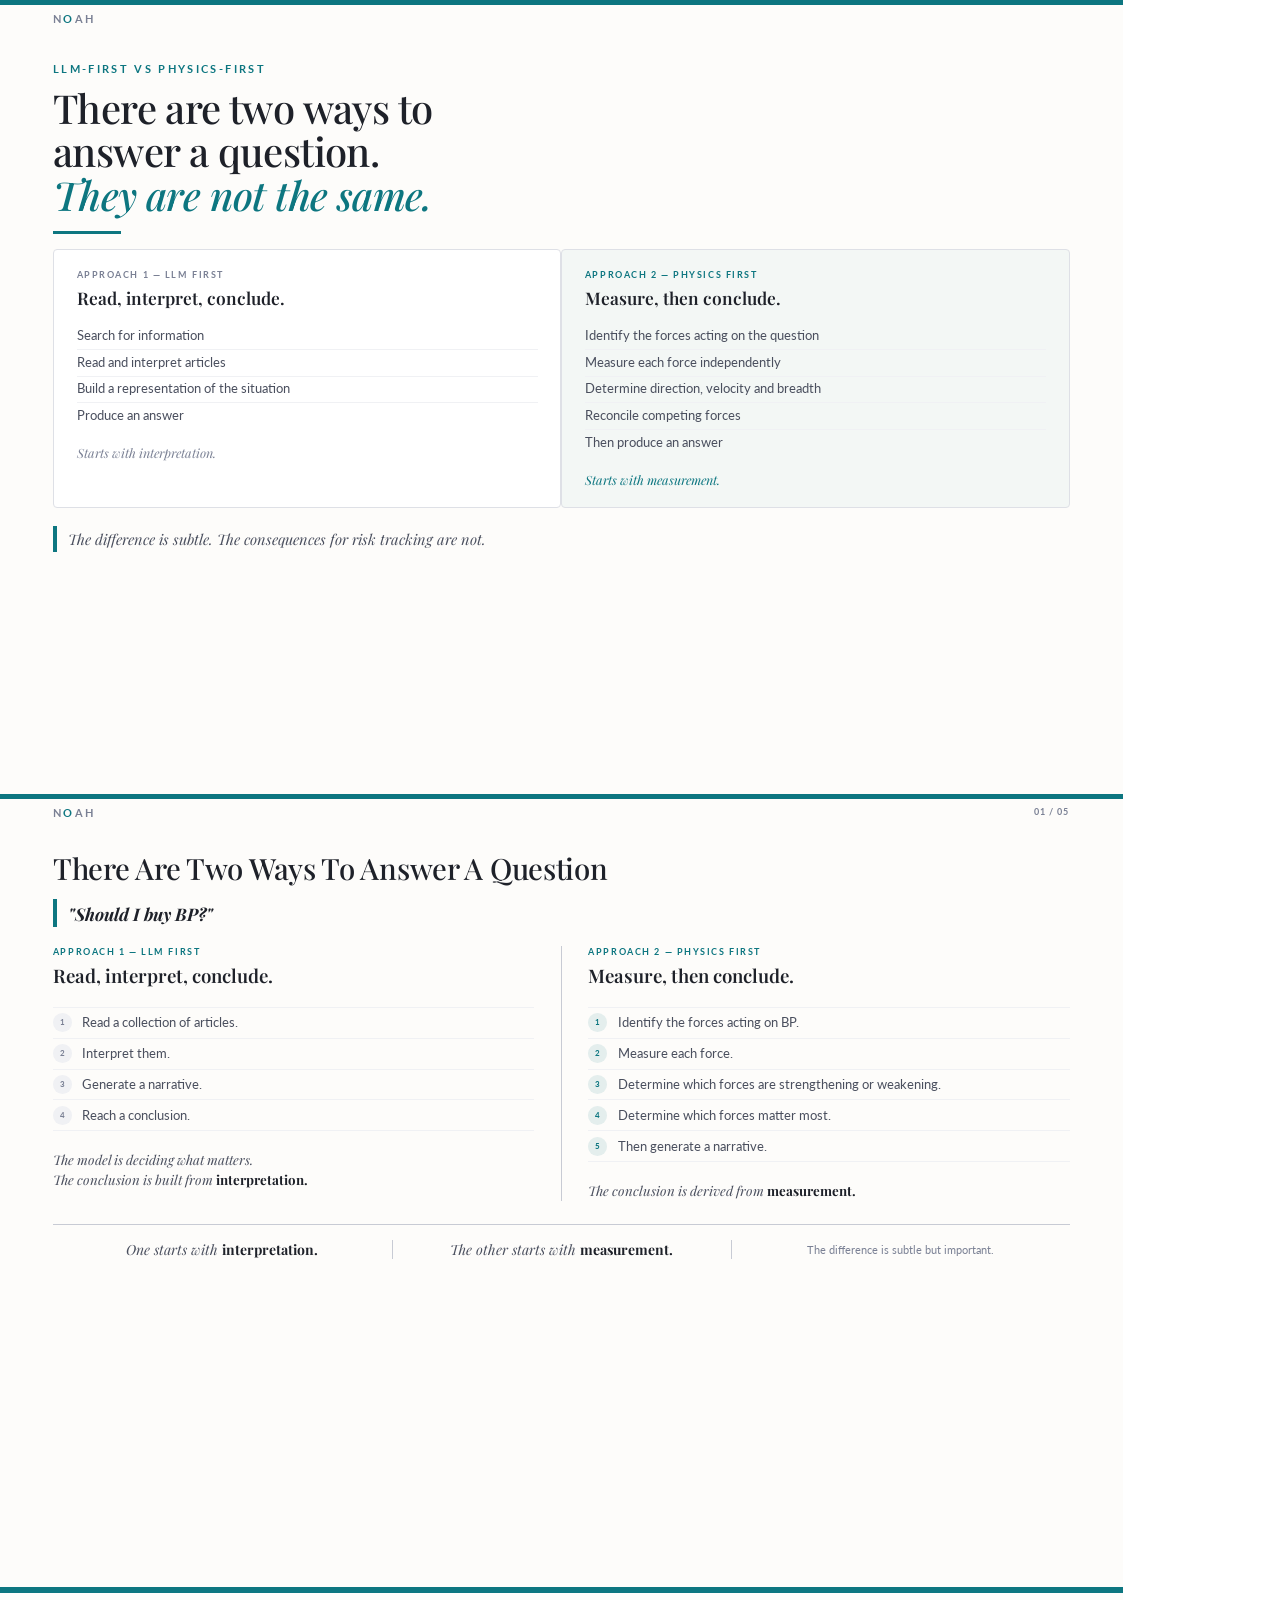
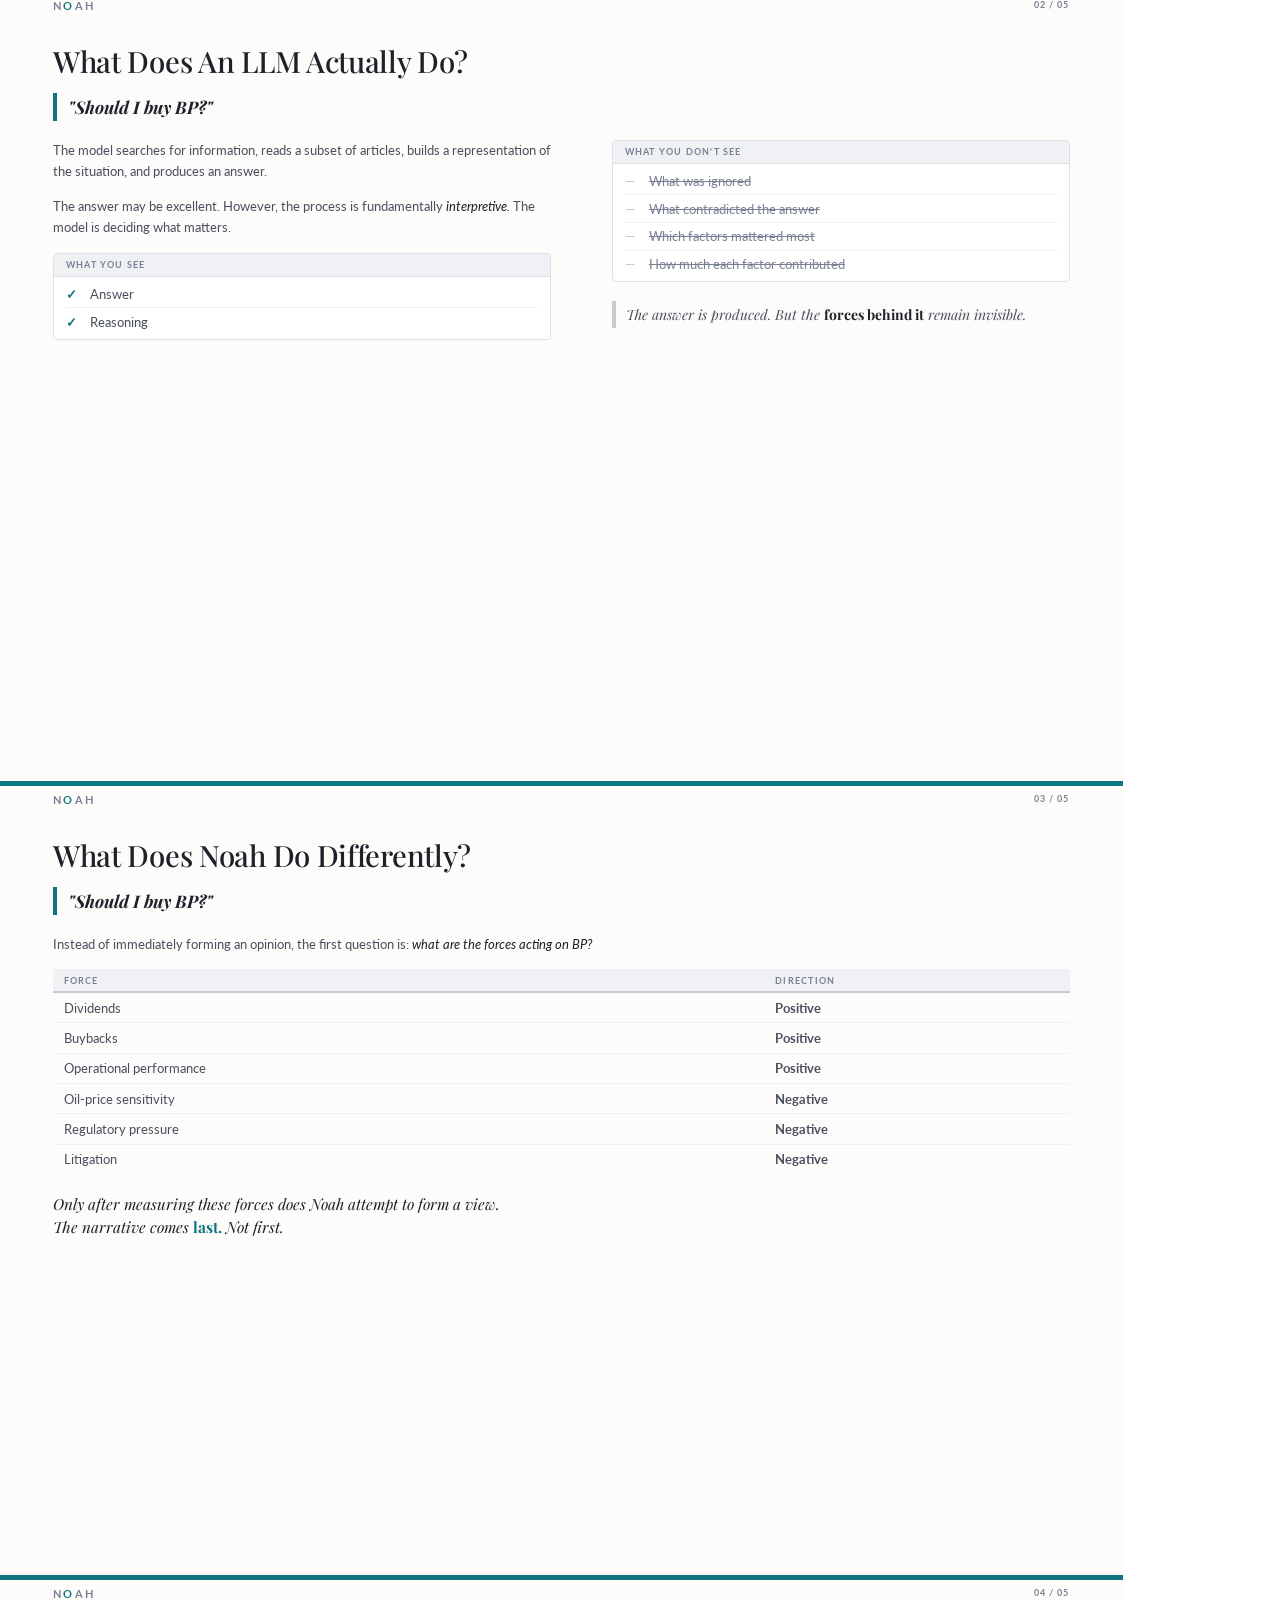
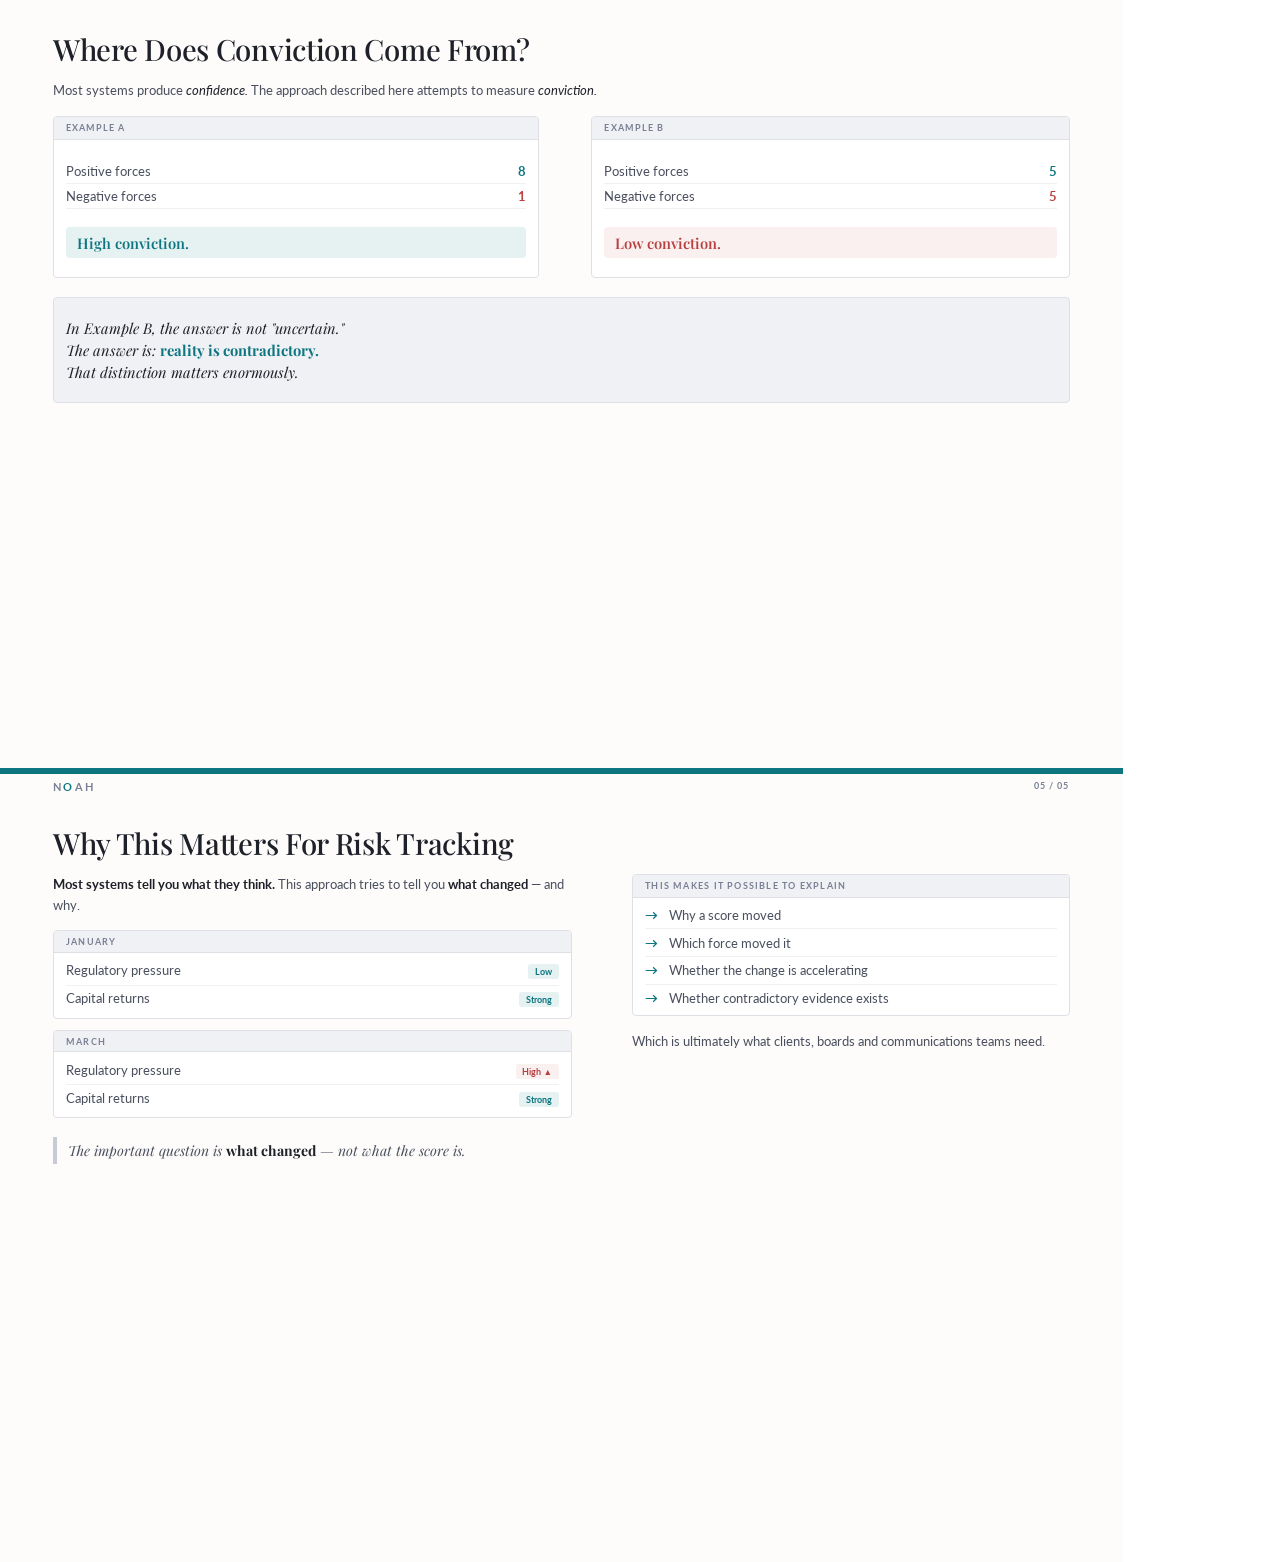
<file: deck2-print.html>
<!DOCTYPE html>
<html lang="en">
<head>
<meta charset="UTF-8">
<title>LLM-First vs Physics-First — A Briefing</title>
<style>
@import url('https://fonts.googleapis.com/css2?family=Playfair+Display:ital,wght@0,400;0,500;0,600;0,700;1,400;1,500&family=Lato:ital,wght@0,300;0,400;0,700;1,300&display=swap');

:root {
  --ink:       #1e2129;
  --ink-mid:   #4a4f5e;
  --ink-sub:   #7a8094;
  --g300:      #c8cbd4;
  --g200:      #dee0e6;
  --g100:      #f0f1f4;
  --paper:     #fdfcfa;
  --white:     #ffffff;
  --teal:      #0d7680;
  --teal-lt:   rgba(13,118,128,0.10);
  --red:       #b84040;
  --red-lt:    rgba(184,64,64,0.08);
  --fn: 'Lato', Arial, sans-serif;
  --fh: 'Playfair Display', Georgia, serif;
}

* { margin: 0; padding: 0; box-sizing: border-box; }

@page { size: A4 landscape; margin: 0; }

body {
  font-family: var(--fn);
  color: var(--ink);
  -webkit-print-color-adjust: exact;
  print-color-adjust: exact;
}

/* ── SLIDE SHELL ──────────────────────────────── */
.slide {
  width: 297mm;
  height: 210mm;
  background: var(--paper);
  page-break-after: always;
  overflow: hidden;
  position: relative;
}
.slide:last-child { page-break-after: avoid; }

/* teal top rule */
.slide::before {
  content: "";
  display: block;
  height: 4pt;
  background: var(--teal);
}

/* ── HEADER ───────────────────────────────────── */
.hdr {
  padding: 5pt 14mm 5pt;
  overflow: hidden; /* clearfix */
}
.hdr .logo {
  float: left;
  font-family: var(--fn);
  font-weight: 700;
  font-size: 8pt;
  letter-spacing: 0.22em;
  text-transform: uppercase;
  color: var(--ink-sub);
}
.hdr .logo b { color: var(--teal); }
.hdr .pnum {
  float: right;
  font-size: 7pt;
  font-weight: 700;
  letter-spacing: 0.12em;
  color: var(--ink-sub);
}

/* ── CONTENT AREA ─────────────────────────────── */
.body {
  padding: 7mm 14mm 10mm;
}

/* ── TYPE SCALE ───────────────────────────────── */
h2 {
  font-family: var(--fh);
  font-weight: 500;
  font-size: 22pt;
  line-height: 1.1;
  color: var(--ink);
  margin-bottom: 4mm;
  letter-spacing: -0.01em;
}
.eyebrow {
  font-size: 7pt;
  font-weight: 700;
  letter-spacing: 0.18em;
  text-transform: uppercase;
  color: var(--teal);
  margin-bottom: 3mm;
}
.pull-q {
  font-family: var(--fh);
  font-weight: 700;
  font-style: italic;
  font-size: 13pt;
  color: var(--ink);
  border-left: 3pt solid var(--teal);
  padding: 2pt 0 2pt 8pt;
  margin-bottom: 5mm;
  display: block;
}
.body-copy {
  font-size: 10pt;
  color: var(--ink-mid);
  line-height: 1.55;
  margin-bottom: 4mm;
}
.body-copy b { color: var(--ink); font-weight: 700; }
.body-copy em { font-style: italic; color: var(--ink); }
.note {
  font-family: var(--fh);
  font-style: italic;
  font-size: 10.5pt;
  color: var(--ink-mid);
  border-left: 3pt solid var(--g300);
  padding: 3pt 0 3pt 8pt;
  margin-top: 5mm;
}
.note b { font-style: normal; color: var(--ink); }

/* ── TWO-COLUMN: CSS TABLE ────────────────────── */
.tc { display: table; width: 100%; table-layout: fixed; }
.tc-row { display: table-row; }
.tc-cell { display: table-cell; vertical-align: top; }
.tc-cell + .tc-cell { padding-left: 8mm; }

/* ── LABEL + H3 ───────────────────────────────── */
.col-label {
  font-size: 6.5pt;
  font-weight: 700;
  letter-spacing: 0.18em;
  text-transform: uppercase;
  color: var(--teal);
  margin-bottom: 4pt;
}
h3 {
  font-family: var(--fh);
  font-weight: 600;
  font-size: 14pt;
  color: var(--ink);
  margin-bottom: 5mm;
}

/* ── NUMBERED STEPS ───────────────────────────── */
ol.steps { list-style: none; }
ol.steps li {
  display: block;
  padding: 4pt 0 4pt 22pt;
  position: relative;
  font-size: 10pt;
  color: var(--ink-mid);
  line-height: 1.45;
  border-bottom: 1pt solid var(--g100);
}
ol.steps li:first-child { border-top: 1pt solid var(--g100); }
ol.steps li::before {
  content: counter(step);
  counter-increment: step;
  position: absolute;
  left: 0;
  top: 50%;
  margin-top: -7pt;
  width: 14pt;
  height: 14pt;
  border-radius: 50%;
  background: var(--g100);
  font-size: 6pt;
  font-weight: 700;
  color: var(--ink-sub);
  text-align: center;
  line-height: 14pt;
}
ol.steps { counter-reset: step; }
ol.steps.teal li::before { background: var(--teal-lt); color: var(--teal); }

.strap {
  margin-top: 5mm;
  font-family: var(--fh);
  font-style: italic;
  font-size: 10pt;
  color: var(--ink-mid);
  line-height: 1.5;
}
.strap b { font-style: normal; color: var(--ink); }

/* divider between columns on page 1 */
.col-divider {
  display: table-cell;
  width: 1pt;
  background: var(--g300);
  padding: 0;
}

/* ── DISTINCTION BAR ──────────────────────────── */
.dist-bar {
  border-top: 1pt solid var(--g300);
  margin-top: 6mm;
  padding-top: 4mm;
  display: table;
  width: 100%;
  table-layout: fixed;
}
.dist-bar .dc {
  display: table-cell;
  text-align: center;
  vertical-align: middle;
  padding: 0 4mm;
}
.dist-bar .dc + .dc { border-left: 1pt solid var(--g300); }
.dist-bar .dc p {
  font-family: var(--fh);
  font-style: italic;
  font-size: 10.5pt;
  color: var(--ink-mid);
}
.dist-bar .dc p b { font-style: normal; color: var(--ink); }
.dist-bar .dc p.plain { font-family: var(--fn); font-style: normal; font-size: 8.5pt; color: var(--ink-sub); }

/* ── PANEL BOXES ──────────────────────────────── */
.panel {
  border: 1pt solid var(--g200);
  border-radius: 3pt;
  background: var(--white);
  margin-bottom: 4mm;
  overflow: hidden;
}
.panel-head {
  padding: 4pt 9pt;
  background: var(--g100);
  border-bottom: 1pt solid var(--g200);
  font-size: 6.5pt;
  font-weight: 700;
  letter-spacing: 0.14em;
  text-transform: uppercase;
  color: var(--ink-sub);
}
.panel ul { list-style: none; padding: 3pt 9pt; }
.panel ul li {
  padding: 4pt 0 4pt 18pt;
  font-size: 10pt;
  color: var(--ink-mid);
  border-bottom: 1pt solid var(--g100);
  position: relative;
}
.panel ul li:last-child { border-bottom: none; }
.panel ul li::before { position: absolute; left: 0; top: 4pt; font-weight: 700; }
.panel ul li.has::before { content: "✓"; color: var(--teal); }
.panel ul li.no { text-decoration: line-through; color: var(--ink-sub); }
.panel ul li.no::before { content: "—"; color: var(--g300); }

/* ── FORCES TABLE ─────────────────────────────── */
table.forces {
  width: 100%;
  border-collapse: collapse;
  margin: 4mm 0;
  font-size: 10pt;
}
table.forces thead th {
  text-align: left;
  font-size: 6.5pt;
  font-weight: 700;
  letter-spacing: 0.14em;
  text-transform: uppercase;
  color: var(--ink-sub);
  padding: 4pt 8pt;
  border-bottom: 2pt solid var(--g300);
  background: var(--g100);
}
table.forces tbody td {
  padding: 5pt 8pt;
  border-bottom: 1pt solid var(--g100);
  color: var(--ink-mid);
}
table.forces tbody tr:last-child td { border-bottom: none; }
.pos { color: var(--teal); font-weight: 700; }
.neg { color: var(--red); font-weight: 700; }

.aside {
  font-family: var(--fh);
  font-style: italic;
  font-size: 11.5pt;
  color: var(--ink);
  margin-top: 5mm;
  line-height: 1.5;
}
.aside b { font-style: normal; color: var(--teal); }

/* ── CONVICTION CARDS ─────────────────────────── */
.ex-card {
  border: 1pt solid var(--g200);
  border-radius: 3pt;
  background: var(--white);
  overflow: hidden;
}
.ex-head {
  padding: 4pt 9pt;
  background: var(--g100);
  border-bottom: 1pt solid var(--g200);
  font-size: 6.5pt;
  font-weight: 700;
  letter-spacing: 0.12em;
  text-transform: uppercase;
  color: var(--ink-sub);
}
.ex-body { padding: 5mm 9pt; }
.ex-row {
  overflow: hidden;
  padding: 3pt 0;
  border-bottom: 1pt solid var(--g100);
  font-size: 10pt;
}
.ex-row:last-child { border-bottom: none; }
.ex-row .lbl { float: left; color: var(--ink-mid); }
.ex-row .val { float: right; font-weight: 700; }
.ex-row .val.hi { color: var(--teal); }
.ex-row .val.lo { color: var(--red); }
.ex-result {
  margin-top: 5mm;
  padding: 4pt 8pt;
  border-radius: 3pt;
  font-family: var(--fh);
  font-weight: 600;
  font-size: 11pt;
  clear: both;
}
.ex-result.high { background: var(--teal-lt); color: var(--teal); }
.ex-result.low { background: var(--red-lt); color: var(--red); }

.insight {
  border: 1pt solid var(--g200);
  border-radius: 3pt;
  background: var(--g100);
  padding: 5mm 9pt;
  margin-top: 5mm;
  font-family: var(--fh);
  font-style: italic;
  font-size: 11pt;
  color: var(--ink);
  line-height: 1.5;
}
.insight b { font-style: normal; color: var(--teal); }

/* ── TRACKING CARDS ───────────────────────────── */
.track-card {
  border: 1pt solid var(--g200);
  border-radius: 3pt;
  background: var(--white);
  overflow: hidden;
  margin-bottom: 3mm;
}
.track-head {
  padding: 3.5pt 9pt;
  background: var(--g100);
  border-bottom: 1pt solid var(--g200);
  font-size: 6.5pt;
  font-weight: 700;
  letter-spacing: 0.14em;
  text-transform: uppercase;
  color: var(--ink-sub);
}
.track-body { padding: 4pt 9pt; }
.tm {
  overflow: hidden;
  padding: 4pt 0;
  border-bottom: 1pt solid var(--g100);
  font-size: 9.5pt;
}
.tm:last-child { border-bottom: none; }
.tm .tl { float: left; color: var(--ink-mid); }
.tm .tv { float: right; }
.tag {
  display: inline-block;
  font-size: 6.5pt;
  font-weight: 700;
  padding: 1.5pt 5pt;
  border-radius: 2pt;
}
.tag-g { background: var(--teal-lt); color: var(--teal); }
.tag-r { background: var(--red-lt); color: var(--red); }

.explains {
  border: 1pt solid var(--g200);
  border-radius: 3pt;
  background: var(--white);
  overflow: hidden;
  margin-bottom: 4mm;
}
.explains ul { list-style: none; padding: 3pt 9pt; }
.explains ul li {
  padding: 4pt 0 4pt 18pt;
  position: relative;
  font-size: 10pt;
  color: var(--ink-mid);
  border-bottom: 1pt solid var(--g100);
}
.explains ul li:last-child { border-bottom: none; }
.explains ul li::before { content: "→"; position: absolute; left: 0; color: var(--teal); font-weight: 700; }

/* ─────────────────────────────────────────────── */
/*  COVER                                          */
/* ─────────────────────────────────────────────── */
.cover .cover-body {
  padding: 8mm 14mm 10mm;
}
.cover .cover-kicker {
  font-family: var(--fn);
  font-weight: 700;
  font-size: 8pt;
  letter-spacing: 0.22em;
  text-transform: uppercase;
  color: var(--teal);
  margin-bottom: 3mm;
}
.cover h1 {
  font-family: var(--fh);
  font-weight: 500;
  font-size: 30pt;
  line-height: 1.08;
  color: var(--ink);
  margin-bottom: 3mm;
  letter-spacing: -0.015em;
}
.cover h1 em { font-style: italic; color: var(--teal); }
.cover .cover-rule { width: 18mm; height: 2.5pt; background: var(--teal); margin: 4mm 0; }
.cover .cover-sub {
  font-family: var(--fh);
  font-style: italic;
  font-size: 12pt;
  color: var(--ink-mid);
  margin-bottom: 6mm;
}

/* cover two-panel comparison */
.cover-compare {
  display: table;
  width: 100%;
  table-layout: fixed;
  margin-bottom: 5mm;
}
.cover-compare .cc {
  display: table-cell;
  vertical-align: top;
  border: 1pt solid var(--g200);
  border-radius: 3pt;
  padding: 5mm 6mm;
  background: var(--white);
}
.cover-compare .cc + .cc {
  border-left: none;
  border-left: 1pt solid var(--g200);
  background: rgba(13,118,128,0.04);
}
.cover-compare .cc-label {
  font-size: 6.5pt;
  font-weight: 700;
  letter-spacing: 0.18em;
  text-transform: uppercase;
  color: var(--ink-sub);
  margin-bottom: 4pt;
}
.cover-compare .cc-label.tl { color: var(--teal); }
.cover-compare .cc-h {
  font-family: var(--fh);
  font-weight: 600;
  font-size: 13pt;
  color: var(--ink);
  margin-bottom: 4mm;
}
.cover-compare .cc-steps {
  font-size: 9.5pt;
  color: var(--ink-mid);
  line-height: 1.6;
}
.cover-compare .cc-steps span {
  display: block;
  padding: 2pt 0;
  border-bottom: 1pt solid var(--g100);
}
.cover-compare .cc-steps span:last-child { border-bottom: none; }
.cover-compare .cc .cc-close {
  margin-top: 4mm;
  font-family: var(--fh);
  font-style: italic;
  font-size: 9.5pt;
  color: var(--ink-sub);
}
.cover-compare .cc.right .cc-close { color: var(--teal); }

.cover-closing {
  font-family: var(--fh);
  font-style: italic;
  font-size: 11pt;
  color: var(--ink-mid);
  border-left: 3pt solid var(--teal);
  padding: 2pt 0 2pt 8pt;
}
</style>
</head>
<body>

<!-- ═══════════════ COVER ═══════════════ -->
<div class="slide cover">
  <div class="hdr"><span class="logo">N<b>O</b>AH</span></div>
  <div class="cover-body">
    <div class="cover-kicker">LLM-First vs Physics-First</div>
    <h1>There are two ways to<br>answer a question.<br><em>They are not the same.</em></h1>
    <div class="cover-rule"></div>
    <div class="cover-compare">
      <div class="cc">
        <div class="cc-label">Approach 1 — LLM First</div>
        <div class="cc-h">Read, interpret, conclude.</div>
        <div class="cc-steps">
          <span>Search for information</span>
          <span>Read and interpret articles</span>
          <span>Build a representation of the situation</span>
          <span>Produce an answer</span>
        </div>
        <div class="cc-close">Starts with interpretation.</div>
      </div>
      <div class="cc right">
        <div class="cc-label tl">Approach 2 — Physics First</div>
        <div class="cc-h">Measure, then conclude.</div>
        <div class="cc-steps">
          <span>Identify the forces acting on the question</span>
          <span>Measure each force independently</span>
          <span>Determine direction, velocity and breadth</span>
          <span>Reconcile competing forces</span>
          <span>Then produce an answer</span>
        </div>
        <div class="cc-close">Starts with measurement.</div>
      </div>
    </div>
    <div class="cover-closing">The difference is subtle. The consequences for risk tracking are not.</div>
  </div>
</div>

<!-- ═══════════════ PAGE 1 ═══════════════ -->
<div class="slide">
  <div class="hdr"><span class="logo">N<b>O</b>AH</span><span class="pnum">01 / 05</span></div>
  <div class="body">
    <h2>There Are Two Ways To Answer A Question</h2>
    <span class="pull-q">"Should I buy BP?"</span>

    <div class="tc">
      <div class="tc-row">

        <div class="tc-cell" style="padding-right: 7mm;">
          <div class="col-label">Approach 1 — LLM First</div>
          <h3>Read, interpret, conclude.</h3>
          <ol class="steps">
            <li>Read a collection of articles.</li>
            <li>Interpret them.</li>
            <li>Generate a narrative.</li>
            <li>Reach a conclusion.</li>
          </ol>
          <p class="strap">The model is deciding what matters.<br>The conclusion is built from <b>interpretation.</b></p>
        </div>

        <div class="col-divider"></div>

        <div class="tc-cell" style="padding-left: 7mm;">
          <div class="col-label">Approach 2 — Physics First</div>
          <h3>Measure, then conclude.</h3>
          <ol class="steps teal">
            <li>Identify the forces acting on BP.</li>
            <li>Measure each force.</li>
            <li>Determine which forces are strengthening or weakening.</li>
            <li>Determine which forces matter most.</li>
            <li>Then generate a narrative.</li>
          </ol>
          <p class="strap">The conclusion is derived from <b>measurement.</b></p>
        </div>

      </div>
    </div>

    <div class="dist-bar">
      <div class="dc"><p>One starts with <b>interpretation.</b></p></div>
      <div class="dc"><p>The other starts with <b>measurement.</b></p></div>
      <div class="dc"><p class="plain">The difference is subtle but important.</p></div>
    </div>
  </div>
</div>

<!-- ═══════════════ PAGE 2 ═══════════════ -->
<div class="slide">
  <div class="hdr"><span class="logo">N<b>O</b>AH</span><span class="pnum">02 / 05</span></div>
  <div class="body">
    <h2>What Does An LLM Actually Do?</h2>
    <span class="pull-q">"Should I buy BP?"</span>

    <div class="tc">
      <div class="tc-row">

        <div class="tc-cell" style="width:52%; padding-right:8mm;">
          <p class="body-copy">The model searches for information, reads a subset of articles, builds a representation of the situation, and produces an answer.</p>
          <p class="body-copy">The answer may be excellent. However, the process is fundamentally <em>interpretive.</em> The model is deciding what matters.</p>

          <div class="panel">
            <div class="panel-head">What you see</div>
            <ul>
              <li class="has">Answer</li>
              <li class="has">Reasoning</li>
            </ul>
          </div>
        </div>

        <div class="tc-cell" style="width:48%;">
          <div class="panel">
            <div class="panel-head">What you don't see</div>
            <ul>
              <li class="no">What was ignored</li>
              <li class="no">What contradicted the answer</li>
              <li class="no">Which factors mattered most</li>
              <li class="no">How much each factor contributed</li>
            </ul>
          </div>
          <div class="note">The answer is produced. But the <b>forces behind it</b> remain invisible.</div>
        </div>

      </div>
    </div>
  </div>
</div>

<!-- ═══════════════ PAGE 3 ═══════════════ -->
<div class="slide">
  <div class="hdr"><span class="logo">N<b>O</b>AH</span><span class="pnum">03 / 05</span></div>
  <div class="body">
    <h2>What Does Noah Do Differently?</h2>
    <span class="pull-q">"Should I buy BP?"</span>

    <p class="body-copy">Instead of immediately forming an opinion, the first question is: <em>what are the forces acting on BP?</em></p>

    <table class="forces">
      <thead>
        <tr><th style="width:70%">Force</th><th>Direction</th></tr>
      </thead>
      <tbody>
        <tr><td>Dividends</td><td class="pos">Positive</td></tr>
        <tr><td>Buybacks</td><td class="pos">Positive</td></tr>
        <tr><td>Operational performance</td><td class="pos">Positive</td></tr>
        <tr><td>Oil-price sensitivity</td><td class="neg">Negative</td></tr>
        <tr><td>Regulatory pressure</td><td class="neg">Negative</td></tr>
        <tr><td>Litigation</td><td class="neg">Negative</td></tr>
      </tbody>
    </table>

    <div class="aside">Only after measuring these forces does Noah attempt to form a view.<br>The narrative comes <b>last.</b> Not first.</div>
  </div>
</div>

<!-- ═══════════════ PAGE 4 ═══════════════ -->
<div class="slide">
  <div class="hdr"><span class="logo">N<b>O</b>AH</span><span class="pnum">04 / 05</span></div>
  <div class="body">
    <h2>Where Does Conviction Come From?</h2>
    <p class="body-copy">Most systems produce <em>confidence.</em> The approach described here attempts to measure <em>conviction.</em></p>

    <div class="tc">
      <div class="tc-row">

        <div class="tc-cell" style="padding-right:6mm;">
          <div class="ex-card">
            <div class="ex-head">Example A</div>
            <div class="ex-body">
              <div class="ex-row"><span class="lbl">Positive forces</span><span class="val hi">8</span></div>
              <div class="ex-row"><span class="lbl">Negative forces</span><span class="val lo">1</span></div>
              <div class="ex-result high">High conviction.</div>
            </div>
          </div>
        </div>

        <div class="tc-cell">
          <div class="ex-card">
            <div class="ex-head">Example B</div>
            <div class="ex-body">
              <div class="ex-row"><span class="lbl">Positive forces</span><span class="val hi">5</span></div>
              <div class="ex-row"><span class="lbl">Negative forces</span><span class="val lo">5</span></div>
              <div class="ex-result low">Low conviction.</div>
            </div>
          </div>
        </div>

      </div>
    </div>

    <div class="insight">
      In Example B, the answer is not "uncertain."<br>
      The answer is: <b>reality is contradictory.</b><br>
      That distinction matters enormously.
    </div>
  </div>
</div>

<!-- ═══════════════ PAGE 5 ═══════════════ -->
<div class="slide">
  <div class="hdr"><span class="logo">N<b>O</b>AH</span><span class="pnum">05 / 05</span></div>
  <div class="body">
    <h2>Why This Matters For Risk Tracking</h2>

    <div class="tc">
      <div class="tc-row">

        <div class="tc-cell" style="width:54%; padding-right:8mm;">
          <p class="body-copy"><b>Most systems tell you what they think.</b> This approach tries to tell you <b>what changed</b> — and why.</p>

          <div class="track-card">
            <div class="track-head">January</div>
            <div class="track-body">
              <div class="tm"><span class="tl">Regulatory pressure</span><span class="tv"><span class="tag tag-g">Low</span></span></div>
              <div class="tm"><span class="tl">Capital returns</span><span class="tv"><span class="tag tag-g">Strong</span></span></div>
            </div>
          </div>

          <div class="track-card">
            <div class="track-head">March</div>
            <div class="track-body">
              <div class="tm"><span class="tl">Regulatory pressure</span><span class="tv"><span class="tag tag-r">High ▲</span></span></div>
              <div class="tm"><span class="tl">Capital returns</span><span class="tv"><span class="tag tag-g">Strong</span></span></div>
            </div>
          </div>

          <div class="note">The important question is <b>what changed</b> — not what the score is.</div>
        </div>

        <div class="tc-cell" style="width:46%;">
          <div class="explains">
            <div class="panel-head">This makes it possible to explain</div>
            <ul>
              <li>Why a score moved</li>
              <li>Which force moved it</li>
              <li>Whether the change is accelerating</li>
              <li>Whether contradictory evidence exists</li>
            </ul>
          </div>
          <p class="body-copy" style="margin-top:4mm;">Which is ultimately what clients, boards and communications teams need.</p>
        </div>

      </div>
    </div>
  </div>
</div>

</body>
</html>
</file>
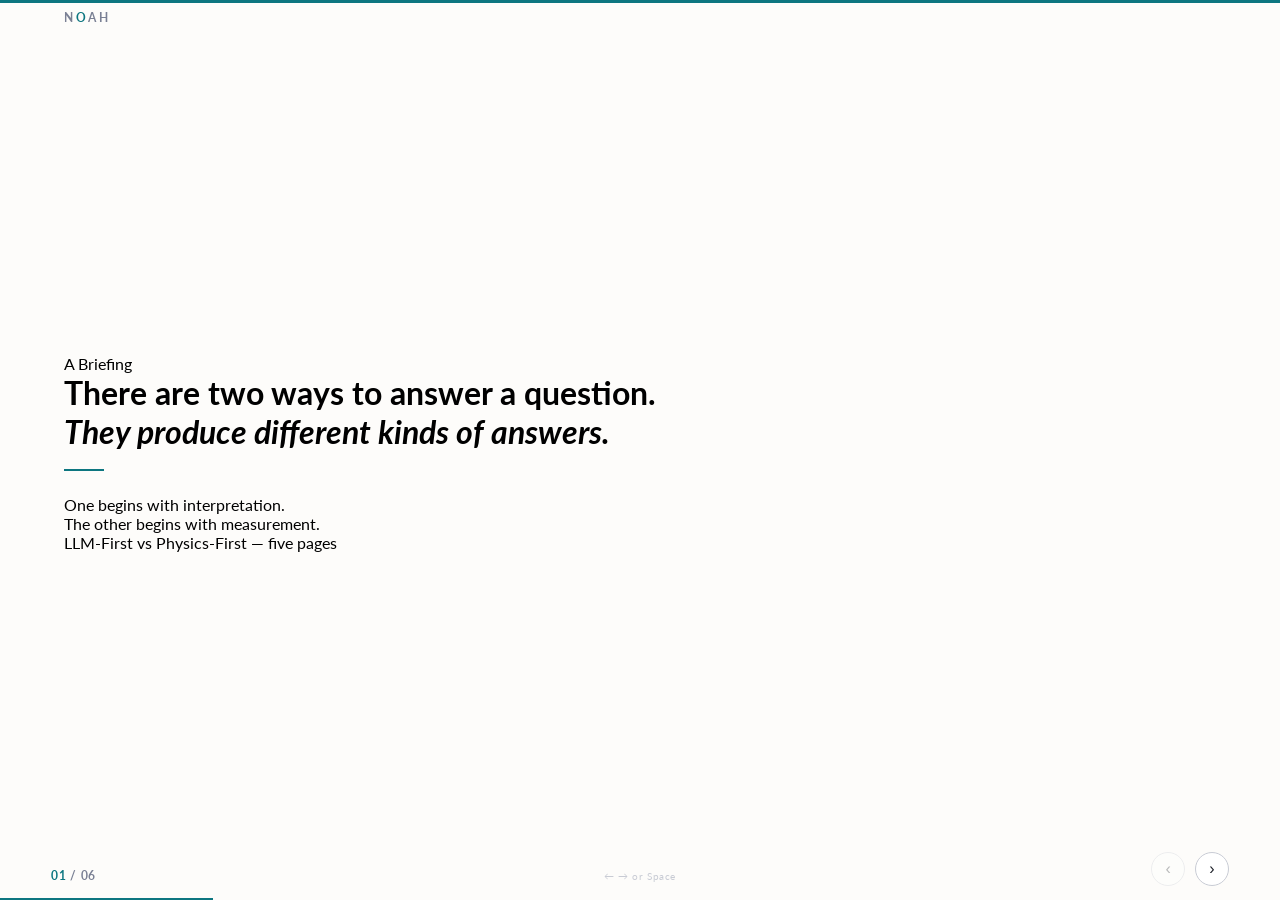
<file: deck2.html>
<!DOCTYPE html>
<html lang="en">
<head>
<meta charset="UTF-8">
<meta name="viewport" content="width=device-width, initial-scale=1.0">
<title>Physics First — A Briefing</title>
<link href="https://fonts.googleapis.com/css2?family=Playfair+Display:ital,wght@0,400;0,500;0,600;0,700;1,400;1,500&family=Lato:ital,wght@0,300;0,400;0,700;1,300&display=swap" rel="stylesheet">
<style>
  :root {
    --ink: #1e2129; --ink-mid: #4a4f5e; --ink-subtle: #7a8094;
    --grey-300: #c8cbd4; --grey-100: #f0f1f4;
    --paper: #fdfcfa; --white: #ffffff;
    --teal: #0d7680; --rule: #0d7680;
    --font-h: 'Playfair Display', Georgia, serif;
    --font-b: 'Lato', system-ui, sans-serif;
  }
  * { margin: 0; padding: 0; box-sizing: border-box; }
  html, body { height: 100%; overflow: hidden; }
  body { background: #e8e6e1; font-family: var(--font-b); -webkit-font-smoothing: antialiased; }

  /* ---- DECK ---- */
  .deck { width: 100vw; height: 100vh; position: relative; }
  .slide {
    position: absolute; inset: 0;
    background: var(--paper);
    display: flex; flex-direction: column;
    padding: 0;
    opacity: 0; visibility: hidden; transition: opacity 0.35s;
  }
  .slide.active { opacity: 1; visibility: visible; z-index: 2; }

  /* thin top rule in teal */
  .slide::before { content: ""; position: absolute; top: 0; left: 0; right: 0; height: 3px; background: var(--rule); }

  /* ---- SLIDE HEADER ---- */
  .s-header {
    padding: 1.6vh 5vw 0;
    display: flex; align-items: baseline; justify-content: space-between;
    flex-shrink: 0; padding-top: calc(0.9vh + 3px);
  }
  .s-logo { font-family: var(--font-b); font-weight: 700; font-size: 0.72rem; letter-spacing: 0.22em; text-transform: uppercase; color: var(--ink-subtle); }
  .s-logo b { color: var(--teal); }
  .s-num { font-size: 0.68rem; font-weight: 700; letter-spacing: 0.12em; color: var(--ink-subtle); }

  /* ---- SLIDE BODY ---- */
  .s-body { flex: 1; padding: 3vh 5vw 5vh; display: flex; flex-direction: column; justify-content: center; }
  .s-body.top { justify-content: flex-start; padding-top: 1.5vh; }

  h2.s-title {
    font-family: var(--font-h); font-weight: 500; line-height: 1.12;
    font-size: clamp(1.55rem, 3.2vw, 2.55rem);
    color: var(--ink); margin-bottom: 0.4rem; letter-spacing: -0.01em;
  }
  .rule { width: 40px; height: 2px; background: var(--teal); margin: 1.1rem 0 1.5rem; }
  .question {
    display: inline-block; font-family: var(--font-h); font-weight: 700; font-style: italic;
    font-size: clamp(1.05rem, 1.9vw, 1.5rem); color: var(--ink);
    border-left: 3px solid var(--teal); padding: 0.4rem 0 0.4rem 1rem;
    margin-bottom: 1.8rem;
  }
  .label {
    font-size: 0.7rem; font-weight: 700; letter-spacing: 0.18em; text-transform: uppercase;
    color: var(--teal); margin-bottom: 0.6rem;
  }

  /* ---- TWO COLUMNS (page 1) ---- */
  .compare { display: grid; grid-template-columns: 1fr 1fr; gap: 0; flex: 1; }
  .col { padding: 2.5vmin 3vw; display: flex; flex-direction: column; border-top: 1px solid var(--grey-300); }
  .col:first-child { border-right: 1px solid var(--grey-300); }
  .col h3 {
    font-family: var(--font-h); font-weight: 600;
    font-size: clamp(1.05rem, 2vw, 1.5rem); color: var(--ink); margin-bottom: 1.2rem;
  }
  ol.steps { list-style: none; counter-reset: s; }
  ol.steps li {
    counter-increment: s; padding-left: 2rem; position: relative;
    margin-bottom: 0.65rem; font-size: clamp(0.9rem, 1.3vw, 1.05rem);
    color: var(--ink-mid); line-height: 1.45;
  }
  ol.steps li::before {
    content: counter(s); position: absolute; left: 0; top: 0;
    width: 1.3rem; height: 1.3rem; border-radius: 50%; background: var(--grey-100);
    font-size: 0.68rem; font-weight: 700; color: var(--ink-subtle);
    display: flex; align-items: center; justify-content: center;
    font-family: var(--font-b);
  }
  ol.steps.teal li::before { background: rgba(13,118,128,0.1); color: var(--teal); }

  .strap {
    margin-top: auto; padding-top: 1.4rem;
    font-family: var(--font-h); font-style: italic;
    font-size: clamp(0.95rem, 1.55vw, 1.25rem); color: var(--ink-mid); line-height: 1.5;
  }
  .strap b { font-style: normal; color: var(--ink); font-weight: 600; }

  /* bottom banner on page 1 */
  .distinction {
    border-top: 1px solid var(--grey-300);
    padding: 1.4vh 5vw;
    display: flex; gap: 3vw; align-items: center; flex-shrink: 0;
  }
  .dist-item { flex: 1; text-align: center; }
  .dist-item .dt { font-family: var(--font-h); font-style: italic; font-size: clamp(0.9rem, 1.6vw, 1.3rem); color: var(--ink-mid); }
  .dist-item .dt b { font-style: normal; color: var(--ink); font-weight: 600; }
  .dist-sep { width: 1px; background: var(--grey-300); align-self: stretch; }

  /* ---- PAGE 2 LAYOUT ---- */
  .two-col { display: grid; grid-template-columns: 1fr 1fr; gap: 4vw; align-items: start; }
  .body-text { font-size: clamp(0.92rem, 1.35vw, 1.05rem); color: var(--ink-mid); line-height: 1.65; margin-bottom: 0.9rem; }
  .body-text b { color: var(--ink); font-weight: 700; }
  .body-text em { font-style: italic; color: var(--ink); }

  .panel {
    border: 1px solid var(--grey-300); border-radius: 4px;
    background: var(--white); overflow: hidden;
  }
  .panel h4 {
    padding: 0.7rem 1rem; background: var(--grey-100);
    font-family: var(--font-b); font-size: 0.7rem; font-weight: 700;
    letter-spacing: 0.14em; text-transform: uppercase; color: var(--ink-subtle);
    border-bottom: 1px solid var(--grey-300);
  }
  .panel ul { list-style: none; padding: 0.8rem 1rem; }
  .panel ul li { padding: 0.35rem 0; font-size: 0.95rem; color: var(--ink-mid); border-bottom: 1px solid var(--grey-100); display: flex; align-items: center; gap: 0.5rem; }
  .panel ul li:last-child { border-bottom: none; }
  .panel ul li.has::before { content: "✓"; color: var(--teal); font-weight: 700; flex-shrink: 0; }
  .panel ul li.missing { text-decoration: line-through; color: var(--ink-subtle); }
  .panel ul li.missing::before { content: "—"; color: var(--grey-300); font-weight: 700; flex-shrink: 0; }

  /* note block */
  .note {
    font-family: var(--font-h); font-style: italic;
    font-size: clamp(0.95rem, 1.5vw, 1.2rem); line-height: 1.5;
    color: var(--ink-mid); border-left: 3px solid var(--grey-300);
    padding: 0.6rem 0 0.6rem 1rem; margin-top: 1.2rem;
  }
  .note b { font-style: normal; color: var(--ink); }

  /* ---- PAGE 3 — TABLE ---- */
  table.forces {
    width: 100%; border-collapse: collapse; margin: 1.2rem 0;
    font-size: clamp(0.88rem, 1.3vw, 1rem);
  }
  table.forces thead th {
    text-align: left; font-family: var(--font-b); font-weight: 700; font-size: 0.68rem;
    letter-spacing: 0.14em; text-transform: uppercase; color: var(--ink-subtle);
    padding: 0.5rem 0.8rem; border-bottom: 2px solid var(--grey-300); background: var(--grey-100);
  }
  table.forces tbody td {
    padding: 0.55rem 0.8rem; border-bottom: 1px solid var(--grey-100);
    color: var(--ink-mid); line-height: 1.4;
  }
  table.forces tbody tr:last-child td { border-bottom: none; }
  table.forces .pos { color: var(--teal); font-weight: 700; }
  table.forces .neg { color: #b84040; font-weight: 700; }
  table.forces tbody tr:hover td { background: rgba(13,118,128,0.03); }

  .aside {
    font-family: var(--font-h); font-style: italic;
    font-size: clamp(1rem, 1.7vw, 1.3rem); color: var(--ink);
    margin-top: 1.4rem; line-height: 1.5;
  }
  .aside b { font-style: normal; color: var(--teal); }

  /* ---- PAGE 4 — CONVICTION ---- */
  .ex-grid { display: grid; grid-template-columns: 1fr 1fr; gap: 1.5rem; margin: 1rem 0; }
  .ex-card { border: 1px solid var(--grey-300); border-radius: 4px; overflow: hidden; background: var(--white); }
  .ex-card .ex-head {
    padding: 0.7rem 1.1rem; border-bottom: 1px solid var(--grey-300);
    background: var(--grey-100);
    font-family: var(--font-b); font-weight: 700; font-size: 0.72rem;
    letter-spacing: 0.12em; text-transform: uppercase; color: var(--ink-subtle);
  }
  .ex-card .ex-body { padding: 1rem 1.1rem; }
  .ex-row { display: flex; justify-content: space-between; padding: 0.3rem 0; border-bottom: 1px solid var(--grey-100); font-size: 0.94rem; }
  .ex-row:last-child { border-bottom: none; }
  .ex-row .lbl { color: var(--ink-mid); }
  .ex-row .val { font-weight: 700; font-variant-numeric: tabular-nums; }
  .ex-row .val.hi { color: var(--teal); }
  .ex-row .val.lo { color: #b84040; }
  .ex-result {
    margin-top: 0.9rem; padding: 0.65rem 0.9rem; border-radius: 3px;
    font-family: var(--font-h); font-weight: 600; font-size: 1.05rem; line-height: 1.3;
  }
  .ex-result.high { background: rgba(13,118,128,0.08); color: var(--teal); }
  .ex-result.low { background: rgba(184,64,64,0.07); color: #b84040; }

  .insight {
    grid-column: 1 / -1; background: var(--grey-100); border: 1px solid var(--grey-300);
    border-radius: 4px; padding: 0.9rem 1.2rem;
    font-family: var(--font-h); font-style: italic;
    font-size: clamp(0.95rem, 1.55vw, 1.2rem); color: var(--ink); line-height: 1.5;
  }
  .insight b { font-style: normal; color: var(--teal); }

  /* ---- PAGE 5 — TRACKING ---- */
  .track-grid { display: grid; grid-template-columns: 1fr 1fr; gap: 1.5rem; margin: 1.2rem 0; }
  .track-period { border: 1px solid var(--grey-300); border-radius: 4px; background: var(--white); overflow: hidden; }
  .track-period .tp-head {
    padding: 0.55rem 1rem; background: var(--grey-100); border-bottom: 1px solid var(--grey-300);
    font-size: 0.7rem; font-weight: 700; letter-spacing: 0.14em; text-transform: uppercase; color: var(--ink-subtle);
  }
  .track-period .tp-body { padding: 0.8rem 1rem; }
  .track-metric { display: flex; justify-content: space-between; align-items: center; margin-bottom: 0.5rem; font-size: 0.92rem; }
  .track-metric:last-child { margin-bottom: 0; }
  .tm-lbl { color: var(--ink-mid); }
  .tm-val { font-weight: 700; font-variant-numeric: tabular-nums; display: flex; align-items: center; gap: 0.4rem; }
  .tm-tag { font-size: 0.65rem; font-weight: 700; padding: 1px 5px; border-radius: 2px; }
  .tm-tag.low { background: rgba(13,118,128,0.1); color: var(--teal); }
  .tm-tag.high { background: rgba(184,64,64,0.1); color: #b84040; }
  .tm-tag.up { background: rgba(184,64,64,0.12); color: #b84040; }

  .explains {
    border: 1px solid var(--grey-300); border-radius: 4px; background: var(--white);
    padding: 1rem 1.2rem; margin-top: 0.8rem;
  }
  .explains h4 {
    font-size: 0.68rem; font-weight: 700; letter-spacing: 0.14em; text-transform: uppercase;
    color: var(--ink-subtle); margin-bottom: 0.7rem;
  }
  .explains ul { list-style: none; display: grid; grid-template-columns: 1fr 1fr; gap: 0.3rem 1.5rem; }
  .explains ul li { font-size: 0.9rem; color: var(--ink-mid); padding-left: 1.1rem; position: relative; }
  .explains ul li::before { content: "→"; position: absolute; left: 0; color: var(--teal); font-weight: 700; }

  /* ---- COVER ---- */
  .cover { justify-content: center; align-items: center; }
  .cover .s-body { align-items: flex-start; justify-content: center; }
  .cover .kicker { font-size: 0.7rem; font-weight: 700; letter-spacing: 0.2em; text-transform: uppercase; color: var(--teal); margin-bottom: 1.5rem; }
  .cover h1 {
    font-family: var(--font-h); font-weight: 500; line-height: 1.05;
    font-size: clamp(2rem, 5.5vw, 4.2rem);
    color: var(--ink); margin-bottom: 1.4rem; letter-spacing: -0.015em; max-width: 16em;
  }
  .cover h1 em { font-style: italic; color: var(--teal); }
  .cover .sub {
    font-family: var(--font-h); font-style: italic; font-weight: 400;
    font-size: clamp(1rem, 2vw, 1.55rem); color: var(--ink-mid); line-height: 1.5; max-width: 38em;
  }
  .cover .byline { margin-top: 2.5rem; font-size: 0.76rem; color: var(--ink-subtle); letter-spacing: 0.06em; }

  /* ---- NAV ---- */
  .nav { position: fixed; bottom: 1.6vh; right: 4vw; z-index: 50; display: flex; align-items: center; gap: 0.6rem; }
  .nav button {
    width: 34px; height: 34px; border-radius: 50%; border: 1px solid var(--grey-300);
    background: var(--white); color: var(--ink); font-size: 1rem; cursor: pointer;
    display: flex; align-items: center; justify-content: center; transition: all 0.15s;
  }
  .nav button:hover:not(:disabled) { background: var(--teal); color: white; border-color: var(--teal); }
  .nav button:disabled { opacity: 0.3; cursor: default; }
  .counter { position: fixed; bottom: 2vh; left: 4vw; z-index: 50; font-size: 0.72rem; font-weight: 700; color: var(--ink-subtle); letter-spacing: 0.06em; }
  .counter b { color: var(--teal); }
  .progress { position: fixed; bottom: 0; left: 0; height: 2px; background: var(--teal); z-index: 60; transition: width 0.35s; }
  .hint { position: fixed; bottom: 2vh; left: 50%; transform: translateX(-50%); z-index: 50; font-size: 0.65rem; color: var(--grey-300); letter-spacing: 0.05em; }
</style>
</head>
<body>
<div class="deck" id="deck">

<!-- ========== COVER ========== -->
<div class="slide">
  <div class="s-header"><span class="s-logo">N<b>O</b>AH</span></div>
  <div class="s-body">
    <div class="kicker">A Briefing</div>
    <h1>There are two ways to answer a question.<br><em>They produce different kinds of answers.</em></h1>
    <div class="rule"></div>
    <p class="sub">One begins with interpretation.<br>The other begins with measurement.</p>
    <p class="byline">LLM-First vs Physics-First — five pages</p>
  </div>
</div>

<!-- ========== PAGE 1 ========== -->
<div class="slide">
  <div class="s-header"><span class="s-logo">N<b>O</b>AH</span><span class="s-num">01 / 05</span></div>
  <div class="s-body top" style="padding-bottom:0;">
    <h2 class="s-title">There Are Two Ways To Answer A Question</h2>
    <div class="question">"Should I buy BP?"</div>
  </div>
  <div class="compare">
    <div class="col">
      <div class="label">Approach 1 — LLM First</div>
      <h3>Read, interpret, conclude.</h3>
      <ol class="steps">
        <li>Read a collection of articles.</li>
        <li>Interpret them.</li>
        <li>Generate a narrative.</li>
        <li>Reach a conclusion.</li>
      </ol>
      <p class="strap">The model is deciding what matters.<br>The conclusion is built from <b>interpretation.</b></p>
    </div>
    <div class="col">
      <div class="label">Approach 2 — Physics First</div>
      <h3>Measure, then conclude.</h3>
      <ol class="steps teal">
        <li>Identify the forces acting on BP.</li>
        <li>Measure each force.</li>
        <li>Determine which forces are strengthening or weakening.</li>
        <li>Determine which forces matter most.</li>
        <li>Then generate a narrative.</li>
      </ol>
      <p class="strap">The conclusion is derived from <b>measurement.</b></p>
    </div>
  </div>
  <div class="distinction">
    <div class="dist-item"><div class="dt">One starts with <b>interpretation.</b></div></div>
    <div class="dist-sep"></div>
    <div class="dist-item"><div class="dt">The other starts with <b>measurement.</b></div></div>
    <div class="dist-sep"></div>
    <div class="dist-item"><div class="dt" style="font-style:normal; font-size:0.82rem; color:var(--ink-subtle);">The difference is subtle but important.</div></div>
  </div>
</div>

<!-- ========== PAGE 2 ========== -->
<div class="slide">
  <div class="s-header"><span class="s-logo">N<b>O</b>AH</span><span class="s-num">02 / 05</span></div>
  <div class="s-body">
    <h2 class="s-title">What Does An LLM Actually Do?</h2>
    <div class="question">"Should I buy BP?"</div>
    <div class="two-col">
      <div>
        <p class="body-text">The model searches for information, reads a subset of articles, builds a representation of the situation, and produces an answer.</p>
        <p class="body-text">The answer may be excellent. However, the process is fundamentally <em>interpretive.</em> The model is deciding what matters.</p>
        <div class="panel" style="margin-top:1rem;">
          <h4>What you see</h4>
          <ul>
            <li class="has">Answer</li>
            <li class="has">Reasoning</li>
          </ul>
        </div>
      </div>
      <div>
        <div class="panel">
          <h4>What you don't see</h4>
          <ul>
            <li class="missing">What was ignored</li>
            <li class="missing">What contradicted the answer</li>
            <li class="missing">Which factors mattered most</li>
            <li class="missing">How much each factor contributed</li>
          </ul>
        </div>
        <div class="note">The answer is produced. But the <b>forces behind it</b> remain invisible.</div>
      </div>
    </div>
  </div>
</div>

<!-- ========== PAGE 3 ========== -->
<div class="slide">
  <div class="s-header"><span class="s-logo">N<b>O</b>AH</span><span class="s-num">03 / 05</span></div>
  <div class="s-body">
    <h2 class="s-title">What Does Noah Do Differently?</h2>
    <div class="question">"Should I buy BP?"</div>
    <p class="body-text">Instead of immediately forming an opinion, the first question is: <em>what are the forces acting on BP?</em></p>
    <table class="forces">
      <thead>
        <tr><th>Force</th><th>Direction</th></tr>
      </thead>
      <tbody>
        <tr><td>Dividends</td><td class="pos">Positive</td></tr>
        <tr><td>Buybacks</td><td class="pos">Positive</td></tr>
        <tr><td>Operational performance</td><td class="pos">Positive</td></tr>
        <tr><td>Oil-price sensitivity</td><td class="neg">Negative</td></tr>
        <tr><td>Regulatory pressure</td><td class="neg">Negative</td></tr>
        <tr><td>Litigation</td><td class="neg">Negative</td></tr>
      </tbody>
    </table>
    <div class="aside">Only after measuring these forces does Noah attempt to form a view.<br>The narrative comes <b>last</b>. Not first.</div>
  </div>
</div>

<!-- ========== PAGE 4 ========== -->
<div class="slide">
  <div class="s-header"><span class="s-logo">N<b>O</b>AH</span><span class="s-num">04 / 05</span></div>
  <div class="s-body">
    <h2 class="s-title">Where Does Conviction Come From?</h2>
    <p class="body-text">Most systems produce <em>confidence.</em> The approach described here attempts to measure <em>conviction.</em></p>
    <div class="ex-grid">
      <div class="ex-card">
        <div class="ex-head">Example A</div>
        <div class="ex-body">
          <div class="ex-row"><span class="lbl">Positive forces</span><span class="val hi">8</span></div>
          <div class="ex-row"><span class="lbl">Negative forces</span><span class="val lo">1</span></div>
          <div class="ex-result high">High conviction.</div>
        </div>
      </div>
      <div class="ex-card">
        <div class="ex-head">Example B</div>
        <div class="ex-body">
          <div class="ex-row"><span class="lbl">Positive forces</span><span class="val hi">5</span></div>
          <div class="ex-row"><span class="lbl">Negative forces</span><span class="val lo">5</span></div>
          <div class="ex-result low">Low conviction.</div>
        </div>
      </div>
      <div class="insight">
        In Example B, the answer is not "uncertain."<br>
        The answer is: <b>reality is contradictory.</b><br>
        That distinction matters enormously.
      </div>
    </div>
  </div>
</div>

<!-- ========== PAGE 5 ========== -->
<div class="slide">
  <div class="s-header"><span class="s-logo">N<b>O</b>AH</span><span class="s-num">05 / 05</span></div>
  <div class="s-body">
    <h2 class="s-title">Why This Matters For Risk Tracking</h2>
    <div class="two-col" style="gap:3vw; margin-bottom:0.8rem;">
      <div>
        <p class="body-text" style="margin-bottom:0.4rem;"><b>Most systems tell you what they think.</b></p>
        <p class="body-text">This approach tries to tell you <b>what changed</b> — and why.</p>
        <div class="track-grid" style="margin-top:1rem;">
          <div class="track-period">
            <div class="tp-head">January</div>
            <div class="tp-body">
              <div class="track-metric"><span class="tm-lbl">Regulatory pressure</span><span class="tm-val"><span class="tm-tag low">Low</span></span></div>
              <div class="track-metric"><span class="tm-lbl">Capital returns</span><span class="tm-val"><span class="tm-tag low" style="background:rgba(13,118,128,0.1); color:var(--teal);">Strong</span></span></div>
            </div>
          </div>
          <div class="track-period">
            <div class="tp-head">March</div>
            <div class="tp-body">
              <div class="track-metric"><span class="tm-lbl">Regulatory pressure</span><span class="tm-val"><span class="tm-tag high">High</span> <span class="tm-tag up">▲</span></span></div>
              <div class="track-metric"><span class="tm-lbl">Capital returns</span><span class="tm-val"><span class="tm-tag low" style="background:rgba(13,118,128,0.1); color:var(--teal);">Strong</span></span></div>
            </div>
          </div>
        </div>
        <div class="note" style="margin-top:1rem;">The important question is <b>what changed</b> — not what the score is.</div>
      </div>
      <div>
        <div class="explains">
          <h4>This makes it possible to explain</h4>
          <ul>
            <li>Why a score moved</li>
            <li>Which force moved it</li>
            <li>Whether the change is accelerating</li>
            <li>Whether contradictory evidence exists</li>
          </ul>
        </div>
        <p class="body-text" style="margin-top:1.1rem;">Which is ultimately what clients, boards and communications teams need.</p>
      </div>
    </div>
  </div>
</div>

</div><!-- /deck -->

<div class="counter"><b id="cur">01</b> / <span id="tot">06</span></div>
<div class="hint">← → or Space</div>
<div class="nav">
  <button id="prev">‹</button>
  <button id="next">›</button>
</div>
<div class="progress" id="prog"></div>

<script>
  const slides = Array.from(document.querySelectorAll('.slide'));
  const n = slides.length;
  let i = 0;
  document.getElementById('tot').textContent = String(n).padStart(2,'0');
  const cur = document.getElementById('cur');
  const prog = document.getElementById('prog');
  const prev = document.getElementById('prev');
  const next = document.getElementById('next');

  function show(x) {
    i = Math.max(0, Math.min(n-1, x));
    slides.forEach((s,j) => s.classList.toggle('active', j===i));
    cur.textContent = String(i+1).padStart(2,'0');
    prog.style.width = ((i+1)/n*100)+'%';
    prev.disabled = i===0; next.disabled = i===n-1;
  }

  next.addEventListener('click', ()=>show(i+1));
  prev.addEventListener('click', ()=>show(i-1));
  document.addEventListener('keydown', e=>{
    if(['ArrowRight','Space','PageDown'].includes(e.code)){e.preventDefault();show(i+1);}
    else if(['ArrowLeft','PageUp'].includes(e.code)){e.preventDefault();show(i-1);}
    else if(e.key==='Home') show(0);
    else if(e.key==='End') show(n-1);
  });
  let tx=0;
  document.addEventListener('touchstart', e=>tx=e.changedTouches[0].clientX,{passive:true});
  document.addEventListener('touchend', e=>{const d=e.changedTouches[0].clientX-tx; if(Math.abs(d)>50) d<0?show(i+1):show(i-1);},{passive:true});

  show(0);
</script>
</body>
</html>
</file>
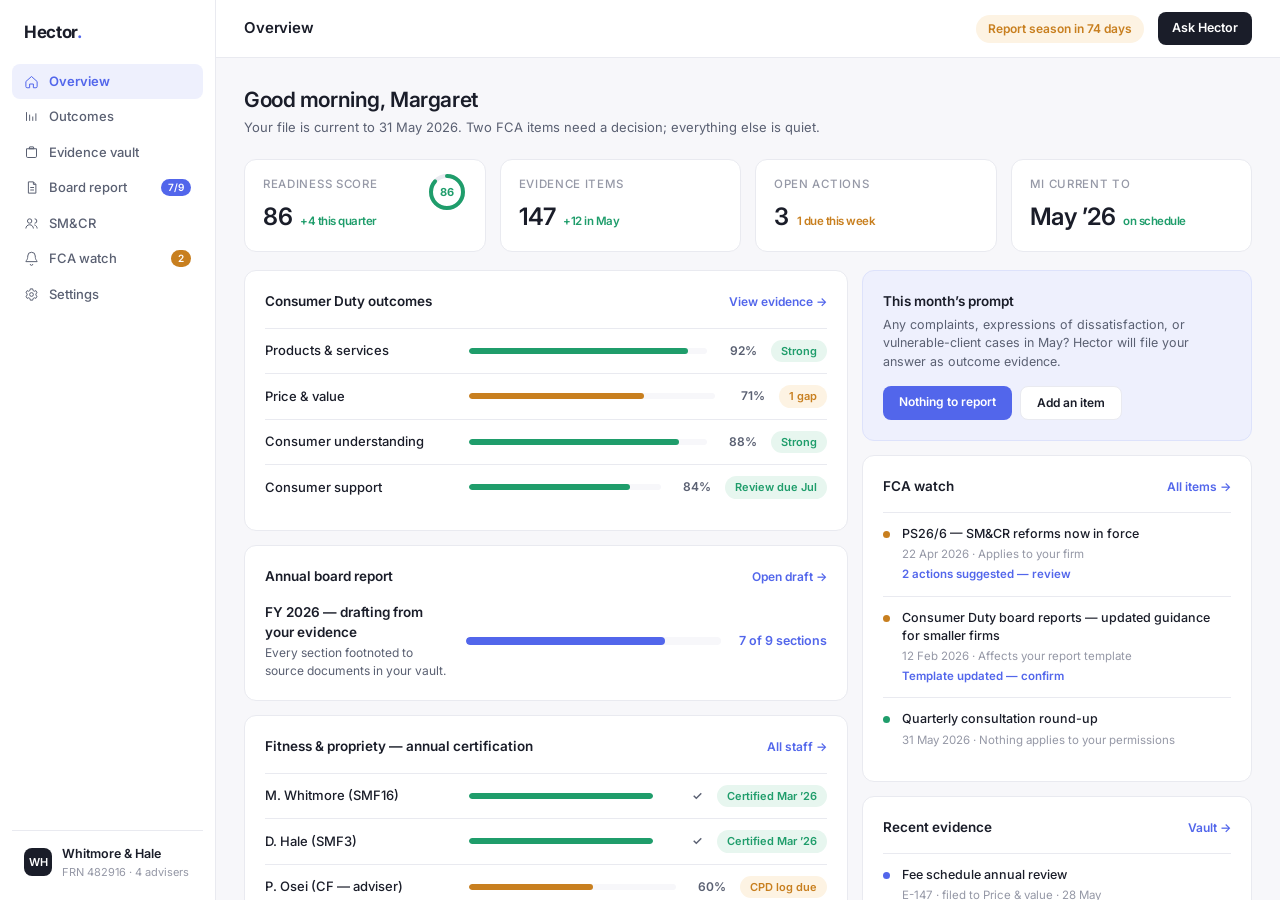
<file: hector/mockups/dashboard.html>
<!DOCTYPE html>
<html lang="en-GB">
<head>
<meta charset="UTF-8">
<title>Hector — Overview</title>
<link rel="preconnect" href="https://fonts.googleapis.com">
<link href="https://fonts.googleapis.com/css2?family=Inter:wght@400;500;600;700&display=swap" rel="stylesheet">
<style>
  :root {
    --bg: #f7f7fa;
    --panel: #ffffff;
    --ink: #1a1d29;
    --soft: #5a6072;
    --faint: #9598a6;
    --line: #e9eaf0;
    --accent: #5266eb;
    --accent-soft: #eef0fd;
    --green: #1f9d6b;
    --green-soft: #e7f6ef;
    --amber: #c87f1f;
    --amber-soft: #fdf3e3;
  }
  * { margin:0; padding:0; box-sizing:border-box; }
  body {
    font-family:'Inter',-apple-system,sans-serif;
    background:var(--bg); color:var(--ink);
    font-size:13px; line-height:1.5;
    -webkit-font-smoothing:antialiased;
    display:flex; height:100vh; overflow:hidden;
  }

  /* sidebar */
  aside {
    width:216px; flex-shrink:0;
    background:var(--panel); border-right:1px solid var(--line);
    display:flex; flex-direction:column;
    padding:20px 12px;
  }
  .brand { font-size:17px; font-weight:700; letter-spacing:-0.02em; padding:0 12px 18px; }
  .brand span { color:var(--accent); }
  .nav-group { margin-bottom:6px; }
  .nav-item {
    display:flex; align-items:center; gap:10px;
    padding:8px 12px; border-radius:8px;
    color:var(--soft); font-weight:500; font-size:13px;
  }
  .nav-item svg { width:15px; height:15px; stroke:currentColor; stroke-width:1.6; fill:none; }
  .nav-item.active { background:var(--accent-soft); color:var(--accent); font-weight:600; }
  .nav-item .badge {
    margin-left:auto; background:var(--accent); color:#fff;
    font-size:10px; font-weight:600; padding:1px 7px; border-radius:100px;
  }
  .firm {
    margin-top:auto; border-top:1px solid var(--line); padding:14px 12px 0;
    display:flex; align-items:center; gap:10px;
  }
  .firm .avatar {
    width:28px; height:28px; border-radius:8px; background:var(--ink); color:#fff;
    display:flex; align-items:center; justify-content:center; font-size:11px; font-weight:600;
  }
  .firm .n { font-weight:600; font-size:12.5px; }
  .firm .r { font-size:11px; color:var(--faint); }

  /* main */
  main { flex:1; overflow:auto; }
  .topbar {
    height:58px; background:var(--panel); border-bottom:1px solid var(--line);
    display:flex; align-items:center; justify-content:space-between;
    padding:0 28px;
  }
  .topbar h1 { font-size:15px; font-weight:600; letter-spacing:-0.01em; }
  .top-right { display:flex; align-items:center; gap:14px; }
  .season {
    font-size:12px; font-weight:600; color:var(--amber);
    background:var(--amber-soft); padding:5px 12px; border-radius:100px;
  }
  .btn-sm {
    font-size:12.5px; font-weight:600; color:#fff; background:var(--ink);
    padding:7px 14px; border-radius:8px;
  }

  .content { padding:26px 28px 40px; max-width:1080px; }
  .greeting { margin-bottom:22px; }
  .greeting h2 { font-size:21px; font-weight:600; letter-spacing:-0.02em; }
  .greeting p { color:var(--soft); font-size:13px; margin-top:2px; }

  /* stat row */
  .stats { display:grid; grid-template-columns:repeat(4,1fr); gap:14px; margin-bottom:18px; }
  .stat {
    background:var(--panel); border:1px solid var(--line); border-radius:12px;
    padding:16px 18px;
  }
  .stat .l { font-size:11.5px; font-weight:500; color:var(--faint); text-transform:uppercase; letter-spacing:.06em; }
  .stat .v { font-size:24px; font-weight:600; letter-spacing:-0.02em; margin-top:6px; display:flex; align-items:baseline; gap:8px; }
  .stat .d { font-size:11.5px; font-weight:600; }
  .stat .d.up { color:var(--green); }
  .stat .d.warn { color:var(--amber); }
  .ring { position:relative; width:40px; height:40px; float:right; margin-top:-4px; }
  .ring svg { transform:rotate(-90deg); }
  .ring .num { position:absolute; inset:0; display:flex; align-items:center; justify-content:center; font-size:11px; font-weight:700; color:var(--green); }

  .cols { display:grid; grid-template-columns:1.55fr 1fr; gap:14px; }
  .panel {
    background:var(--panel); border:1px solid var(--line); border-radius:12px;
    padding:20px; margin-bottom:14px;
  }
  .panel-head { display:flex; justify-content:space-between; align-items:baseline; margin-bottom:16px; }
  .panel-head h3 { font-size:13.5px; font-weight:600; }
  .panel-head a { font-size:12px; color:var(--accent); font-weight:600; text-decoration:none; }

  /* outcomes */
  .outcome { display:flex; align-items:center; gap:14px; padding:11px 0; border-top:1px solid var(--line); }
  .outcome:first-of-type { border-top:none; }
  .outcome .name { width:190px; font-weight:500; font-size:13px; }
  .outcome .bar { flex:1; height:6px; background:var(--bg); border-radius:4px; overflow:hidden; }
  .outcome .bar i { display:block; height:100%; border-radius:4px; background:var(--green); }
  .outcome .pct { width:36px; text-align:right; font-size:12px; font-weight:600; color:var(--soft); }
  .chip { font-size:11px; font-weight:600; padding:3px 10px; border-radius:100px; white-space:nowrap; }
  .chip.ok { color:var(--green); background:var(--green-soft); }
  .chip.gap { color:var(--amber); background:var(--amber-soft); }

  /* report progress */
  .report-row { display:flex; align-items:center; gap:18px; }
  .report-row .meta { flex:1; }
  .report-row .meta .t { font-weight:600; font-size:13.5px; }
  .report-row .meta .s { font-size:12px; color:var(--soft); margin-top:2px; }
  .progress { flex:1.4; height:8px; background:var(--bg); border-radius:4px; overflow:hidden; }
  .progress i { display:block; height:100%; width:78%; background:var(--accent); border-radius:4px; }
  .report-row .count { font-size:12.5px; font-weight:600; color:var(--accent); white-space:nowrap; }

  /* feed */
  .feed-item { display:flex; gap:12px; padding:12px 0; border-top:1px solid var(--line); }
  .feed-item:first-of-type { border-top:none; padding-top:0; }
  .feed-dot { width:7px; height:7px; border-radius:50%; margin-top:6px; flex-shrink:0; }
  .feed-item .t { font-weight:500; font-size:12.5px; line-height:1.45; }
  .feed-item .m { font-size:11.5px; color:var(--faint); margin-top:3px; }
  .feed-item .act { font-size:11.5px; color:var(--accent); font-weight:600; margin-top:3px; }

  /* prompt card */
  .prompt { background:var(--accent-soft); border:1px solid #dde2fb; }
  .prompt .q { font-weight:600; font-size:13.5px; margin-bottom:4px; }
  .prompt p { font-size:12.5px; color:var(--soft); margin-bottom:14px; }
  .prompt .row { display:flex; gap:8px; }
  .pbtn { font-size:12px; font-weight:600; padding:7px 16px; border-radius:8px; }
  .pbtn.yes { background:var(--accent); color:#fff; }
  .pbtn.no { background:#fff; color:var(--ink); border:1px solid var(--line); }
</style>
</head>
<body>

<aside>
  <div class="brand">Hector<span>.</span></div>
  <div class="nav-group">
    <div class="nav-item active"><svg viewBox="0 0 24 24"><path d="M3 12l9-8 9 8v8a2 2 0 01-2 2h-4v-6h-6v6H5a2 2 0 01-2-2z"/></svg>Overview</div>
    <div class="nav-item"><svg viewBox="0 0 24 24"><path d="M4 19V5m5 14V9m5 10v-7m5 7V7"/></svg>Outcomes</div>
    <div class="nav-item"><svg viewBox="0 0 24 24"><path d="M4 6h16M4 6v12a2 2 0 002 2h12a2 2 0 002-2V6M9 3h6l1 3H8z"/></svg>Evidence vault</div>
    <div class="nav-item"><svg viewBox="0 0 24 24"><path d="M7 3h8l4 4v14H7zM15 3v4h4M10 12h6m-6 4h6"/></svg>Board report<span class="badge">7/9</span></div>
    <div class="nav-item"><svg viewBox="0 0 24 24"><circle cx="9" cy="8" r="3.5"/><path d="M3 20c0-3.3 2.7-6 6-6s6 2.7 6 6M17 4.5a3.5 3.5 0 010 7M21 20c0-2.8-1.9-5.1-4.5-5.8"/></svg>SM&amp;CR</div>
    <div class="nav-item"><svg viewBox="0 0 24 24"><path d="M18 8a6 6 0 10-12 0c0 7-3 7-3 9h18c0-2-3-2-3-9M10 21a2 2 0 004 0"/></svg>FCA watch<span class="badge" style="background:#c87f1f">2</span></div>
    <div class="nav-item"><svg viewBox="0 0 24 24"><circle cx="12" cy="12" r="3"/><path d="M19 12a7 7 0 01-.1 1.2l2 1.6-2 3.4-2.4-1a7 7 0 01-2 1.2L14 21h-4l-.4-2.6a7 7 0 01-2-1.2l-2.5 1-2-3.4 2-1.6A7 7 0 015 12c0-.4 0-.8.1-1.2l-2-1.6 2-3.4 2.4 1a7 7 0 012-1.2L10 3h4l.4 2.6a7 7 0 012 1.2l2.5-1 2 3.4-2 1.6c0 .4.1.8.1 1.2z"/></svg>Settings</div>
  </div>
  <div class="firm">
    <div class="avatar">WH</div>
    <div>
      <div class="n">Whitmore &amp; Hale</div>
      <div class="r">FRN 482916 · 4 advisers</div>
    </div>
  </div>
</aside>

<main>
  <div class="topbar">
    <h1>Overview</h1>
    <div class="top-right">
      <span class="season">Report season in 74 days</span>
      <span class="btn-sm">Ask Hector</span>
    </div>
  </div>

  <div class="content">
    <div class="greeting">
      <h2>Good morning, Margaret</h2>
      <p>Your file is current to 31 May 2026. Two FCA items need a decision; everything else is quiet.</p>
    </div>

    <div class="stats">
      <div class="stat">
        <div class="ring">
          <svg width="40" height="40"><circle cx="20" cy="20" r="16" stroke="#e9eaf0" stroke-width="4" fill="none"/><circle cx="20" cy="20" r="16" stroke="#1f9d6b" stroke-width="4" fill="none" stroke-dasharray="100.5" stroke-dashoffset="14" stroke-linecap="round"/></svg>
          <div class="num">86</div>
        </div>
        <div class="l">Readiness score</div>
        <div class="v">86<span class="d up">+4 this quarter</span></div>
      </div>
      <div class="stat">
        <div class="l">Evidence items</div>
        <div class="v">147<span class="d up">+12 in May</span></div>
      </div>
      <div class="stat">
        <div class="l">Open actions</div>
        <div class="v">3<span class="d warn">1 due this week</span></div>
      </div>
      <div class="stat">
        <div class="l">MI current to</div>
        <div class="v">May ’26<span class="d up">on schedule</span></div>
      </div>
    </div>

    <div class="cols">
      <div>
        <div class="panel">
          <div class="panel-head"><h3>Consumer Duty outcomes</h3><a href="#">View evidence →</a></div>
          <div class="outcome">
            <span class="name">Products &amp; services</span>
            <div class="bar"><i style="width:92%"></i></div>
            <span class="pct">92%</span>
            <span class="chip ok">Strong</span>
          </div>
          <div class="outcome">
            <span class="name">Price &amp; value</span>
            <div class="bar"><i style="width:71%; background:#c87f1f"></i></div>
            <span class="pct">71%</span>
            <span class="chip gap">1 gap</span>
          </div>
          <div class="outcome">
            <span class="name">Consumer understanding</span>
            <div class="bar"><i style="width:88%"></i></div>
            <span class="pct">88%</span>
            <span class="chip ok">Strong</span>
          </div>
          <div class="outcome">
            <span class="name">Consumer support</span>
            <div class="bar"><i style="width:84%"></i></div>
            <span class="pct">84%</span>
            <span class="chip ok">Review due Jul</span>
          </div>
        </div>

        <div class="panel">
          <div class="panel-head"><h3>Annual board report</h3><a href="#">Open draft →</a></div>
          <div class="report-row">
            <div class="meta">
              <div class="t">FY 2026 — drafting from your evidence</div>
              <div class="s">Every section footnoted to source documents in your vault.</div>
            </div>
            <div class="progress"><i></i></div>
            <div class="count">7 of 9 sections</div>
          </div>
        </div>

        <div class="panel">
          <div class="panel-head"><h3>Fitness &amp; propriety — annual certification</h3><a href="#">All staff →</a></div>
          <div class="outcome">
            <span class="name">M. Whitmore (SMF16)</span>
            <div class="bar"><i style="width:100%"></i></div>
            <span class="pct">✓</span>
            <span class="chip ok">Certified Mar ’26</span>
          </div>
          <div class="outcome">
            <span class="name">D. Hale (SMF3)</span>
            <div class="bar"><i style="width:100%"></i></div>
            <span class="pct">✓</span>
            <span class="chip ok">Certified Mar ’26</span>
          </div>
          <div class="outcome">
            <span class="name">P. Osei (CF — adviser)</span>
            <div class="bar"><i style="width:60%; background:#c87f1f"></i></div>
            <span class="pct">60%</span>
            <span class="chip gap">CPD log due</span>
          </div>
        </div>
      </div>

      <div>
        <div class="panel prompt">
          <div class="q">This month’s prompt</div>
          <p>Any complaints, expressions of dissatisfaction, or vulnerable-client cases in May? Hector will file your answer as outcome evidence.</p>
          <div class="row"><span class="pbtn yes">Nothing to report</span><span class="pbtn no">Add an item</span></div>
        </div>

        <div class="panel">
          <div class="panel-head"><h3>FCA watch</h3><a href="#">All items →</a></div>
          <div class="feed-item">
            <span class="feed-dot" style="background:#c87f1f"></span>
            <div>
              <div class="t">PS26/6 — SM&amp;CR reforms now in force</div>
              <div class="m">22 Apr 2026 · Applies to your firm</div>
              <div class="act">2 actions suggested — review</div>
            </div>
          </div>
          <div class="feed-item">
            <span class="feed-dot" style="background:#c87f1f"></span>
            <div>
              <div class="t">Consumer Duty board reports — updated guidance for smaller firms</div>
              <div class="m">12 Feb 2026 · Affects your report template</div>
              <div class="act">Template updated — confirm</div>
            </div>
          </div>
          <div class="feed-item">
            <span class="feed-dot" style="background:#1f9d6b"></span>
            <div>
              <div class="t">Quarterly consultation round-up</div>
              <div class="m">31 May 2026 · Nothing applies to your permissions</div>
            </div>
          </div>
        </div>

        <div class="panel">
          <div class="panel-head"><h3>Recent evidence</h3><a href="#">Vault →</a></div>
          <div class="feed-item">
            <span class="feed-dot" style="background:#5266eb"></span>
            <div>
              <div class="t">Fee schedule annual review</div>
              <div class="m">E-147 · filed to Price &amp; value · 28 May</div>
            </div>
          </div>
          <div class="feed-item">
            <span class="feed-dot" style="background:#5266eb"></span>
            <div>
              <div class="t">Client letter readability check — Q2 batch</div>
              <div class="m">E-146 · filed to Consumer understanding · 24 May</div>
            </div>
          </div>
          <div class="feed-item">
            <span class="feed-dot" style="background:#5266eb"></span>
            <div>
              <div class="t">File review — pension transfer (DH-2204)</div>
              <div class="m">E-145 · filed to Products &amp; services · 19 May</div>
            </div>
          </div>
        </div>
      </div>
    </div>
  </div>
</main>

</body>
</html>
</file>
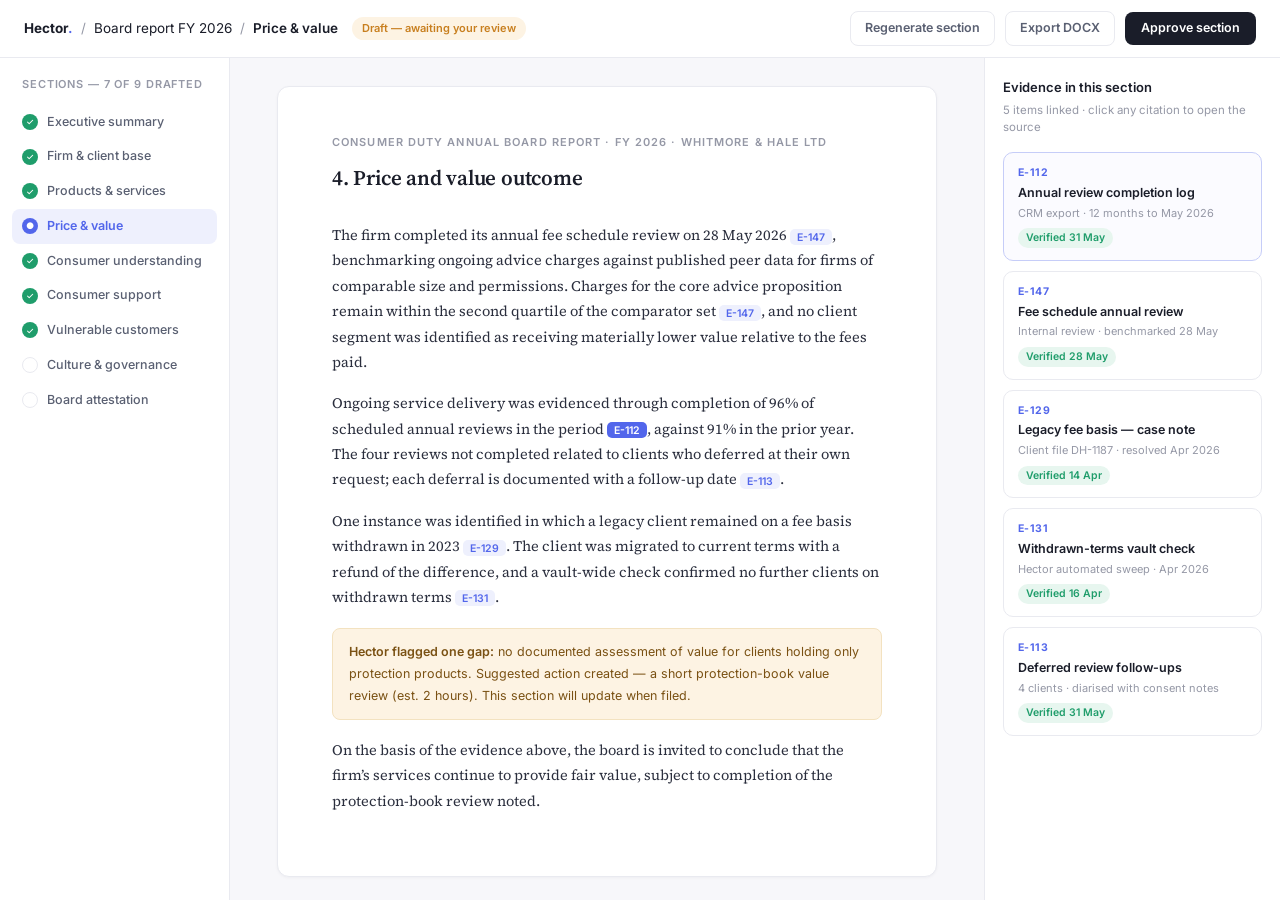
<file: hector/mockups/report.html>
<!DOCTYPE html>
<html lang="en-GB">
<head>
<meta charset="UTF-8">
<title>Hector — Board report</title>
<link rel="preconnect" href="https://fonts.googleapis.com">
<link href="https://fonts.googleapis.com/css2?family=Inter:wght@400;500;600;700&family=Source+Serif+4:opsz,wght@8..60,400;8..60,600&display=swap" rel="stylesheet">
<style>
  :root {
    --bg: #f7f7fa; --panel: #fff; --ink: #1a1d29; --soft: #5a6072; --faint: #9598a6;
    --line: #e9eaf0; --accent: #5266eb; --accent-soft: #eef0fd;
    --green: #1f9d6b; --green-soft: #e7f6ef; --amber: #c87f1f; --amber-soft: #fdf3e3;
  }
  * { margin:0; padding:0; box-sizing:border-box; }
  body {
    font-family:'Inter',-apple-system,sans-serif; background:var(--bg); color:var(--ink);
    font-size:13px; line-height:1.5; -webkit-font-smoothing:antialiased;
    height:100vh; overflow:hidden; display:flex; flex-direction:column;
  }
  .topbar {
    height:58px; background:var(--panel); border-bottom:1px solid var(--line);
    display:flex; align-items:center; justify-content:space-between; padding:0 24px; flex-shrink:0;
  }
  .crumb { display:flex; align-items:center; gap:8px; font-size:13.5px; }
  .crumb .brand { font-weight:700; }
  .crumb .brand span { color:var(--accent); }
  .crumb .sep { color:var(--faint); }
  .crumb .here { font-weight:600; }
  .crumb .draft {
    font-size:11px; font-weight:600; color:var(--amber); background:var(--amber-soft);
    padding:3px 10px; border-radius:100px; margin-left:6px;
  }
  .top-actions { display:flex; gap:10px; align-items:center; }
  .ghost { font-size:12.5px; font-weight:600; color:var(--soft); border:1px solid var(--line); padding:7px 14px; border-radius:8px; background:#fff; }
  .primary { font-size:12.5px; font-weight:600; color:#fff; background:var(--ink); padding:7px 16px; border-radius:8px; }

  .body { flex:1; display:flex; overflow:hidden; }

  /* sections rail */
  .rail { width:230px; flex-shrink:0; border-right:1px solid var(--line); background:var(--panel); padding:18px 12px; overflow:auto; }
  .rail .h { font-size:11px; font-weight:600; letter-spacing:.08em; text-transform:uppercase; color:var(--faint); padding:0 10px 12px; }
  .sec { display:flex; align-items:center; gap:9px; padding:8px 10px; border-radius:8px; font-size:12.5px; font-weight:500; color:var(--soft); }
  .sec .st { width:16px; height:16px; border-radius:50%; flex-shrink:0; display:flex; align-items:center; justify-content:center; font-size:9px; color:#fff; }
  .sec .st.done { background:var(--green); }
  .sec .st.now { background:var(--accent); }
  .sec .st.todo { background:#fff; border:1.5px solid var(--line); }
  .sec.active { background:var(--accent-soft); color:var(--accent); font-weight:600; }

  /* document */
  .doc-area { flex:1; overflow:auto; padding:28px 36px; }
  .doc {
    max-width:660px; margin:0 auto; background:var(--panel);
    border:1px solid var(--line); border-radius:12px; padding:46px 54px;
    box-shadow:0 1px 3px rgba(26,29,41,.04);
    font-family:'Source Serif 4', Georgia, serif; font-size:14.5px; line-height:1.75;
  }
  .doc .doc-eyebrow { font-family:'Inter',sans-serif; font-size:11px; font-weight:600; letter-spacing:.1em; text-transform:uppercase; color:var(--faint); margin-bottom:8px; }
  .doc h1 { font-size:21px; font-weight:600; letter-spacing:-0.01em; margin-bottom:26px; }
  .doc p { margin-bottom:16px; color:#2a2e3d; }
  .cite {
    font-family:'Inter',sans-serif; font-size:10.5px; font-weight:600;
    color:var(--accent); background:var(--accent-soft);
    padding:1.5px 7px; border-radius:5px; white-space:nowrap; cursor:pointer;
  }
  .cite.hl { background:var(--accent); color:#fff; }
  .doc .gap-note {
    font-family:'Inter',sans-serif; font-size:12.5px;
    background:var(--amber-soft); border:1px solid #f3e2c0; border-radius:8px;
    padding:12px 16px; color:#7a5113; margin:18px 0;
  }
  .doc .gap-note b { font-weight:600; }

  /* evidence rail */
  .evid { width:296px; flex-shrink:0; border-left:1px solid var(--line); background:var(--panel); padding:20px 18px; overflow:auto; }
  .evid .h { font-size:13px; font-weight:600; margin-bottom:4px; }
  .evid .sub { font-size:11.5px; color:var(--faint); margin-bottom:16px; }
  .ecard { border:1px solid var(--line); border-radius:10px; padding:12px 14px; margin-bottom:10px; }
  .ecard.linked { border-color:#c6cdf8; background:#fbfbff; }
  .ecard .id { font-size:10.5px; font-weight:700; color:var(--accent); letter-spacing:.04em; }
  .ecard .t { font-size:12.5px; font-weight:600; margin:3px 0 2px; }
  .ecard .m { font-size:11px; color:var(--faint); }
  .ecard .tag { display:inline-block; margin-top:7px; font-size:10.5px; font-weight:600; color:var(--green); background:var(--green-soft); padding:2px 8px; border-radius:100px; }
</style>
</head>
<body>

<div class="topbar">
  <div class="crumb">
    <span class="brand">Hector<span>.</span></span>
    <span class="sep">/</span>
    <span>Board report FY 2026</span>
    <span class="sep">/</span>
    <span class="here">Price &amp; value</span>
    <span class="draft">Draft — awaiting your review</span>
  </div>
  <div class="top-actions">
    <span class="ghost">Regenerate section</span>
    <span class="ghost">Export DOCX</span>
    <span class="primary">Approve section</span>
  </div>
</div>

<div class="body">
  <div class="rail">
    <div class="h">Sections — 7 of 9 drafted</div>
    <div class="sec"><span class="st done">✓</span>Executive summary</div>
    <div class="sec"><span class="st done">✓</span>Firm &amp; client base</div>
    <div class="sec"><span class="st done">✓</span>Products &amp; services</div>
    <div class="sec active"><span class="st now">●</span>Price &amp; value</div>
    <div class="sec"><span class="st done">✓</span>Consumer understanding</div>
    <div class="sec"><span class="st done">✓</span>Consumer support</div>
    <div class="sec"><span class="st done">✓</span>Vulnerable customers</div>
    <div class="sec"><span class="st todo"></span>Culture &amp; governance</div>
    <div class="sec"><span class="st todo"></span>Board attestation</div>
  </div>

  <div class="doc-area">
    <div class="doc">
      <div class="doc-eyebrow">Consumer Duty annual board report · FY 2026 · Whitmore &amp; Hale Ltd</div>
      <h1>4. Price and value outcome</h1>
      <p>The firm completed its annual fee schedule review on 28 May 2026 <span class="cite">E-147</span>, benchmarking ongoing advice charges against published peer data for firms of comparable size and permissions. Charges for the core advice proposition remain within the second quartile of the comparator set <span class="cite">E-147</span>, and no client segment was identified as receiving materially lower value relative to the fees paid.</p>
      <p>Ongoing service delivery was evidenced through completion of 96% of scheduled annual reviews in the period <span class="cite hl">E-112</span>, against 91% in the prior year. The four reviews not completed related to clients who deferred at their own request; each deferral is documented with a follow-up date <span class="cite">E-113</span>.</p>
      <p>One instance was identified in which a legacy client remained on a fee basis withdrawn in 2023 <span class="cite">E-129</span>. The client was migrated to current terms with a refund of the difference, and a vault-wide check confirmed no further clients on withdrawn terms <span class="cite">E-131</span>.</p>
      <div class="gap-note"><b>Hector flagged one gap:</b> no documented assessment of value for clients holding only protection products. Suggested action created — a short protection-book value review (est. 2 hours). This section will update when filed.</div>
      <p>On the basis of the evidence above, the board is invited to conclude that the firm’s services continue to provide fair value, subject to completion of the protection-book review noted.</p>
    </div>
  </div>

  <div class="evid">
    <div class="h">Evidence in this section</div>
    <div class="sub">5 items linked · click any citation to open the source</div>
    <div class="ecard linked">
      <div class="id">E-112</div>
      <div class="t">Annual review completion log</div>
      <div class="m">CRM export · 12 months to May 2026</div>
      <span class="tag">Verified 31 May</span>
    </div>
    <div class="ecard">
      <div class="id">E-147</div>
      <div class="t">Fee schedule annual review</div>
      <div class="m">Internal review · benchmarked 28 May</div>
      <span class="tag">Verified 28 May</span>
    </div>
    <div class="ecard">
      <div class="id">E-129</div>
      <div class="t">Legacy fee basis — case note</div>
      <div class="m">Client file DH-1187 · resolved Apr 2026</div>
      <span class="tag">Verified 14 Apr</span>
    </div>
    <div class="ecard">
      <div class="id">E-131</div>
      <div class="t">Withdrawn-terms vault check</div>
      <div class="m">Hector automated sweep · Apr 2026</div>
      <span class="tag">Verified 16 Apr</span>
    </div>
    <div class="ecard">
      <div class="id">E-113</div>
      <div class="t">Deferred review follow-ups</div>
      <div class="m">4 clients · diarised with consent notes</div>
      <span class="tag">Verified 31 May</span>
    </div>
  </div>
</div>

</body>
</html>
</file>
